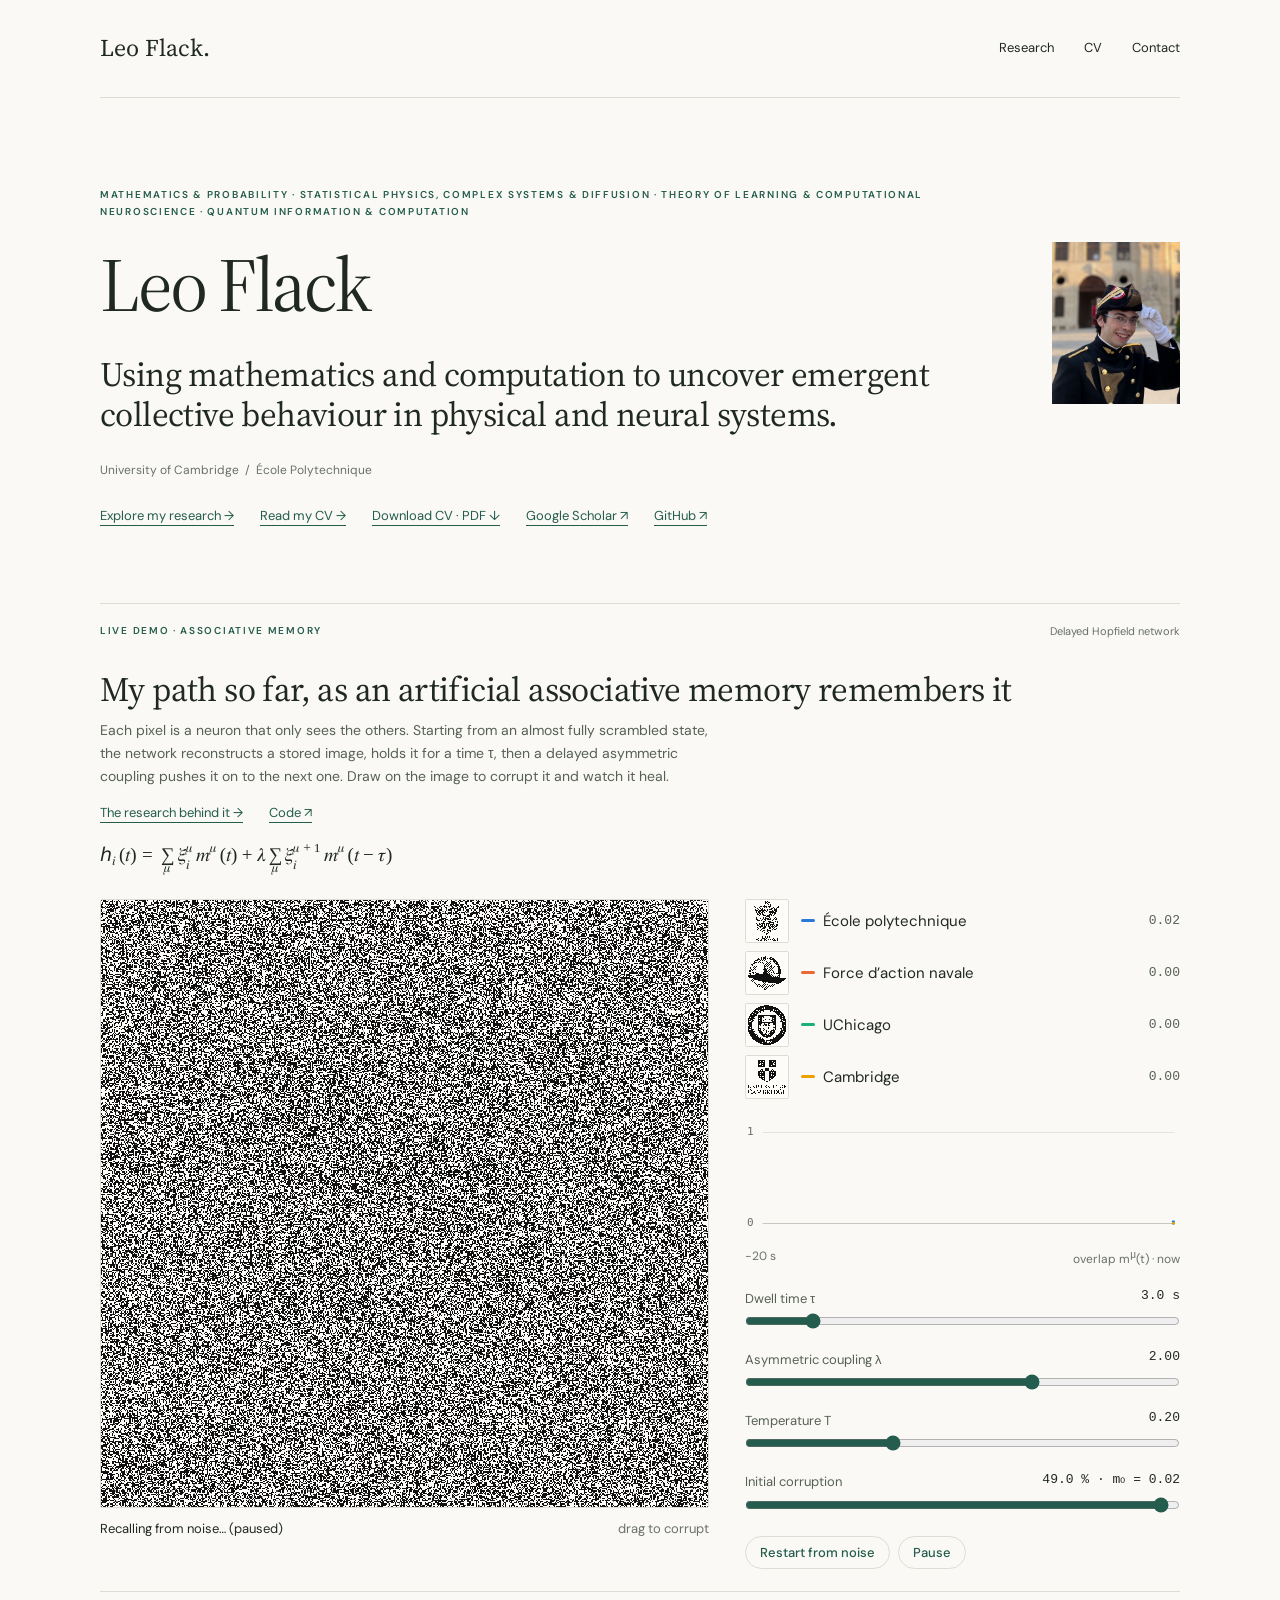
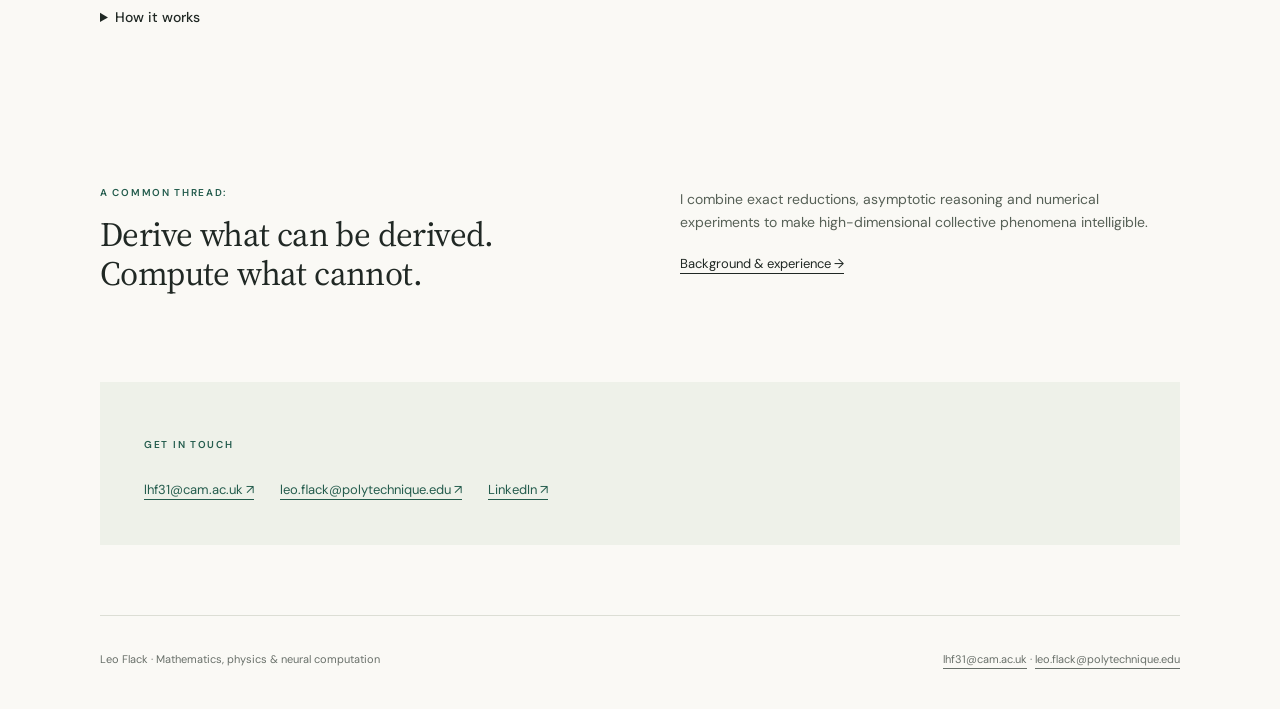
<file: index.html>
<!DOCTYPE html><html lang="en"><head><meta charSet="utf-8"/><meta name="viewport" content="width=device-width, initial-scale=1"/><link rel="preload" href="/leo-flack-portrait.jpg" as="image"/><link rel="stylesheet" href="/_next/static/css/index.B1SBXD-2.css" data-rsc-css-href="/_next/static/css/index.B1SBXD-2.css" data-precedence="vite-rsc/importer-resources"/><link rel="modulepreload" fetchPriority="low" href="/_next/static/chunks/index-D9K2POFD.js"/><script src="/_next/static/chunks/rolldown-runtime-C60lm6uB.js" type="module" async=""></script><script src="/_next/static/chunks/framework-BgSIrAUN.js" type="module" async=""></script><link rel="modulepreload" href="/_next/static/chunks/layout-segment-context-DqpqAu_x.js" crossorigin=""/><title>Leo Flack | Mathematics, Statistical Physics &amp; Neural Computation</title><meta name="description" content="Leo Flack is a mathematics student at the University of Cambridge and École Polytechnique working on probability, statistical physics, neural computation and quantum information."/><meta name="robots" content="index, follow"/><meta name="googlebot" content="index, follow, max-image-preview:large, max-snippet:-1, max-video-preview:-1"/><meta property="og:title" content="Leo Flack | Mathematics, Statistical Physics &amp; Neural Computation"/><meta property="og:description" content="Leo Flack is a mathematics student at the University of Cambridge and École Polytechnique working on probability, statistical physics, neural computation and quantum information."/><meta property="og:url" content="https://leof333.github.io"/><meta property="og:site_name" content="Leo Flack"/><meta property="og:type" content="website"/><meta name="twitter:card" content="summary"/><meta name="twitter:title" content="Leo Flack | Mathematics, Statistical Physics &amp; Neural Computation"/><meta name="twitter:description" content="Leo Flack is a mathematics student at the University of Cambridge and École Polytechnique working on probability, statistical physics, neural computation and quantum information."/><link rel="shortcut icon" href="/favicon.svg"/><link rel="icon" href="/favicon.svg"/><link rel="canonical" href="https://leof333.github.io"/><script>Object.assign(((self[Symbol.for("vinext.navigationRuntime")]??={bootstrap:{routeManifest:null},functions:{}}).bootstrap.rsc??={rsc:[]}),{params:{},nav:{"pathname":"/","searchParams":[]}})</script><link rel="modulepreload" href="/_next/static/chunks/index-D9K2POFD.js" />
</head><body><a class="skip" href="#main">Skip to content</a><header><a class="wordmark" href="/">Leo Flack.</a><nav aria-label="Main navigation"><a href="/research.html">Research</a><a href="/cv.html">CV</a><a href="/#contact">Contact</a></nav></header><script type="application/ld+json">{"@context":"https://schema.org","@type":"ProfilePage","@id":"https://leof333.github.io/#profile","url":"https://leof333.github.io/","name":"Leo Flack — Research Profile","mainEntity":{"@type":"Person","@id":"https://leof333.github.io/#leo-flack","name":"Leo Flack","url":"https://leof333.github.io/","image":"https://leof333.github.io/leo-flack-portrait.jpg","description":"Leo Flack is a mathematics student at the University of Cambridge and École Polytechnique working on probability, statistical physics, neural computation and quantum information.","affiliation":[{"@type":"CollegeOrUniversity","name":"University of Cambridge","url":"https://www.cam.ac.uk/"},{"@type":"CollegeOrUniversity","name":"École Polytechnique","url":"https://www.polytechnique.edu/"}],"sameAs":["https://github.com/leoF333","https://www.linkedin.com/in/leoflack/","https://scholar.google.com/citations?user=XdcAmPsAAAAJ&hl=fr&oi=ao"],"knowsAbout":["Probability","Statistical physics","Theory of learning","Computational neuroscience","Quantum information and computation"]}}</script><main id="main"><section class="intro"><div class="intro-copy"><p class="eyebrow">MATHEMATICS &amp; PROBABILITY · STATISTICAL PHYSICS, COMPLEX SYSTEMS &amp; DIFFUSION · THEORY OF LEARNING &amp; COMPUTATIONAL NEUROSCIENCE · QUANTUM INFORMATION &amp; COMPUTATION</p><h1>Leo Flack</h1><p class="lead">Using mathematics and computation to uncover emergent collective behaviour in physical and neural systems.</p><p class="affiliation">University of Cambridge  /  École Polytechnique</p><div class="links"><a href="/research.html">Explore my research →</a><a href="/cv.html">Read my CV →</a><a href="/documents/leo-flack-cv.pdf" download="Resume Leo Flack.pdf">Download CV · PDF ↓</a><a href="https://scholar.google.com/citations?user=XdcAmPsAAAAJ&amp;hl=fr&amp;oi=ao">Google Scholar ↗</a><a href="https://github.com/leoF333">GitHub ↗</a></div></div><figure class="portrait"><img src="/leo-flack-portrait.jpg" alt="Leo Flack" width="390" height="493"/></figure></section><div id="hopfield-demo-mount"></div><section class="about"><div><p class="eyebrow">A COMMON THREAD:</p><h2>Derive what can be derived.<br/>Compute what cannot.</h2></div><div><p>I combine exact reductions, asymptotic reasoning and numerical experiments to make high-dimensional collective phenomena intelligible.</p><a href="/cv.html">Background &amp; experience →</a></div></section><section id="contact" class="contact"><p class="eyebrow">GET IN TOUCH</p><div class="links"><a href="mailto:lhf31@cam.ac.uk">lhf31@cam.ac.uk ↗</a><a href="mailto:leo.flack@polytechnique.edu">leo.flack@polytechnique.edu ↗</a><a href="https://www.linkedin.com/in/leoflack/">LinkedIn ↗</a></div></section></main><footer><span>Leo Flack · Mathematics, physics &amp; neural computation</span><span><a href="mailto:lhf31@cam.ac.uk">lhf31@cam.ac.uk</a> · <a href="mailto:leo.flack@polytechnique.edu">leo.flack@polytechnique.edu</a></span></footer><script type="module" src="/_next/static/chunks/index-D9K2POFD.js" id="_R_" async=""></script><script>((self[Symbol.for("vinext.navigationRuntime")]??={bootstrap:{routeManifest:null},functions:{}}).bootstrap.rsc??={rsc:[]}).rsc.push("2:I[\"8c0f216c4604\",[],\"Children\",1]\n")</script><script>((self[Symbol.for("vinext.navigationRuntime")]??={bootstrap:{routeManifest:null},functions:{}}).bootstrap.rsc??={rsc:[]}).rsc.push("3:I[\"593f344dc510\",[],\"GlobalErrorBoundary\",1]\n")</script><script>((self[Symbol.for("vinext.navigationRuntime")]??={bootstrap:{routeManifest:null},functions:{}}).bootstrap.rsc??={rsc:[]}).rsc.push("4:I[\"0b874ad30386\",[],\"default\",1]\n")</script><script>((self[Symbol.for("vinext.navigationRuntime")]??={bootstrap:{routeManifest:null},functions:{}}).bootstrap.rsc??={rsc:[]}).rsc.push("5:I[\"593f344dc510\",[],\"ErrorBoundary\",1]\n")</script><script>((self[Symbol.for("vinext.navigationRuntime")]??={bootstrap:{routeManifest:null},functions:{}}).bootstrap.rsc??={rsc:[]}).rsc.push("6:I[\"15c18cfaeeff\",[],\"LayoutSegmentProvider\",1]\n")</script><script>((self[Symbol.for("vinext.navigationRuntime")]??={bootstrap:{routeManifest:null},functions:{}}).bootstrap.rsc??={rsc:[]}).rsc.push("7:I[\"8c0f216c4604\",[],\"Slot\",1]\n")</script><script>((self[Symbol.for("vinext.navigationRuntime")]??={bootstrap:{routeManifest:null},functions:{}}).bootstrap.rsc??={rsc:[]}).rsc.push("8:I[\"593f344dc510\",[],\"NotFoundBoundary\",1]\n")</script><script>((self[Symbol.for("vinext.navigationRuntime")]??={bootstrap:{routeManifest:null},functions:{}}).bootstrap.rsc??={rsc:[]}).rsc.push("9:I[\"9276801271d6\",[],\"AppRouterScrollTarget\",1]\n")</script><script>((self[Symbol.for("vinext.navigationRuntime")]??={bootstrap:{routeManifest:null},functions:{}}).bootstrap.rsc??={rsc:[]}).rsc.push("a:I[\"593f344dc510\",[],\"RedirectBoundary\",1]\n")</script><script>((self[Symbol.for("vinext.navigationRuntime")]??={bootstrap:{routeManifest:null},functions:{}}).bootstrap.rsc??={rsc:[]}).rsc.push(":HL[\"/_next/static/css/index.B1SBXD-2.css\",\"style\"     ]\n")</script><script>((self[Symbol.for("vinext.navigationRuntime")]??={bootstrap:{routeManifest:null},functions:{}}).bootstrap.rsc??={rsc:[]}).rsc.push("0:{\"__route\":\"route:/\",\"__interceptionContext\":null,\"__layoutIds\":[\"layout:/\"],\"__rootLayout\":\"/\",\"__sourcePage\":\"/page\",\"page:/\":\"$L1\",\"layout:/\":[[[[\"$\",\"link\",\"css:/_next/static/css/index.B1SBXD-2.css\",{\"rel\":\"stylesheet\",\"precedence\":\"vite-rsc/importer-resources\",\"href\":\"/_next/static/css/index.B1SBXD-2.css\",\"data-rsc-css-href\":\"/_next/static/css/index.B1SBXD-2.css\"}],\"$undefined\"],[\"$\",\"html\",null,{\"lang\":\"en\",\"children\":[\"$\",\"body\",null,{\"children\":[[\"$\",\"a\",null,{\"className\":\"skip\",\"href\":\"#main\",\"children\":\"Skip to content\"}],[\"$\",\"header\",null,{\"children\":[[\"$\",\"a\",null,{\"className\":\"wordmark\",\"href\":\"/\",\"children\":\"Leo Flack.\"}],[\"$\",\"nav\",null,{\"aria-label\":\"Main navigation\",\"children\":[[\"$\",\"a\",null,{\"href\":\"/research.html\",\"children\":\"Research\"}],[\"$\",\"a\",null,{\"href\":\"/cv.html\",\"children\":\"CV\"}],[\"$\",\"a\",null,{\"href\":\"/#contact\",\"children\":\"Contact\"}]]}]]}],[\"$\",\"$L2\",null,{}],[\"$\",\"footer\",null,{\"children\":[[\"$\",\"span\",null,{\"children\":\"Leo Flack · Mathematics, physics \u0026 neural computation\"}],[\"$\",\"span\",null,{\"children\":[[\"$\",\"a\",null,{\"href\":\"mailto:lhf31@cam.ac.uk\",\"children\":\"lhf31@cam.ac.uk\"}],\" · \",[\"$\",\"a\",null,{\"href\":\"mailto:leo.flack@polytechnique.edu\",\"children\":\"leo.flack@polytechnique.edu\"}]]}]]}]]}]}]],null],\"route:/\":[[[\"$\",\"meta\",null,{\"charSet\":\"utf-8\"}],[[\"$\",\"title\",\"0\",{\"children\":\"Leo Flack | Mathematics, Statistical Physics \u0026 Neural Computation\"}],[\"$\",\"meta\",\"1\",{\"name\":\"description\",\"content\":\"Leo Flack is a mathematics student at the University of Cambridge and École Polytechnique working on probability, statistical physics, neural computation and quantum information.\"}],[\"$\",\"meta\",\"2\",{\"name\":\"robots\",\"content\":\"index, follow\"}],[\"$\",\"meta\",\"3\",{\"name\":\"googlebot\",\"content\":\"index, follow, max-image-preview:large, max-snippet:-1, max-video-preview:-1\"}],[\"$\",\"meta\",\"4\",{\"property\":\"og:title\",\"content\":\"Leo Flack | Mathematics, Statistical Physics \u0026 Neural Computation\"}],[\"$\",\"meta\",\"5\",{\"property\":\"og:description\",\"content\":\"Leo Flack is a mathematics student at the University of Cambridge and École Polytechnique working on probability, statistical physics, neural computation and quantum information.\"}],[\"$\",\"meta\",\"6\",{\"property\":\"og:url\",\"content\":\"https://leof333.github.io\"}],[\"$\",\"meta\",\"7\",{\"property\":\"og:site_name\",\"content\":\"Leo Flack\"}],[\"$\",\"meta\",\"8\",{\"property\":\"og:type\",\"content\":\"website\"}],[\"$\",\"meta\",\"9\",{\"name\":\"twitter:card\",\"content\":\"summary\"}],[\"$\",\"meta\",\"10\",{\"name\":\"twitter:title\",\"content\":\"Leo Flack | Mathematics, Statistical Physics \u0026 Neural Computation\"}],[\"$\",\"meta\",\"11\",{\"name\":\"twitter:description\",\"content\":\"Leo Flack is a mathematics student at the University of Cambridge and École Polytechnique working on probability, statistical physics, neural computation and quantum information.\"}],[\"$\",\"link\",\"12\",{\"rel\":\"shortcut icon\",\"href\":\"/favicon.svg\"}],[\"$\",\"link\",\"13\",{\"rel\":\"icon\",\"href\":\"/favicon.svg\"}],[\"$\",\"link\",\"14\",{\"rel\":\"canonical\",\"href\":\"https://leof333.github.io\"}]],[[\"$\",\"meta\",\"0\",{\"name\":\"viewport\",\"content\":\"width=device-width, initial-scale=1\"}]]],[\"$\",\"$L3\",null,{\"fallback\":\"$4\",\"children\":[\"$\",\"$L5\",null,{\"fallback\":\"$4\",\"children\":[\"$\",\"$L6\",null,{\"providerId\":\"layout:/\",\"segmentMap\":{\"children\":[]},\"children\":[\"$\",\"$L7\",null,{\"id\":\"layout:/\",\"parallelSlots\":\"$undefined\",\"children\":[\"$\",\"$L8\",null,{\"resetKey\":\"\",\"fallback\":[\"$\",\"main\",null,{\"id\":\"main\",\"className\":\"detail\",\"children\":[[\"$\",\"p\",null,{\"className\":\"eyebrow\",\"children\":\"404\"}],[\"$\",\"h1\",null,{\"children\":\"Page not found.\"}],[\"$\",\"p\",null,{\"children\":[\"$\",\"a\",null,{\"href\":\"/\",\"children\":\"Return to the research homepage →\"}]}]]}],\"children\":[\"$\",\"$L8\",null,{\"resetKey\":\"\",\"fallback\":[\"$\",\"main\",null,{\"id\":\"main\",\"className\":\"detail\",\"children\":[[\"$\",\"p\",null,{\"className\":\"eyebrow\",\"children\":\"404\"}],[\"$\",\"h1\",null,{\"children\":\"Page not found.\"}],[\"$\",\"p\",null,{\"children\":[\"$\",\"a\",null,{\"href\":\"/\",\"children\":\"Return to the research homepage →\"}]}]]}],\"children\":[\"$\",\"$L9\",null,{\"children\":[\"$\",\"$La\",null,{\"children\":[[\"$\",\"$L6\",null,{\"providerId\":\"page:/\",\"segmentMap\":{\"children\":[\"__PAGE__\"]},\"children\":[\"$\",\"$L7\",null,{\"id\":\"page:/\"}]}],null]}]}]}]}]}]}]}]}],null,null],\"__layoutFlags\":{\"layout:/\":\"s\"},\"__artifactCompatibility\":{\"schemaVersion\":1,\"graphVersion\":\"app-route-graph:1177fd80f83fa7b0\",\"deploymentVersion\":\"716c0e6e-2c27-453c-b804-6c4b40044a8e\",\"appElementsSchemaVersion\":1,\"rscPayloadSchemaVersion\":1,\"rootBoundaryId\":\"/\",\"renderEpoch\":null},\"__renderObservation\":{\"schemaVersion\":1,\"output\":{\"kind\":\"app-rsc\",\"mountedSlotsFingerprint\":null,\"renderEpoch\":null,\"rootBoundaryId\":\"/\",\"routeId\":\"route:/\"},\"completeness\":\"partial\",\"boundaryOutcome\":{\"kind\":\"unknown\"},\"requestApis\":[{\"kind\":\"connection\",\"status\":\"unknown\"},{\"kind\":\"cookies\",\"status\":\"unknown\"},{\"kind\":\"draftMode\",\"status\":\"unknown\"},{\"kind\":\"headers\",\"status\":\"unknown\"},{\"kind\":\"params\",\"status\":\"unknown\"},{\"kind\":\"searchParams\",\"status\":\"unknown\"}],\"dynamicFetches\":[],\"cacheTags\":[\"/\",\"_N_T_/\",\"_N_T_/index\",\"_N_T_/layout\",\"_N_T_/page\"],\"pathTags\":[\"/\"],\"cacheability\":\"unknown\",\"downgrade\":{\"target\":\"freshRender\",\"reasons\":[{\"code\":\"CP_DOWNGRADE_CACHEABILITY_UNKNOWN\",\"target\":\"freshRender\"},{\"code\":\"CP_DOWNGRADE_INCOMPLETE_OBSERVATION\",\"completeness\":\"partial\",\"target\":\"freshRender\"},{\"code\":\"CP_DOWNGRADE_UNKNOWN_REQUEST_API\",\"requestApi\":\"connection\",\"target\":\"freshRender\"},{\"code\":\"CP_DOWNGRADE_UNKNOWN_REQUEST_API\",\"requestApi\":\"cookies\",\"target\":\"freshRender\"},{\"code\":\"CP_DOWNGRADE_UNKNOWN_REQUEST_API\",\"requestApi\":\"draftMode\",\"target\":\"freshRender\"},{\"code\":\"CP_DOWNGRADE_UNKNOWN_REQUEST_API\",\"requestApi\":\"headers\",\"target\":\"freshRender\"},{\"code\":\"CP_DOWNGRADE_UNKNOWN_REQUEST_API\",\"requestApi\":\"params\",\"target\":\"freshRender\"},{\"code\":\"CP_DOWNGRADE_UNKNOWN_REQUEST_API\",\"requestApi\":\"searchParams\",\"target\":\"freshRender\"}],\"fallback\":{\"kind\":\"breakerFallback\",\"code\":\"CP_PRIVATE_DYNAMIC_DOWNGRADE\",\"mode\":\"renderFresh\",\"scope\":\"affectedOutput\",\"fields\":{\"reasonCodes\":[\"CP_DOWNGRADE_CACHEABILITY_UNKNOWN\",\"CP_DOWNGRADE_INCOMPLETE_OBSERVATION\",\"CP_DOWNGRADE_UNKNOWN_REQUEST_API\",\"CP_DOWNGRADE_UNKNOWN_REQUEST_API\",\"CP_DOWNGRADE_UNKNOWN_REQUEST_API\",\"CP_DOWNGRADE_UNKNOWN_REQUEST_API\",\"CP_DOWNGRADE_UNKNOWN_REQUEST_API\",\"CP_DOWNGRADE_UNKNOWN_REQUEST_API\"],\"target\":\"freshRender\"}},\"isPublicCacheCandidate\":false}}}\n")</script><script>((self[Symbol.for("vinext.navigationRuntime")]??={bootstrap:{routeManifest:null},functions:{}}).bootstrap.rsc??={rsc:[]}).rsc.push(":HL[\"/leo-flack-portrait.jpg\",\"image\"]\n")</script><script>((self[Symbol.for("vinext.navigationRuntime")]??={bootstrap:{routeManifest:null},functions:{}}).bootstrap.rsc??={rsc:[]}).rsc.push("b:T424,")</script><script>((self[Symbol.for("vinext.navigationRuntime")]??={bootstrap:{routeManifest:null},functions:{}}).bootstrap.rsc??={rsc:[]}).rsc.push("{\"@context\":\"https://schema.org\",\"@type\":\"ProfilePage\",\"@id\":\"https://leof333.github.io/#profile\",\"url\":\"https://leof333.github.io/\",\"name\":\"Leo Flack — Research Profile\",\"mainEntity\":{\"@type\":\"Person\",\"@id\":\"https://leof333.github.io/#leo-flack\",\"name\":\"Leo Flack\",\"url\":\"https://leof333.github.io/\",\"image\":\"https://leof333.github.io/leo-flack-portrait.jpg\",\"description\":\"Leo Flack is a mathematics student at the University of Cambridge and École Polytechnique working on probability, statistical physics, neural computation and quantum information.\",\"affiliation\":[{\"@type\":\"CollegeOrUniversity\",\"name\":\"University of Cambridge\",\"url\":\"https://www.cam.ac.uk/\"},{\"@type\":\"CollegeOrUniversity\",\"name\":\"École Polytechnique\",\"url\":\"https://www.polytechnique.edu/\"}],\"sameAs\":[\"https://github.com/leoF333\",\"https://www.linkedin.com/in/leoflack/\",\"https://scholar.google.com/citations?user=XdcAmPsAAAAJ\u0026hl=fr\u0026oi=ao\"],\"knowsAbout\":[\"Probability\",\"Statistical physics\",\"Theory of learning\",\"Computational neuroscience\",\"Quantum information and computation\"]}}")</script><script>((self[Symbol.for("vinext.navigationRuntime")]??={bootstrap:{routeManifest:null},functions:{}}).bootstrap.rsc??={rsc:[]}).rsc.push("1:[[\"$\",\"script\",null,{\"type\":\"application/ld+json\",\"dangerouslySetInnerHTML\":{\"__html\":\"$b\"}}],[\"$\",\"main\",null,{\"id\":\"main\",\"children\":[[\"$\",\"section\",null,{\"className\":\"intro\",\"children\":[[\"$\",\"div\",null,{\"className\":\"intro-copy\",\"children\":[[\"$\",\"p\",null,{\"className\":\"eyebrow\",\"children\":\"MATHEMATICS & PROBABILITY · STATISTICAL PHYSICS, COMPLEX SYSTEMS & DIFFUSION · THEORY OF LEARNING & COMPUTATIONAL NEUROSCIENCE · QUANTUM INFORMATION & COMPUTATION\"}],[\"$\",\"h1\",null,{\"children\":\"Leo Flack\"}],[\"$\",\"p\",null,{\"className\":\"lead\",\"children\":\"Using mathematics and computation to uncover emergent collective behaviour in physical and neural systems.\"}],[\"$\",\"p\",null,{\"className\":\"affiliation\",\"children\":\"University of Cambridge  /  École Polytechnique\"}],[\"$\",\"div\",null,{\"className\":\"links\",\"children\":[[\"$\",\"a\",null,{\"href\":\"/research.html\",\"children\":\"Explore my research →\"}],[\"$\",\"a\",null,{\"href\":\"/cv.html\",\"children\":\"Read my CV →\"}],[\"$\",\"a\",null,{\"href\":\"/documents/leo-flack-cv.pdf\",\"download\":\"Resume Leo Flack.pdf\",\"children\":\"Download CV · PDF ↓\"}],[\"$\",\"a\",null,{\"href\":\"https://scholar.google.com/citations?user=XdcAmPsAAAAJ&hl=fr&oi=ao\",\"children\":\"Google Scholar ↗\"}],[\"$\",\"a\",null,{\"href\":\"https://github.com/leoF333\",\"children\":\"GitHub ↗\"}]]}]]}],[\"$\",\"figure\",null,{\"className\":\"portrait\",\"children\":[\"$\",\"img\",null,{\"src\":\"/leo-flack-portrait.jpg\",\"alt\":\"Leo Flack\",\"width\":\"390\",\"height\":\"493\"}]}]]}],[\"$\",\"div\",null,{\"id\":\"hopfield-demo-mount\",\"dangerouslySetInnerHTML\":{\"__html\":\"\"}}],\"$L11\",\"$L12\"]}]]\n")</script><script>((self[Symbol.for("vinext.navigationRuntime")]??={bootstrap:{routeManifest:null},functions:{}}).bootstrap.rsc??={rsc:[]}).rsc.push("11:[\"$\",\"section\",null,{\"className\":\"about\",\"children\":[[\"$\",\"div\",null,{\"children\":[[\"$\",\"p\",null,{\"className\":\"eyebrow\",\"children\":\"A COMMON THREAD:\"}],[\"$\",\"h2\",null,{\"children\":[\"Derive what can be derived.\",[\"$\",\"br\",null,{}],\"Compute what cannot.\"]}]]}],[\"$\",\"div\",null,{\"children\":[[\"$\",\"p\",null,{\"children\":\"I combine exact reductions, asymptotic reasoning and numerical experiments to make high-dimensional collective phenomena intelligible.\"}],[\"$\",\"a\",null,{\"href\":\"/cv.html\",\"children\":\"Background \u0026 experience →\"}]]}]]}]\n")</script><script>((self[Symbol.for("vinext.navigationRuntime")]??={bootstrap:{routeManifest:null},functions:{}}).bootstrap.rsc??={rsc:[]}).rsc.push("12:[\"$\",\"section\",null,{\"id\":\"contact\",\"className\":\"contact\",\"children\":[[\"$\",\"p\",null,{\"className\":\"eyebrow\",\"children\":\"GET IN TOUCH\"}],[\"$\",\"div\",null,{\"className\":\"links\",\"children\":[[\"$\",\"a\",null,{\"href\":\"mailto:lhf31@cam.ac.uk\",\"children\":\"lhf31@cam.ac.uk ↗\"}],[\"$\",\"a\",null,{\"href\":\"mailto:leo.flack@polytechnique.edu\",\"children\":\"leo.flack@polytechnique.edu ↗\"}],[\"$\",\"a\",null,{\"href\":\"https://www.linkedin.com/in/leoflack/\",\"children\":\"LinkedIn ↗\"}]]}]]}]\n")</script><script>Object.assign(((self[Symbol.for("vinext.navigationRuntime")]??={bootstrap:{routeManifest:null},functions:{}}).bootstrap.rsc??={rsc:[]}),{"initialCacheKind":"static"});((self[Symbol.for("vinext.navigationRuntime")]??={bootstrap:{routeManifest:null},functions:{}}).bootstrap.rsc??={rsc:[]}).done=true</script><script src="/hopfield-memory/demo.js" defer=""></script></body></html>
</file>
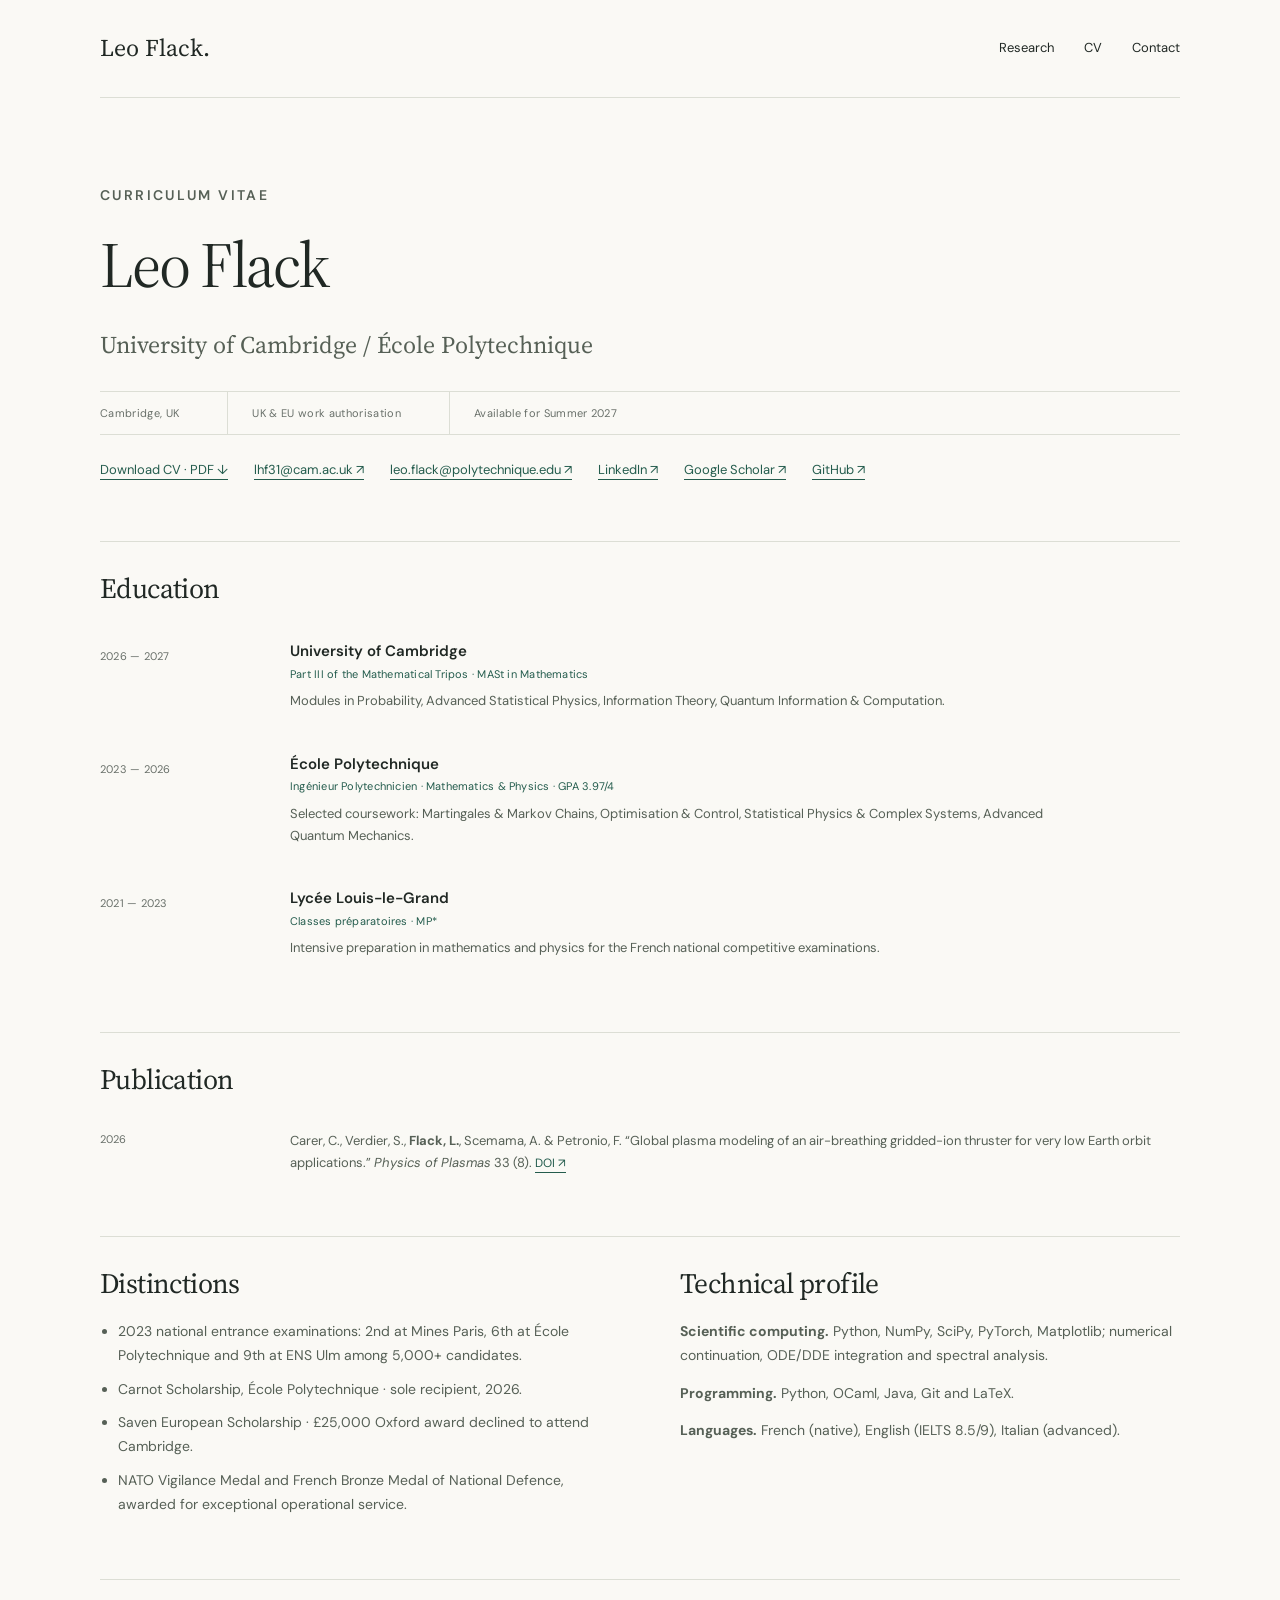
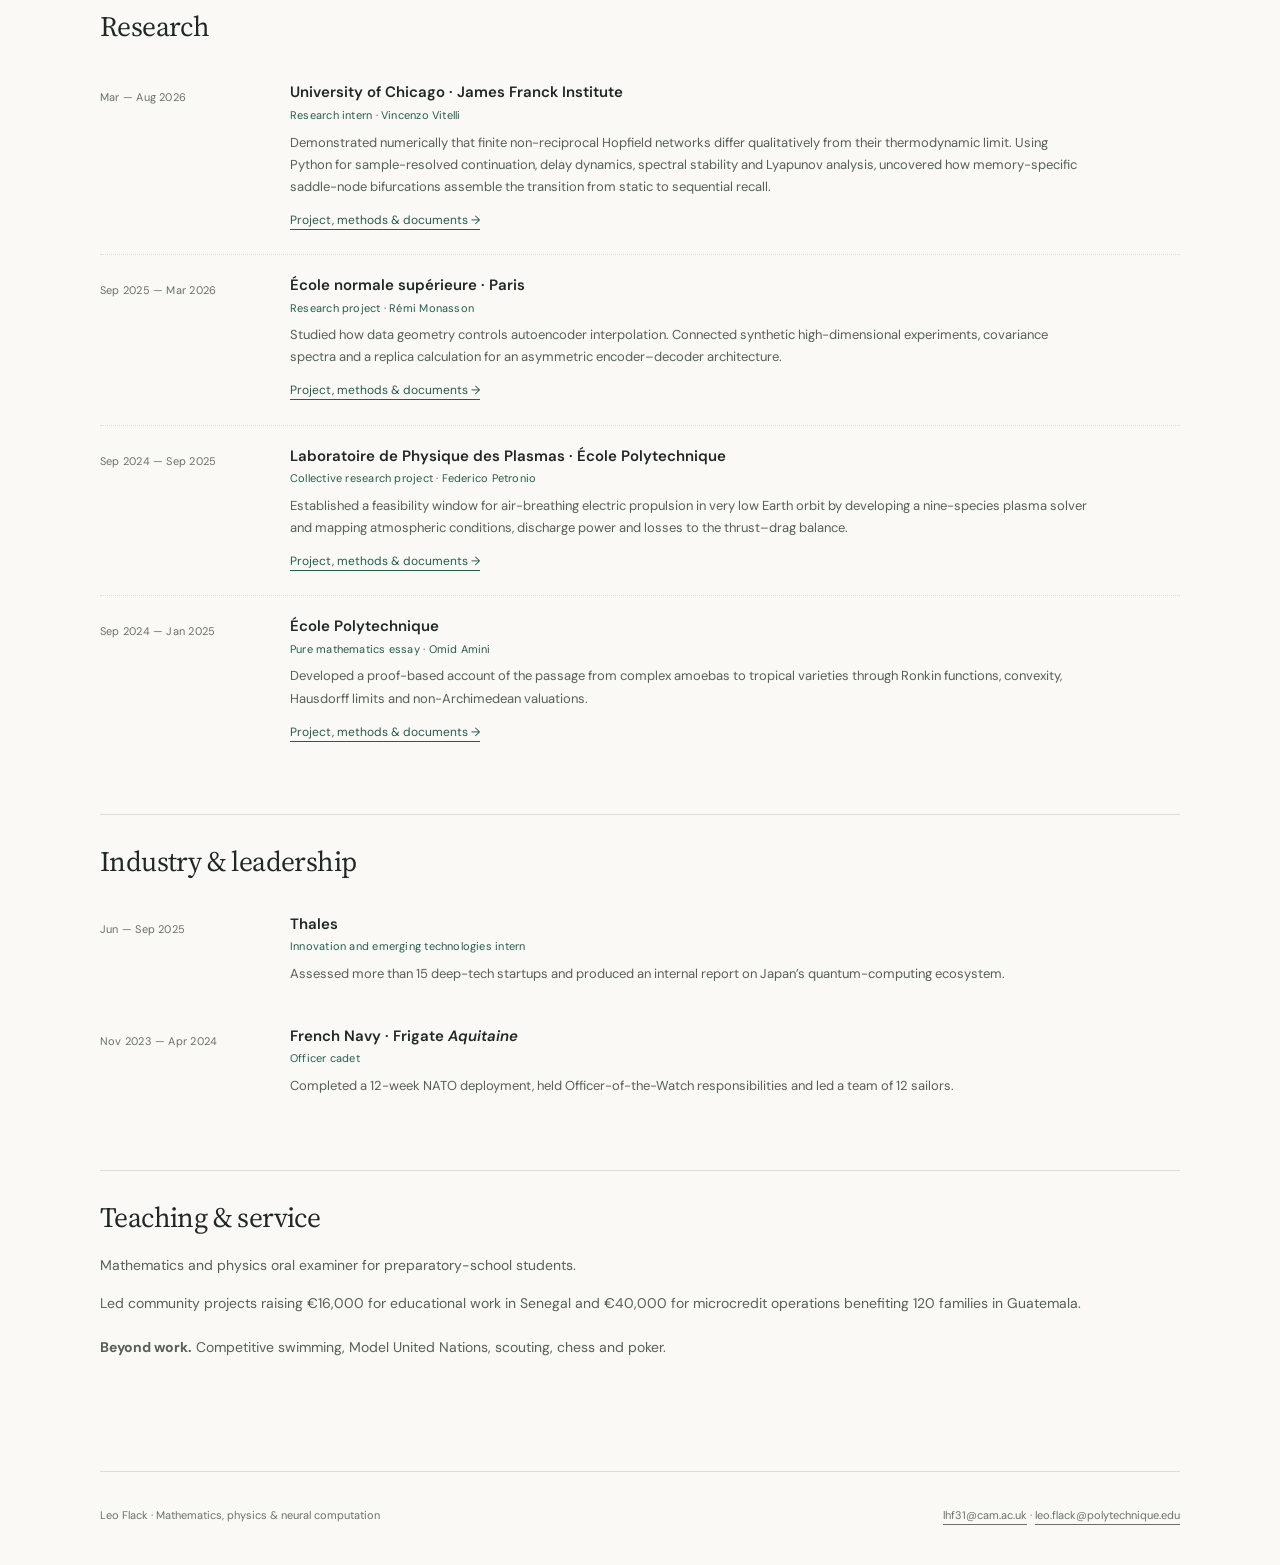
<file: cv.html>
<!DOCTYPE html><html lang="en"><head><meta charSet="utf-8"/><meta name="viewport" content="width=device-width, initial-scale=1"/><link rel="stylesheet" href="/_next/static/css/index.B1SBXD-2.css" data-rsc-css-href="/_next/static/css/index.B1SBXD-2.css" data-precedence="vite-rsc/importer-resources"/><link rel="modulepreload" fetchPriority="low" href="/_next/static/chunks/index-D9K2POFD.js"/><script src="/_next/static/chunks/rolldown-runtime-C60lm6uB.js" type="module" async=""></script><script src="/_next/static/chunks/framework-BgSIrAUN.js" type="module" async=""></script><link rel="modulepreload" href="/_next/static/chunks/layout-segment-context-DqpqAu_x.js" crossorigin=""/><title>CV | Leo Flack</title><meta name="description" content="Education, research, publications, distinctions and technical experience of Leo Flack."/><meta name="robots" content="index, follow"/><meta name="googlebot" content="index, follow, max-image-preview:large, max-snippet:-1, max-video-preview:-1"/><meta property="og:title" content="CV | Leo Flack"/><meta property="og:description" content="Education, research, publications, distinctions and technical experience of Leo Flack."/><meta property="og:url" content="https://leof333.github.io/cv.html"/><meta property="og:site_name" content="Leo Flack"/><meta property="og:type" content="website"/><meta name="twitter:card" content="summary"/><meta name="twitter:title" content="CV | Leo Flack"/><meta name="twitter:description" content="Education, research, publications, distinctions and technical experience of Leo Flack."/><link rel="shortcut icon" href="/favicon.svg"/><link rel="icon" href="/favicon.svg"/><link rel="canonical" href="https://leof333.github.io/cv.html"/><script>Object.assign(((self[Symbol.for("vinext.navigationRuntime")]??={bootstrap:{routeManifest:null},functions:{}}).bootstrap.rsc??={rsc:[]}),{params:{},nav:{"pathname":"/cv","searchParams":[]}})</script><link rel="modulepreload" href="/_next/static/chunks/index-D9K2POFD.js" />
</head><body><a class="skip" href="#main">Skip to content</a><header><a class="wordmark" href="/">Leo Flack.</a><nav aria-label="Main navigation"><a href="/research.html">Research</a><a href="/cv.html">CV</a><a href="/#contact">Contact</a></nav></header><main id="main" class="cv"><section class="cv-hero"><p class="eyebrow">CURRICULUM VITAE</p><h1>Leo Flack</h1><p class="cv-intro">University of Cambridge / École Polytechnique</p><div class="cv-facts" aria-label="Current profile"><span>Cambridge, UK</span><span>UK &amp; EU work authorisation</span><span>Available for Summer 2027</span></div><div class="links"><a href="/documents/leo-flack-cv.pdf" download="Resume Leo Flack.pdf">Download CV · PDF ↓</a><a href="mailto:lhf31@cam.ac.uk">lhf31@cam.ac.uk ↗</a><a href="mailto:leo.flack@polytechnique.edu">leo.flack@polytechnique.edu ↗</a><a href="https://www.linkedin.com/in/leoflack/">LinkedIn ↗</a><a href="https://scholar.google.com/citations?user=XdcAmPsAAAAJ&amp;hl=fr&amp;oi=ao">Google Scholar ↗</a><a href="https://github.com/leoF333">GitHub ↗</a></div></section><section><h2>Education</h2><div class="cv-row"><span>2026 — 2027</span><div><h3>University of Cambridge</h3><p class="cv-role">Part III of the Mathematical Tripos · MASt in Mathematics</p><p>Modules in Probability, Advanced Statistical Physics, Information Theory, Quantum Information &amp; Computation.</p></div></div><div class="cv-row"><span>2023 — 2026</span><div><h3>École Polytechnique</h3><p class="cv-role">Ingénieur Polytechnicien · Mathematics &amp; Physics · GPA 3.97/4</p><p>Selected coursework: Martingales &amp; Markov Chains, Optimisation &amp; Control, Statistical Physics &amp; Complex Systems, Advanced Quantum Mechanics.</p></div></div><div class="cv-row"><span>2021 — 2023</span><div><h3>Lycée Louis-le-Grand</h3><p class="cv-role">Classes préparatoires · MP*</p><p>Intensive preparation in mathematics and physics for the French national competitive examinations.</p></div></div></section><section><h2>Publication</h2><div class="cv-publication"><span>2026</span><p>Carer, C., Verdier, S., <strong>Flack, L.</strong>, Scemama, A. &amp; Petronio, F. “Global plasma modeling of an air-breathing gridded-ion thruster for very low Earth orbit applications.” <em>Physics of Plasmas</em> 33 (8). <a href="https://doi.org/10.1063/5.0327675">DOI ↗</a></p></div></section><section class="cv-columns"><div><h2>Distinctions</h2><ul class="plain-list"><li>2023 national entrance examinations: 2nd at Mines Paris, 6th at École Polytechnique and 9th at ENS Ulm among 5,000+ candidates.</li><li>Carnot Scholarship, École Polytechnique · sole recipient, 2026.</li><li>Saven European Scholarship · £25,000 Oxford award declined to attend Cambridge.</li><li>NATO Vigilance Medal and French Bronze Medal of National Defence, awarded for exceptional operational service.</li></ul></div><div><h2>Technical profile</h2><p><strong>Scientific computing.</strong> Python, NumPy, SciPy, PyTorch, Matplotlib; numerical continuation, ODE/DDE integration and spectral analysis.</p><p><strong>Programming.</strong> Python, OCaml, Java, Git and LaTeX.</p><p><strong>Languages.</strong> French (native), English (IELTS 8.5/9), Italian (advanced).</p></div></section><section><h2>Research</h2><div class="cv-row cv-research"><span>Mar — Aug 2026</span><div><h3>University of Chicago · James Franck Institute</h3><p class="cv-role">Research intern · Vincenzo Vitelli</p><p>Demonstrated numerically that finite non-reciprocal Hopfield networks differ qualitatively from their thermodynamic limit. Using Python for sample-resolved continuation, delay dynamics, spectral stability and Lyapunov analysis, uncovered how memory-specific saddle-node bifurcations assemble the transition from static to sequential recall.</p><a href="/research/hopfield.html">Project, methods &amp; documents →</a></div></div><div class="cv-row cv-research"><span>Sep 2025 — Mar 2026</span><div><h3>École normale supérieure · Paris</h3><p class="cv-role">Research project · Rémi Monasson</p><p>Studied how data geometry controls autoencoder interpolation. Connected synthetic high-dimensional experiments, covariance spectra and a replica calculation for an asymmetric encoder–decoder architecture.</p><a href="/research/learning.html">Project, methods &amp; documents →</a></div></div><div class="cv-row cv-research"><span>Sep 2024 — Sep 2025</span><div><h3>Laboratoire de Physique des Plasmas · École Polytechnique</h3><p class="cv-role">Collective research project · Federico Petronio</p><p>Established a feasibility window for air-breathing electric propulsion in very low Earth orbit by developing a nine-species plasma solver and mapping atmospheric conditions, discharge power and losses to the thrust–drag balance.</p><a href="/research/plasma.html">Project, methods &amp; documents →</a></div></div><div class="cv-row cv-research"><span>Sep 2024 — Jan 2025</span><div><h3>École Polytechnique</h3><p class="cv-role">Pure mathematics essay · Omid Amini</p><p>Developed a proof-based account of the passage from complex amoebas to tropical varieties through Ronkin functions, convexity, Hausdorff limits and non-Archimedean valuations.</p><a href="/research/tropical.html">Project, methods &amp; documents →</a></div></div></section><section><h2>Industry &amp; leadership</h2><div class="cv-row"><span>Jun — Sep 2025</span><div><h3>Thales</h3><p class="cv-role">Innovation and emerging technologies intern</p><p>Assessed more than 15 deep-tech startups and produced an internal report on Japan’s quantum-computing ecosystem.</p></div></div><div class="cv-row"><span>Nov 2023 — Apr 2024</span><div><h3>French Navy · Frigate <em>Aquitaine</em></h3><p class="cv-role">Officer cadet</p><p>Completed a 12-week NATO deployment, held Officer-of-the-Watch responsibilities and led a team of 12 sailors.</p></div></div></section><section><h2>Teaching &amp; service</h2><p>Mathematics and physics oral examiner for preparatory-school students.</p><p>Led community projects raising €16,000 for educational work in Senegal and €40,000 for microcredit operations benefiting 120 families in Guatemala.</p><p class="cv-interests"><strong>Beyond work.</strong> Competitive swimming, Model United Nations, scouting, chess and poker.</p></section></main><footer><span>Leo Flack · Mathematics, physics &amp; neural computation</span><span><a href="mailto:lhf31@cam.ac.uk">lhf31@cam.ac.uk</a> · <a href="mailto:leo.flack@polytechnique.edu">leo.flack@polytechnique.edu</a></span></footer><script type="module" src="/_next/static/chunks/index-D9K2POFD.js" id="_R_" async=""></script><script>((self[Symbol.for("vinext.navigationRuntime")]??={bootstrap:{routeManifest:null},functions:{}}).bootstrap.rsc??={rsc:[]}).rsc.push("2:I[\"8c0f216c4604\",[],\"Children\",1]\n")</script><script>((self[Symbol.for("vinext.navigationRuntime")]??={bootstrap:{routeManifest:null},functions:{}}).bootstrap.rsc??={rsc:[]}).rsc.push("3:I[\"593f344dc510\",[],\"GlobalErrorBoundary\",1]\n")</script><script>((self[Symbol.for("vinext.navigationRuntime")]??={bootstrap:{routeManifest:null},functions:{}}).bootstrap.rsc??={rsc:[]}).rsc.push("4:I[\"0b874ad30386\",[],\"default\",1]\n")</script><script>((self[Symbol.for("vinext.navigationRuntime")]??={bootstrap:{routeManifest:null},functions:{}}).bootstrap.rsc??={rsc:[]}).rsc.push("5:I[\"593f344dc510\",[],\"ErrorBoundary\",1]\n")</script><script>((self[Symbol.for("vinext.navigationRuntime")]??={bootstrap:{routeManifest:null},functions:{}}).bootstrap.rsc??={rsc:[]}).rsc.push("6:I[\"15c18cfaeeff\",[],\"LayoutSegmentProvider\",1]\n")</script><script>((self[Symbol.for("vinext.navigationRuntime")]??={bootstrap:{routeManifest:null},functions:{}}).bootstrap.rsc??={rsc:[]}).rsc.push("7:I[\"8c0f216c4604\",[],\"Slot\",1]\n")</script><script>((self[Symbol.for("vinext.navigationRuntime")]??={bootstrap:{routeManifest:null},functions:{}}).bootstrap.rsc??={rsc:[]}).rsc.push("8:I[\"593f344dc510\",[],\"NotFoundBoundary\",1]\n")</script><script>((self[Symbol.for("vinext.navigationRuntime")]??={bootstrap:{routeManifest:null},functions:{}}).bootstrap.rsc??={rsc:[]}).rsc.push("9:I[\"9276801271d6\",[],\"AppRouterScrollTarget\",1]\n")</script><script>((self[Symbol.for("vinext.navigationRuntime")]??={bootstrap:{routeManifest:null},functions:{}}).bootstrap.rsc??={rsc:[]}).rsc.push("a:I[\"593f344dc510\",[],\"RedirectBoundary\",1]\n")</script><script>((self[Symbol.for("vinext.navigationRuntime")]??={bootstrap:{routeManifest:null},functions:{}}).bootstrap.rsc??={rsc:[]}).rsc.push(":HL[\"/_next/static/css/index.B1SBXD-2.css\",\"style\"     ]\n")</script><script>((self[Symbol.for("vinext.navigationRuntime")]??={bootstrap:{routeManifest:null},functions:{}}).bootstrap.rsc??={rsc:[]}).rsc.push("0:{\"__route\":\"route:/cv\",\"__interceptionContext\":null,\"__layoutIds\":[\"layout:/\"],\"__rootLayout\":\"/\",\"__sourcePage\":\"/cv/page\",\"page:/cv\":\"$L1\",\"layout:/\":[[[[\"$\",\"link\",\"css:/_next/static/css/index.B1SBXD-2.css\",{\"rel\":\"stylesheet\",\"precedence\":\"vite-rsc/importer-resources\",\"href\":\"/_next/static/css/index.B1SBXD-2.css\",\"data-rsc-css-href\":\"/_next/static/css/index.B1SBXD-2.css\"}],\"$undefined\"],[\"$\",\"html\",null,{\"lang\":\"en\",\"children\":[\"$\",\"body\",null,{\"children\":[[\"$\",\"a\",null,{\"className\":\"skip\",\"href\":\"#main\",\"children\":\"Skip to content\"}],[\"$\",\"header\",null,{\"children\":[[\"$\",\"a\",null,{\"className\":\"wordmark\",\"href\":\"/\",\"children\":\"Leo Flack.\"}],[\"$\",\"nav\",null,{\"aria-label\":\"Main navigation\",\"children\":[[\"$\",\"a\",null,{\"href\":\"/research.html\",\"children\":\"Research\"}],[\"$\",\"a\",null,{\"href\":\"/cv.html\",\"children\":\"CV\"}],[\"$\",\"a\",null,{\"href\":\"/#contact\",\"children\":\"Contact\"}]]}]]}],[\"$\",\"$L2\",null,{}],[\"$\",\"footer\",null,{\"children\":[[\"$\",\"span\",null,{\"children\":\"Leo Flack · Mathematics, physics \u0026 neural computation\"}],[\"$\",\"span\",null,{\"children\":[[\"$\",\"a\",null,{\"href\":\"mailto:lhf31@cam.ac.uk\",\"children\":\"lhf31@cam.ac.uk\"}],\" · \",[\"$\",\"a\",null,{\"href\":\"mailto:leo.flack@polytechnique.edu\",\"children\":\"leo.flack@polytechnique.edu\"}]]}]]}]]}]}]],null],\"route:/cv\":[[[\"$\",\"meta\",null,{\"charSet\":\"utf-8\"}],[[\"$\",\"title\",\"0\",{\"children\":\"CV | Leo Flack\"}],[\"$\",\"meta\",\"1\",{\"name\":\"description\",\"content\":\"Education, research, publications, distinctions and technical experience of Leo Flack.\"}],[\"$\",\"meta\",\"2\",{\"name\":\"robots\",\"content\":\"index, follow\"}],[\"$\",\"meta\",\"3\",{\"name\":\"googlebot\",\"content\":\"index, follow, max-image-preview:large, max-snippet:-1, max-video-preview:-1\"}],[\"$\",\"meta\",\"4\",{\"property\":\"og:title\",\"content\":\"CV | Leo Flack\"}],[\"$\",\"meta\",\"5\",{\"property\":\"og:description\",\"content\":\"Education, research, publications, distinctions and technical experience of Leo Flack.\"}],[\"$\",\"meta\",\"6\",{\"property\":\"og:url\",\"content\":\"https://leof333.github.io/cv.html\"}],[\"$\",\"meta\",\"7\",{\"property\":\"og:site_name\",\"content\":\"Leo Flack\"}],[\"$\",\"meta\",\"8\",{\"property\":\"og:type\",\"content\":\"website\"}],[\"$\",\"meta\",\"9\",{\"name\":\"twitter:card\",\"content\":\"summary\"}],[\"$\",\"meta\",\"10\",{\"name\":\"twitter:title\",\"content\":\"CV | Leo Flack\"}],[\"$\",\"meta\",\"11\",{\"name\":\"twitter:description\",\"content\":\"Education, research, publications, distinctions and technical experience of Leo Flack.\"}],[\"$\",\"link\",\"12\",{\"rel\":\"shortcut icon\",\"href\":\"/favicon.svg\"}],[\"$\",\"link\",\"13\",{\"rel\":\"icon\",\"href\":\"/favicon.svg\"}],[\"$\",\"link\",\"14\",{\"rel\":\"canonical\",\"href\":\"https://leof333.github.io/cv.html\"}]],[[\"$\",\"meta\",\"0\",{\"name\":\"viewport\",\"content\":\"width=device-width, initial-scale=1\"}]]],[\"$\",\"$L3\",null,{\"fallback\":\"$4\",\"children\":[\"$\",\"$L5\",null,{\"fallback\":\"$4\",\"children\":[\"$\",\"$L6\",null,{\"providerId\":\"layout:/\",\"segmentMap\":{\"children\":[\"cv\"]},\"children\":[\"$\",\"$L7\",null,{\"id\":\"layout:/\",\"parallelSlots\":\"$undefined\",\"children\":[\"$\",\"$L8\",null,{\"resetKey\":\"cv\",\"fallback\":[\"$\",\"main\",null,{\"id\":\"main\",\"className\":\"detail\",\"children\":[[\"$\",\"p\",null,{\"className\":\"eyebrow\",\"children\":\"404\"}],[\"$\",\"h1\",null,{\"children\":\"Page not found.\"}],[\"$\",\"p\",null,{\"children\":[\"$\",\"a\",null,{\"href\":\"/\",\"children\":\"Return to the research homepage →\"}]}]]}],\"children\":[\"$\",\"$L8\",null,{\"resetKey\":\"[\\\"cv\\\"]\",\"fallback\":[\"$\",\"main\",null,{\"id\":\"main\",\"className\":\"detail\",\"children\":[[\"$\",\"p\",null,{\"className\":\"eyebrow\",\"children\":\"404\"}],[\"$\",\"h1\",null,{\"children\":\"Page not found.\"}],[\"$\",\"p\",null,{\"children\":[\"$\",\"a\",null,{\"href\":\"/\",\"children\":\"Return to the research homepage →\"}]}]]}],\"children\":[\"$\",\"$L9\",null,{\"children\":[\"$\",\"$La\",null,{\"children\":[[\"$\",\"$L6\",null,{\"providerId\":\"page:/cv\",\"segmentMap\":{\"children\":[\"__PAGE__\"]},\"children\":[\"$\",\"$L7\",null,{\"id\":\"page:/cv\"}]}],null]}]}]}]}]}]}]}]}],null,null],\"__layoutFlags\":{\"layout:/\":\"s\"},\"__artifactCompatibility\":{\"schemaVersion\":1,\"graphVersion\":\"app-route-graph:6347e6c7f06a2ab4\",\"deploymentVersion\":\"716c0e6e-2c27-453c-b804-6c4b40044a8e\",\"appElementsSchemaVersion\":1,\"rscPayloadSchemaVersion\":1,\"rootBoundaryId\":\"/\",\"renderEpoch\":null},\"__renderObservation\":{\"schemaVersion\":1,\"output\":{\"kind\":\"app-rsc\",\"mountedSlotsFingerprint\":null,\"renderEpoch\":null,\"rootBoundaryId\":\"/\",\"routeId\":\"route:/cv\"},\"completeness\":\"partial\",\"boundaryOutcome\":{\"kind\":\"unknown\"},\"requestApis\":[{\"kind\":\"connection\",\"status\":\"unknown\"},{\"kind\":\"cookies\",\"status\":\"unknown\"},{\"kind\":\"draftMode\",\"status\":\"unknown\"},{\"kind\":\"headers\",\"status\":\"unknown\"},{\"kind\":\"params\",\"status\":\"unknown\"},{\"kind\":\"searchParams\",\"status\":\"unknown\"}],\"dynamicFetches\":[],\"cacheTags\":[\"/cv\",\"_N_T_/cv\",\"_N_T_/cv/layout\",\"_N_T_/cv/page\",\"_N_T_/layout\"],\"pathTags\":[\"/cv\"],\"cacheability\":\"unknown\",\"downgrade\":{\"target\":\"freshRender\",\"reasons\":[{\"code\":\"CP_DOWNGRADE_CACHEABILITY_UNKNOWN\",\"target\":\"freshRender\"},{\"code\":\"CP_DOWNGRADE_INCOMPLETE_OBSERVATION\",\"completeness\":\"partial\",\"target\":\"freshRender\"},{\"code\":\"CP_DOWNGRADE_UNKNOWN_REQUEST_API\",\"requestApi\":\"connection\",\"target\":\"freshRender\"},{\"code\":\"CP_DOWNGRADE_UNKNOWN_REQUEST_API\",\"requestApi\":\"cookies\",\"target\":\"freshRender\"},{\"code\":\"CP_DOWNGRADE_UNKNOWN_REQUEST_API\",\"requestApi\":\"draftMode\",\"target\":\"freshRender\"},{\"code\":\"CP_DOWNGRADE_UNKNOWN_REQUEST_API\",\"requestApi\":\"headers\",\"target\":\"freshRender\"},{\"code\":\"CP_DOWNGRADE_UNKNOWN_REQUEST_API\",\"requestApi\":\"params\",\"target\":\"freshRender\"},{\"code\":\"CP_DOWNGRADE_UNKNOWN_REQUEST_API\",\"requestApi\":\"searchParams\",\"target\":\"freshRender\"}],\"fallback\":{\"kind\":\"breakerFallback\",\"code\":\"CP_PRIVATE_DYNAMIC_DOWNGRADE\",\"mode\":\"renderFresh\",\"scope\":\"affectedOutput\",\"fields\":{\"reasonCodes\":[\"CP_DOWNGRADE_CACHEABILITY_UNKNOWN\",\"CP_DOWNGRADE_INCOMPLETE_OBSERVATION\",\"CP_DOWNGRADE_UNKNOWN_REQUEST_API\",\"CP_DOWNGRADE_UNKNOWN_REQUEST_API\",\"CP_DOWNGRADE_UNKNOWN_REQUEST_API\",\"CP_DOWNGRADE_UNKNOWN_REQUEST_API\",\"CP_DOWNGRADE_UNKNOWN_REQUEST_API\",\"CP_DOWNGRADE_UNKNOWN_REQUEST_API\"],\"target\":\"freshRender\"}},\"isPublicCacheCandidate\":false}}}\n")</script><script>((self[Symbol.for("vinext.navigationRuntime")]??={bootstrap:{routeManifest:null},functions:{}}).bootstrap.rsc??={rsc:[]}).rsc.push("1:[\"$\",\"main\",null,{\"id\":\"main\",\"className\":\"cv\",\"children\":[[\"$\",\"section\",null,{\"className\":\"cv-hero\",\"children\":[[\"$\",\"p\",null,{\"className\":\"eyebrow\",\"children\":\"CURRICULUM VITAE\"}],[\"$\",\"h1\",null,{\"children\":\"Leo Flack\"}],[\"$\",\"p\",null,{\"className\":\"cv-intro\",\"children\":\"University of Cambridge / École Polytechnique\"}],[\"$\",\"div\",null,{\"className\":\"cv-facts\",\"aria-label\":\"Current profile\",\"children\":[[\"$\",\"span\",null,{\"children\":\"Cambridge, UK\"}],[\"$\",\"span\",null,{\"children\":\"UK \u0026 EU work authorisation\"}],[\"$\",\"span\",null,{\"children\":\"Available for Summer 2027\"}]]}],[\"$\",\"div\",null,{\"className\":\"links\",\"children\":[[\"$\",\"a\",null,{\"href\":\"/documents/leo-flack-cv.pdf\",\"download\":\"Resume Leo Flack.pdf\",\"children\":\"Download CV · PDF ↓\"}],[\"$\",\"a\",null,{\"href\":\"mailto:lhf31@cam.ac.uk\",\"children\":\"lhf31@cam.ac.uk ↗\"}],[\"$\",\"a\",null,{\"href\":\"mailto:leo.flack@polytechnique.edu\",\"children\":\"leo.flack@polytechnique.edu ↗\"}],[\"$\",\"a\",null,{\"href\":\"https://www.linkedin.com/in/leoflack/\",\"children\":\"LinkedIn ↗\"}],[\"$\",\"a\",null,{\"href\":\"https://scholar.google.com/citations?user=XdcAmPsAAAAJ\u0026hl=fr\u0026oi=ao\",\"children\":\"Google Scholar ↗\"}],[\"$\",\"a\",null,{\"href\":\"https://github.com/leoF333\",\"children\":\"GitHub ↗\"}]]}]]}],[\"$\",\"section\",null,{\"children\":[[\"$\",\"h2\",null,{\"children\":\"Education\"}],[\"$\",\"div\",null,{\"className\":\"cv-row\",\"children\":[[\"$\",\"span\",null,{\"children\":\"2026 — 2027\"}],[\"$\",\"div\",null,{\"children\":[[\"$\",\"h3\",null,{\"children\":\"University of Cambridge\"}],[\"$\",\"p\",null,{\"className\":\"cv-role\",\"children\":\"Part III of the Mathematical Tripos · MASt in Mathematics\"}],[\"$\",\"p\",null,{\"children\":\"Modules in Probability, Advanced Statistical Physics, Information Theory, Quantum Information \u0026 Computation.\"}]]}]]}],[\"$\",\"div\",null,{\"className\":\"cv-row\",\"children\":[[\"$\",\"span\",null,{\"children\":\"2023 — 2026\"}],[\"$\",\"div\",null,{\"children\":[[\"$\",\"h3\",null,{\"children\":\"École Polytechnique\"}],[\"$\",\"p\",null,{\"className\":\"cv-role\",\"children\":\"Ingénieur Polytechnicien · Mathematics \u0026 Physics · GPA 3.97/4\"}],[\"$\",\"p\",null,{\"children\":\"Selected coursework: Martingales \u0026 Markov Chains, Optimisation \u0026 Control, Statistical Physics \u0026 Complex Systems, Advanced Quantum Mechanics.\"}]]}]]}],[\"$\",\"div\",null,{\"className\":\"cv-row\",\"children\":[[\"$\",\"span\",null,{\"children\":\"2021 — 2023\"}],[\"$\",\"div\",null,{\"children\":[[\"$\",\"h3\",null,{\"children\":\"Lycée Louis-le-Grand\"}],[\"$\",\"p\",null,{\"className\":\"cv-role\",\"children\":\"Classes préparatoires · MP*\"}],[\"$\",\"p\",null,{\"children\":\"Intensive preparation in mathematics and physics for the French national competitive examinations.\"}]]}]]}]]}],[\"$\",\"section\",null,{\"children\":[[\"$\",\"h2\",null,{\"children\":\"Publication\"}],[\"$\",\"div\",null,{\"className\":\"cv-publication\",\"children\":[[\"$\",\"span\",null,{\"children\":\"2026\"}],[\"$\",\"p\",null,{\"children\":[\"Carer, C., Verdier, S., \",[\"$\",\"strong\",null,{\"children\":\"Flack, L.\"}],\", Scemama, A. \u0026 Petronio, F. “Global plasma modeling of an air-breathing gridded-ion thruster for very low Earth orbit applications.” \",[\"$\",\"em\",null,{\"children\":\"Physics of Plasmas\"}],\" 33 (8). \",[\"$\",\"a\",null,{\"href\":\"https://doi.org/10.1063/5.0327675\",\"children\":\"DOI ↗\"}]]}]]}]]}],[\"$\",\"section\",null,{\"className\":\"cv-columns\",\"children\":[[\"$\",\"div\",null,{\"children\":[[\"$\",\"h2\",null,{\"children\":\"Distinctions\"}],[\"$\",\"ul\",null,{\"className\":\"plain-list\",\"children\":[[\"$\",\"li\",null,{\"children\":\"2023 national entrance examinations: 2nd at Mines Paris, 6th at École Polytechnique and 9th at ENS Ulm among 5,000+ candidates.\"}],[\"$\",\"li\",null,{\"children\":\"Carnot Scholarship, École Polytechnique · sole recipient, 2026.\"}],[\"$\",\"li\",null,{\"children\":\"Saven European Scholarship · £25,000 Oxford award declined to attend Cambridge.\"}],[\"$\",\"li\",null,{\"children\":\"NATO Vigilance Medal and French Bronze Medal of National Defence, awarded for exceptional operational service.\"}]]}]]}],[\"$\",\"div\",null,{\"children\":[[\"$\",\"h2\",null,{\"children\":\"Technical profile\"}],[\"$\",\"p\",null,{\"children\":[[\"$\",\"strong\",null,{\"children\":\"Scientific computing.\"}],\" Python, NumPy, SciPy, PyTorch, Matplotlib; numerical continuation, ODE/DDE integration and spectral analysis.\"]}],[\"$\",\"p\",null,{\"children\":[[\"$\",\"strong\",null,{\"children\":\"Programming.\"}],\" Python, OCaml, Java, Git and LaTeX.\"]}],[\"$\",\"p\",null,{\"children\":[[\"$\",\"strong\",null,{\"children\":\"Languages.\"}],\" French (native), English (IELTS 8.5/9), Italian (advanced).\"]}]]}]]}],\"$Lb\",\"$Lc\",\"$Ld\"]}]\n")</script><script>((self[Symbol.for("vinext.navigationRuntime")]??={bootstrap:{routeManifest:null},functions:{}}).bootstrap.rsc??={rsc:[]}).rsc.push("b:[\"$\",\"section\",null,{\"children\":[[\"$\",\"h2\",null,{\"children\":\"Research\"}],[[\"$\",\"div\",\"hopfield\",{\"className\":\"cv-row cv-research\",\"children\":[[\"$\",\"span\",null,{\"children\":\"Mar — Aug 2026\"}],[\"$\",\"div\",null,{\"children\":[[\"$\",\"h3\",null,{\"children\":\"University of Chicago · James Franck Institute\"}],[\"$\",\"p\",null,{\"className\":\"cv-role\",\"children\":\"Research intern · Vincenzo Vitelli\"}],[\"$\",\"p\",null,{\"children\":\"Demonstrated numerically that finite non-reciprocal Hopfield networks differ qualitatively from their thermodynamic limit. Using Python for sample-resolved continuation, delay dynamics, spectral stability and Lyapunov analysis, uncovered how memory-specific saddle-node bifurcations assemble the transition from static to sequential recall.\"}],[\"$\",\"a\",null,{\"href\":\"/research/hopfield.html\",\"children\":\"Project, methods \u0026 documents →\"}]]}]]}],[\"$\",\"div\",\"learning\",{\"className\":\"cv-row cv-research\",\"children\":[[\"$\",\"span\",null,{\"children\":\"Sep 2025 — Mar 2026\"}],[\"$\",\"div\",null,{\"children\":[[\"$\",\"h3\",null,{\"children\":\"École normale supérieure · Paris\"}],[\"$\",\"p\",null,{\"className\":\"cv-role\",\"children\":\"Research project · Rémi Monasson\"}],[\"$\",\"p\",null,{\"children\":\"Studied how data geometry controls autoencoder interpolation. Connected synthetic high-dimensional experiments, covariance spectra and a replica calculation for an asymmetric encoder–decoder architecture.\"}],[\"$\",\"a\",null,{\"href\":\"/research/learning.html\",\"children\":\"Project, methods \u0026 documents →\"}]]}]]}],[\"$\",\"div\",\"plasma\",{\"className\":\"cv-row cv-research\",\"children\":[[\"$\",\"span\",null,{\"children\":\"Sep 2024 — Sep 2025\"}],[\"$\",\"div\",null,{\"children\":[[\"$\",\"h3\",null,{\"children\":\"Laboratoire de Physique des Plasmas · École Polytechnique\"}],[\"$\",\"p\",null,{\"className\":\"cv-role\",\"children\":\"Collective research project · Federico Petronio\"}],[\"$\",\"p\",null,{\"children\":\"Established a feasibility window for air-breathing electric propulsion in very low Earth orbit by developing a nine-species plasma solver and mapping atmospheric conditions, discharge power and losses to the thrust–drag balance.\"}],[\"$\",\"a\",null,{\"href\":\"/research/plasma.html\",\"children\":\"Project, methods \u0026 documents →\"}]]}]]}],[\"$\",\"div\",\"tropical\",{\"className\":\"cv-row cv-research\",\"children\":[[\"$\",\"span\",null,{\"children\":\"Sep 2024 — Jan 2025\"}],[\"$\",\"div\",null,{\"children\":[[\"$\",\"h3\",null,{\"children\":\"École Polytechnique\"}],[\"$\",\"p\",null,{\"className\":\"cv-role\",\"children\":\"Pure mathematics essay · Omid Amini\"}],[\"$\",\"p\",null,{\"children\":\"Developed a proof-based account of the passage from complex amoebas to tropical varieties through Ronkin functions, convexity, Hausdorff limits and non-Archimedean valuations.\"}],[\"$\",\"a\",null,{\"href\":\"/research/tropical.html\",\"children\":\"Project, methods \u0026 documents →\"}]]}]]}]]]}]\n")</script><script>((self[Symbol.for("vinext.navigationRuntime")]??={bootstrap:{routeManifest:null},functions:{}}).bootstrap.rsc??={rsc:[]}).rsc.push("c:[\"$\",\"section\",null,{\"children\":[[\"$\",\"h2\",null,{\"children\":\"Industry \u0026 leadership\"}],[\"$\",\"div\",null,{\"className\":\"cv-row\",\"children\":[[\"$\",\"span\",null,{\"children\":\"Jun — Sep 2025\"}],[\"$\",\"div\",null,{\"children\":[[\"$\",\"h3\",null,{\"children\":\"Thales\"}],[\"$\",\"p\",null,{\"className\":\"cv-role\",\"children\":\"Innovation and emerging technologies intern\"}],[\"$\",\"p\",null,{\"children\":\"Assessed more than 15 deep-tech startups and produced an internal report on Japan’s quantum-computing ecosystem.\"}]]}]]}],[\"$\",\"div\",null,{\"className\":\"cv-row\",\"children\":[[\"$\",\"span\",null,{\"children\":\"Nov 2023 — Apr 2024\"}],[\"$\",\"div\",null,{\"children\":[[\"$\",\"h3\",null,{\"children\":[\"French Navy · Frigate \",[\"$\",\"em\",null,{\"children\":\"Aquitaine\"}]]}],[\"$\",\"p\",null,{\"className\":\"cv-role\",\"children\":\"Officer cadet\"}],[\"$\",\"p\",null,{\"children\":\"Completed a 12-week NATO deployment, held Officer-of-the-Watch responsibilities and led a team of 12 sailors.\"}]]}]]}]]}]\n")</script><script>((self[Symbol.for("vinext.navigationRuntime")]??={bootstrap:{routeManifest:null},functions:{}}).bootstrap.rsc??={rsc:[]}).rsc.push("d:[\"$\",\"section\",null,{\"children\":[[\"$\",\"h2\",null,{\"children\":\"Teaching \u0026 service\"}],[\"$\",\"p\",null,{\"children\":\"Mathematics and physics oral examiner for preparatory-school students.\"}],[\"$\",\"p\",null,{\"children\":\"Led community projects raising €16,000 for educational work in Senegal and €40,000 for microcredit operations benefiting 120 families in Guatemala.\"}],[\"$\",\"p\",null,{\"className\":\"cv-interests\",\"children\":[[\"$\",\"strong\",null,{\"children\":\"Beyond work.\"}],\" Competitive swimming, Model United Nations, scouting, chess and poker.\"]}]]}]\n")</script><script>Object.assign(((self[Symbol.for("vinext.navigationRuntime")]??={bootstrap:{routeManifest:null},functions:{}}).bootstrap.rsc??={rsc:[]}),{"initialCacheKind":"static"});((self[Symbol.for("vinext.navigationRuntime")]??={bootstrap:{routeManifest:null},functions:{}}).bootstrap.rsc??={rsc:[]}).done=true</script></body></html>
</file>
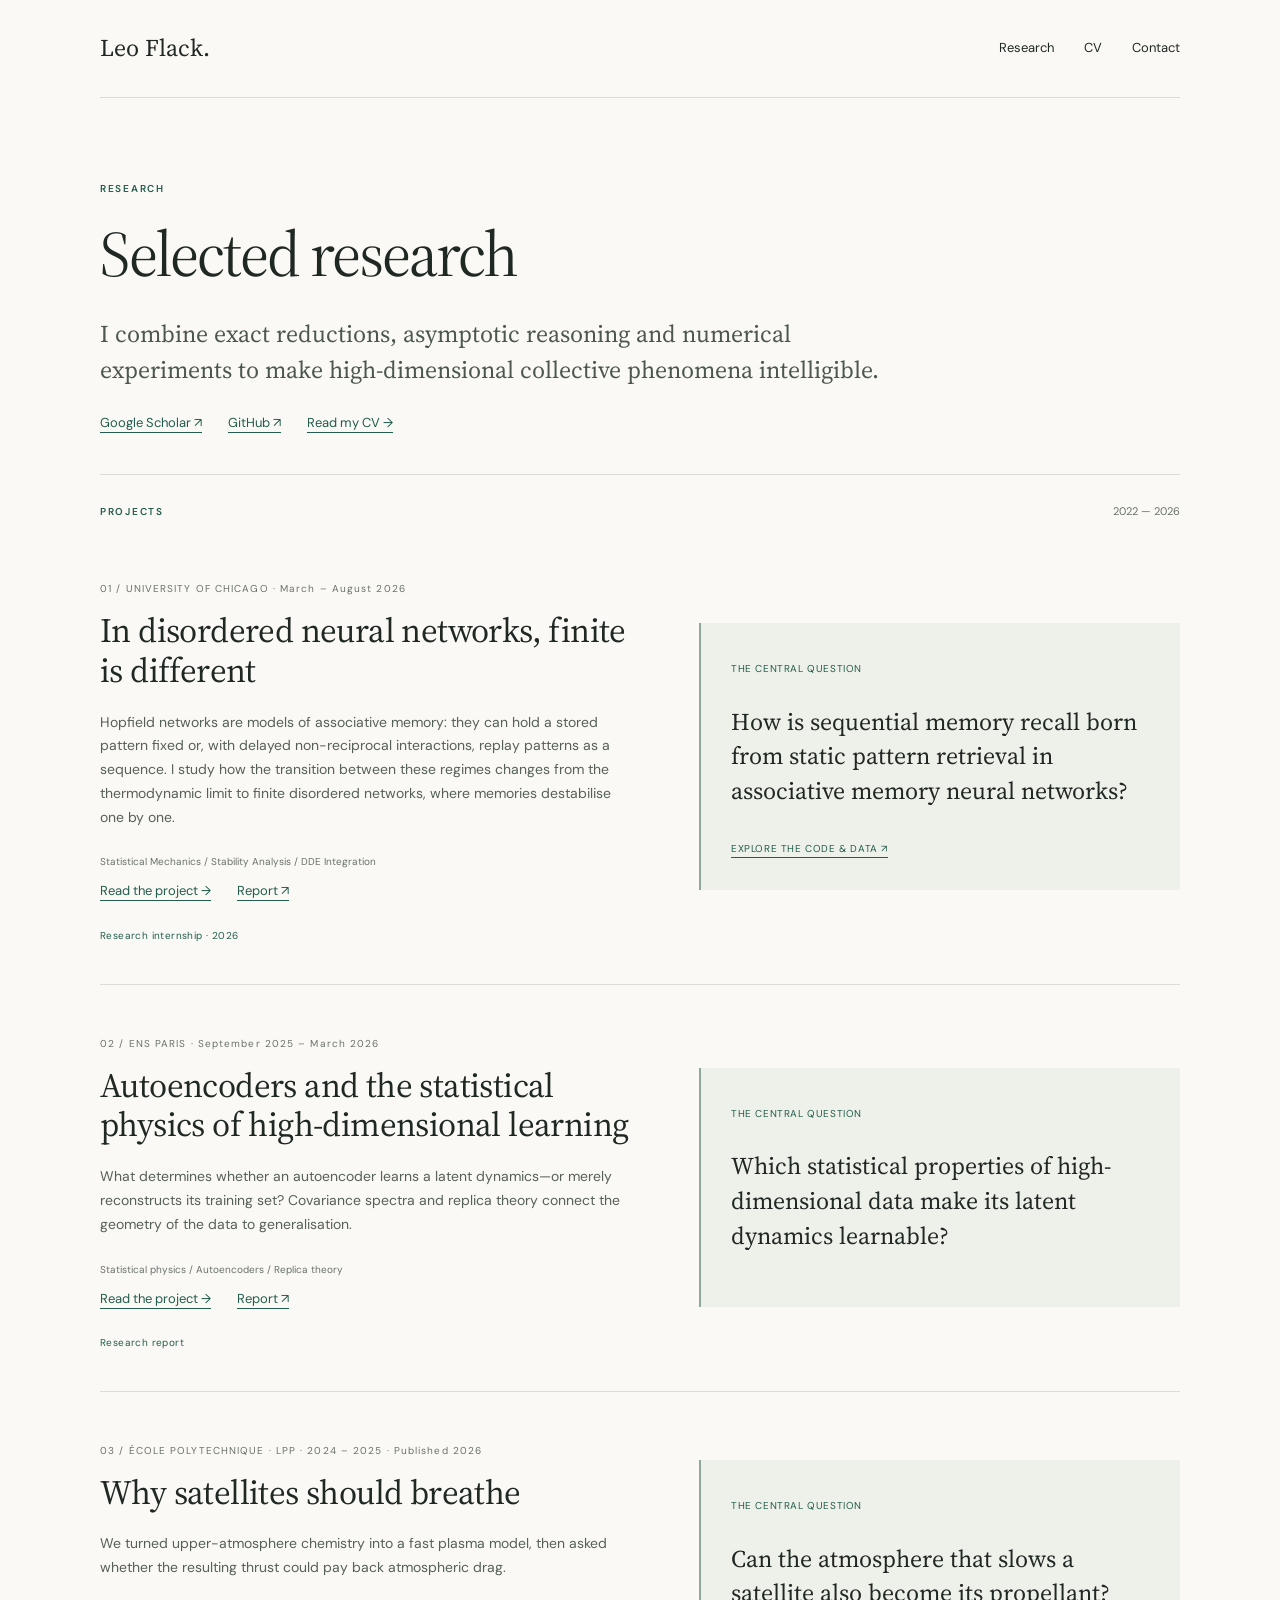
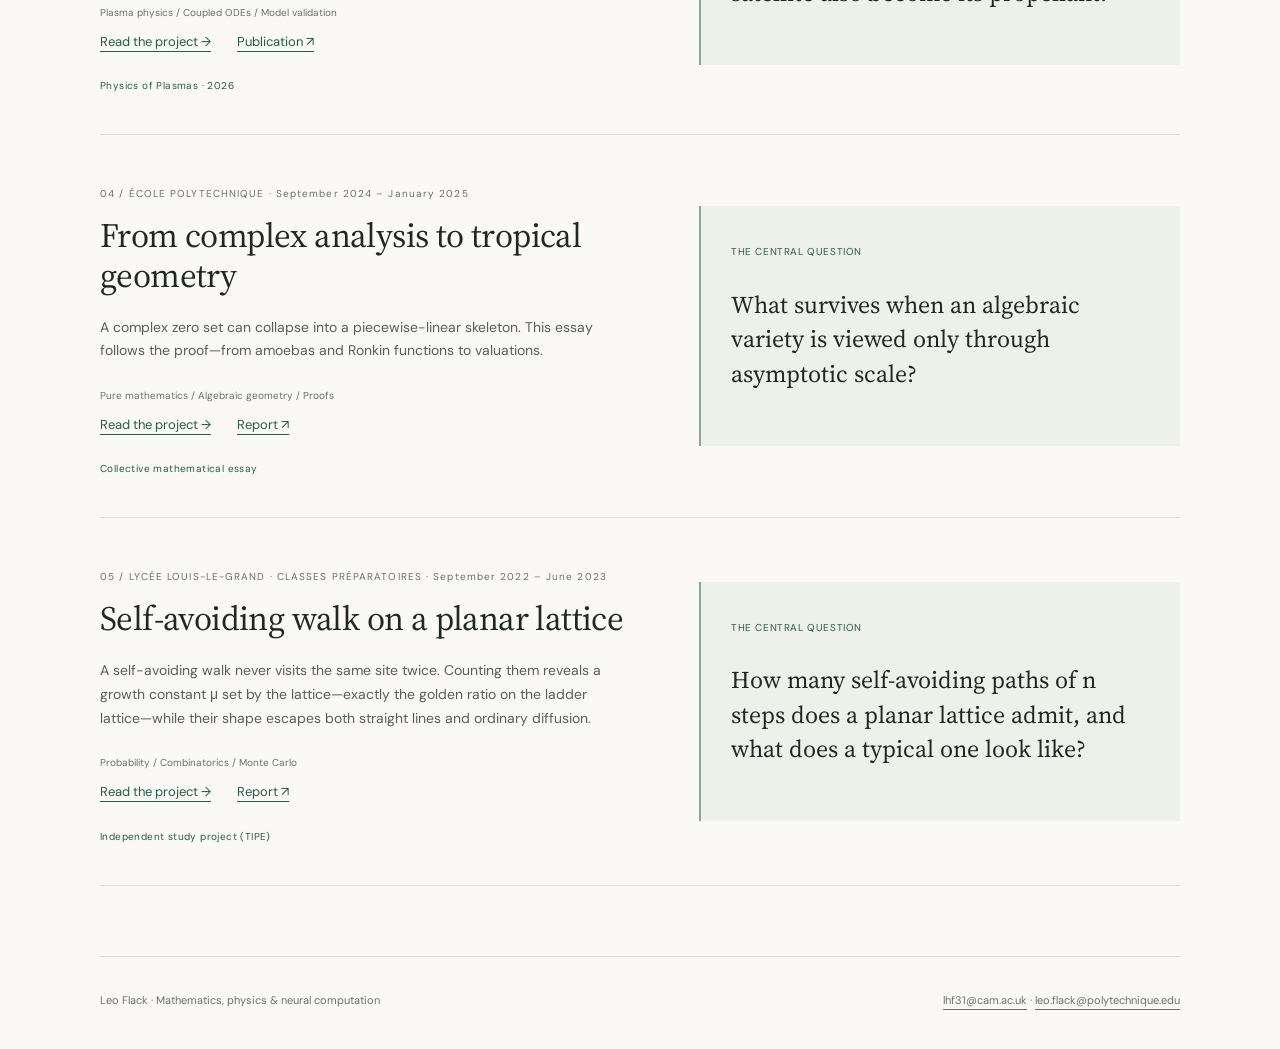
<file: research.html>
<!DOCTYPE html><html lang="en"><head><meta charSet="utf-8"/><meta name="viewport" content="width=device-width, initial-scale=1"/><link rel="stylesheet" href="/_next/static/css/index.B1SBXD-2.css" data-rsc-css-href="/_next/static/css/index.B1SBXD-2.css" data-precedence="vite-rsc/importer-resources"/><title>Research | Leo Flack</title><meta name="description" content="Selected research of Leo Flack: sequential memory in finite Hopfield networks, statistical physics of autoencoders, atmosphere-breathing plasma propulsion and tropical geometry."/><meta name="robots" content="index, follow"/><meta name="googlebot" content="index, follow, max-image-preview:large, max-snippet:-1, max-video-preview:-1"/><meta property="og:title" content="Research | Leo Flack"/><meta property="og:description" content="Selected research of Leo Flack: sequential memory in finite Hopfield networks, statistical physics of autoencoders, atmosphere-breathing plasma propulsion and tropical geometry."/><meta property="og:url" content="https://leof333.github.io/research.html"/><meta property="og:site_name" content="Leo Flack"/><meta property="og:type" content="website"/><meta name="twitter:card" content="summary"/><meta name="twitter:title" content="Research | Leo Flack"/><meta name="twitter:description" content="Selected research of Leo Flack: sequential memory in finite Hopfield networks, statistical physics of autoencoders, atmosphere-breathing plasma propulsion and tropical geometry."/><link rel="shortcut icon" href="/favicon.svg"/><link rel="icon" href="/favicon.svg"/><link rel="canonical" href="https://leof333.github.io/research.html"/>
<style>.research-page{padding-top:42px}.research-page h1{letter-spacing:-2px;margin-bottom:22px;font-size:64px}@media (max-width:700px){.research-page h1{font-size:48px}}</style></head><body><a class="skip" href="#main">Skip to content</a><header><a class="wordmark" href="/">Leo Flack.</a><nav aria-label="Main navigation"><a href="/research.html">Research</a><a href="/cv.html">CV</a><a href="/#contact">Contact</a></nav></header><main id="main" class="research-page"><section class="cv-hero"><p class="eyebrow">RESEARCH</p><h1>Selected research</h1><p class="cv-intro">I combine exact reductions, asymptotic reasoning and numerical experiments to make high-dimensional collective phenomena intelligible.</p><div class="links"><a href="https://scholar.google.com/citations?user=XdcAmPsAAAAJ&amp;hl=fr&amp;oi=ao">Google Scholar ↗</a><a href="https://github.com/leoF333">GitHub ↗</a><a href="/cv.html">Read my CV →</a></div></section><section id="research" aria-labelledby="research-title"><div class="section-heading"><h2 id="research-title" class="eyebrow">PROJECTS</h2><span>2022 — 2026</span></div><article class="project"><div><p class="project-meta">01<!-- --> / <!-- -->UNIVERSITY OF CHICAGO<!-- --> · <!-- -->March – August 2026</p><h2><a class="project-title" href="/research/hopfield.html">In disordered neural networks, finite is different</a></h2><p>Hopfield networks are models of associative memory: they can hold a stored pattern fixed or, with delayed non-reciprocal interactions, replay patterns as a sequence. I study how the transition between these regimes changes from the thermodynamic limit to finite disordered networks, where memories destabilise one by one.</p><p class="tags">Statistical Mechanics / Stability Analysis / DDE Integration</p><div class="links"><a href="/research/hopfield.html">Read the project →</a><a href="/documents/hopfield-report.pdf">Report<!-- --> ↗</a></div><p class="status-label">Research internship · 2026</p></div><div class="research-note"><span class="note-label">THE CENTRAL QUESTION</span><p>How is sequential memory recall born from static pattern retrieval in associative memory neural networks?</p><a class="note-foot" href="https://github.com/leoF333/hopfield-dynamics">EXPLORE THE CODE &amp; DATA ↗</a></div></article><article class="project"><div><p class="project-meta">02<!-- --> / <!-- -->ENS PARIS<!-- --> · <!-- -->September 2025 – March 2026</p><h2><a class="project-title" href="/research/learning.html">Autoencoders and the statistical physics of high-dimensional learning</a></h2><p>What determines whether an autoencoder learns a latent dynamics—or merely reconstructs its training set? Covariance spectra and replica theory connect the geometry of the data to generalisation.</p><p class="tags">Statistical physics / Autoencoders / Replica theory</p><div class="links"><a href="/research/learning.html">Read the project →</a><a href="/documents/autoencoder-report.pdf">Report<!-- --> ↗</a></div><p class="status-label">Research report</p></div><div class="research-note"><span class="note-label">THE CENTRAL QUESTION</span><p>Which statistical properties of high-dimensional data make its latent dynamics learnable?</p></div></article><article class="project"><div><p class="project-meta">03<!-- --> / <!-- -->ÉCOLE POLYTECHNIQUE · LPP<!-- --> · <!-- -->2024 – 2025 · Published 2026</p><h2><a class="project-title" href="/research/plasma.html">Why satellites should breathe</a></h2><p>We turned upper-atmosphere chemistry into a fast plasma model, then asked whether the resulting thrust could pay back atmospheric drag.</p><p class="tags">Plasma physics / Coupled ODEs / Model validation</p><div class="links"><a href="/research/plasma.html">Read the project →</a><a href="https://doi.org/10.1063/5.0327675">Publication<!-- --> ↗</a></div><p class="status-label">Physics of Plasmas · 2026</p></div><div class="research-note"><span class="note-label">THE CENTRAL QUESTION</span><p>Can the atmosphere that slows a satellite also become its propellant?</p></div></article><article class="project"><div><p class="project-meta">04<!-- --> / <!-- -->ÉCOLE POLYTECHNIQUE<!-- --> · <!-- -->September 2024 – January 2025</p><h2><a class="project-title" href="/research/tropical.html">From complex analysis to tropical geometry</a></h2><p>A complex zero set can collapse into a piecewise-linear skeleton. This essay follows the proof—from amoebas and Ronkin functions to valuations.</p><p class="tags">Pure mathematics / Algebraic geometry / Proofs</p><div class="links"><a href="/research/tropical.html">Read the project →</a><a href="/documents/tropical-geometry.pdf">Report<!-- --> ↗</a></div><p class="status-label">Collective mathematical essay</p></div><div class="research-note"><span class="note-label">THE CENTRAL QUESTION</span><p>What survives when an algebraic variety is viewed only through asymptotic scale?</p></div></article><article class="project"><div><p class="project-meta">05 / LYCÉE LOUIS-LE-GRAND · CLASSES PRÉPARATOIRES · September 2022 – June 2023</p><h2><a class="project-title" href="/research/self-avoiding-walks.html">Self-avoiding walk on a planar lattice</a></h2><p>A self-avoiding walk never visits the same site twice. Counting them reveals a growth constant μ set by the lattice—exactly the golden ratio on the ladder lattice—while their shape escapes both straight lines and ordinary diffusion.</p><p class="tags">Probability / Combinatorics / Monte Carlo</p><div class="links"><a href="/research/self-avoiding-walks.html">Read the project →</a><a href="/documents/self-avoiding-walks.pdf">Report ↗</a></div><p class="status-label">Independent study project (TIPE)</p></div><div class="research-note"><span class="note-label">THE CENTRAL QUESTION</span><p>How many self-avoiding paths of n steps does a planar lattice admit, and what does a typical one look like?</p></div></article></section></main><footer><span>Leo Flack · Mathematics, physics &amp; neural computation</span><span><a href="mailto:lhf31@cam.ac.uk">lhf31@cam.ac.uk</a> · <a href="mailto:leo.flack@polytechnique.edu">leo.flack@polytechnique.edu</a></span></footer></body></html>
</file>
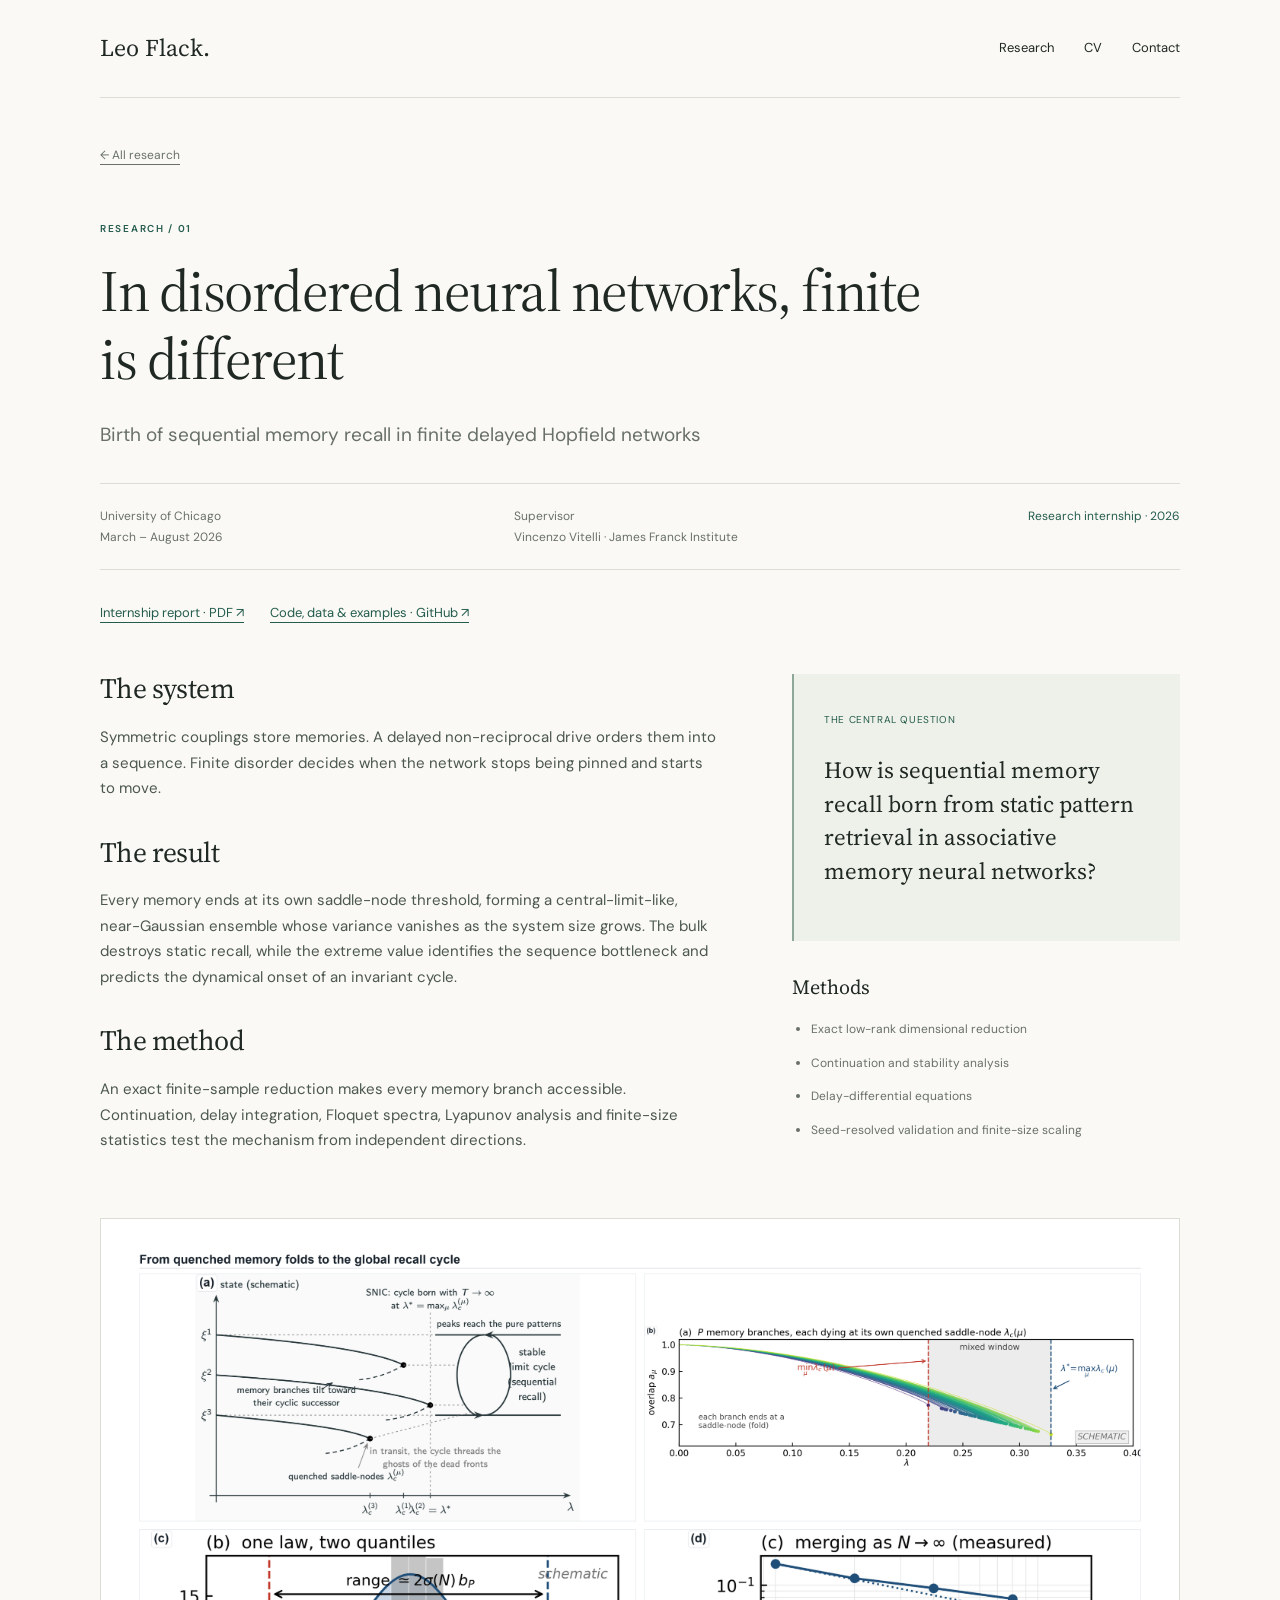
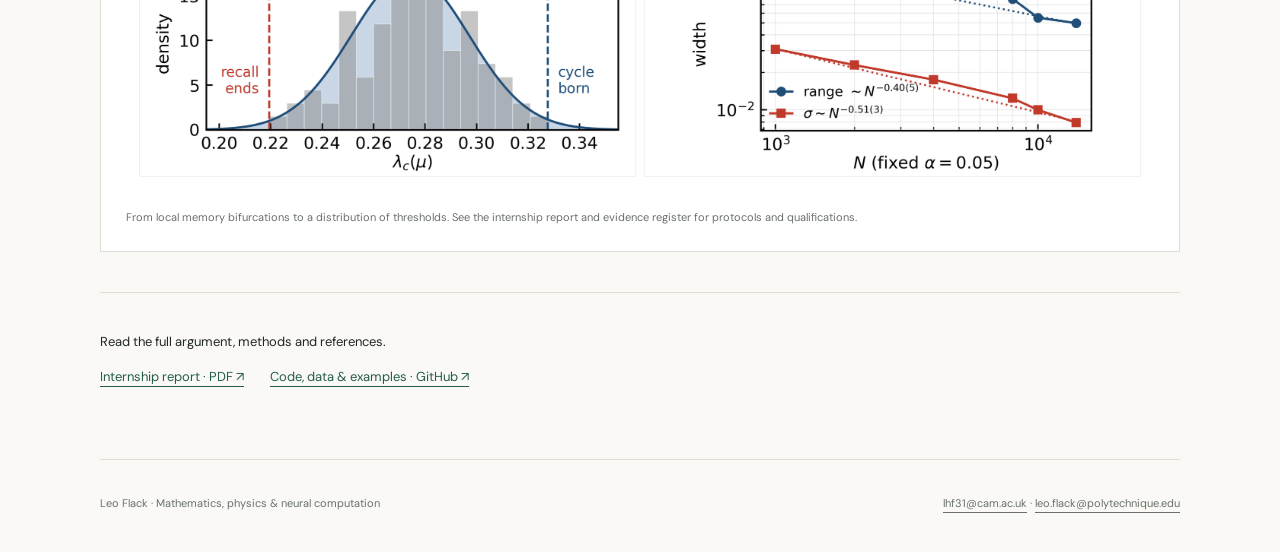
<file: research/hopfield.html>
<!DOCTYPE html><html lang="en"><head><meta charSet="utf-8"/><meta name="viewport" content="width=device-width, initial-scale=1"/><link rel="preload" href="/figures/hopfield-bifurcations.png" as="image"/><link rel="stylesheet" href="/_next/static/css/index.B1SBXD-2.css" data-rsc-css-href="/_next/static/css/index.B1SBXD-2.css" data-precedence="vite-rsc/importer-resources"/><link rel="modulepreload" fetchPriority="low" href="/_next/static/chunks/index-D9K2POFD.js"/><script src="/_next/static/chunks/rolldown-runtime-C60lm6uB.js" type="module" async=""></script><script src="/_next/static/chunks/framework-BgSIrAUN.js" type="module" async=""></script><link rel="modulepreload" href="/_next/static/chunks/layout-segment-context-DqpqAu_x.js" crossorigin=""/><title>In disordered neural networks, finite is different | Leo Flack</title><meta name="description" content="Hopfield networks are models of associative memory: they can hold a stored pattern fixed or, with delayed non-reciprocal interactions, replay patterns as a sequence. I study how the transition between these regimes changes from the thermodynamic limit to finite disordered networks, where memories destabilise one by one."/><meta name="robots" content="index, follow"/><meta name="googlebot" content="index, follow, max-image-preview:large, max-snippet:-1, max-video-preview:-1"/><meta property="og:title" content="In disordered neural networks, finite is different | Leo Flack"/><meta property="og:description" content="Hopfield networks are models of associative memory: they can hold a stored pattern fixed or, with delayed non-reciprocal interactions, replay patterns as a sequence. I study how the transition between these regimes changes from the thermodynamic limit to finite disordered networks, where memories destabilise one by one."/><meta property="og:url" content="https://leof333.github.io/research/hopfield.html"/><meta property="og:site_name" content="Leo Flack"/><meta property="og:type" content="article"/><meta name="twitter:card" content="summary"/><meta name="twitter:title" content="In disordered neural networks, finite is different | Leo Flack"/><meta name="twitter:description" content="Hopfield networks are models of associative memory: they can hold a stored pattern fixed or, with delayed non-reciprocal interactions, replay patterns as a sequence. I study how the transition between these regimes changes from the thermodynamic limit to finite disordered networks, where memories destabilise one by one."/><link rel="shortcut icon" href="/favicon.svg"/><link rel="icon" href="/favicon.svg"/><link rel="canonical" href="https://leof333.github.io/research/hopfield.html"/><script>Object.assign(((self[Symbol.for("vinext.navigationRuntime")]??={bootstrap:{routeManifest:null},functions:{}}).bootstrap.rsc??={rsc:[]}),{params:{"slug":"hopfield"},nav:{"pathname":"/research/hopfield","searchParams":[]}})</script><link rel="modulepreload" href="/_next/static/chunks/index-D9K2POFD.js" />
</head><body><a class="skip" href="#main">Skip to content</a><header><a class="wordmark" href="/">Leo Flack.</a><nav aria-label="Main navigation"><a href="/research.html">Research</a><a href="/cv.html">CV</a><a href="/#contact">Contact</a></nav></header><main id="main" class="detail"><a class="back" href="/research.html">← All research</a><p class="eyebrow">RESEARCH / <!-- -->01</p><h1>In disordered neural networks, finite is different</h1><p class="detail-subtitle">Birth of sequential memory recall in finite delayed Hopfield networks</p><div class="detail-meta"><span>University of Chicago<br/>March – August 2026</span><span>Supervisor<br/>Vincenzo Vitelli · James Franck Institute</span><span class="status">Research internship · 2026</span></div><div class="links documents"><a href="/documents/hopfield-report.pdf">Internship report · PDF<!-- --> ↗</a><a href="https://github.com/leoF333/hopfield-dynamics">Code, data &amp; examples · GitHub<!-- --> ↗</a></div><div class="detail-grid"><article><section><h2>The system</h2><p>Symmetric couplings store memories. A delayed non-reciprocal drive orders them into a sequence. Finite disorder decides when the network stops being pinned and starts to move.</p></section><section><h2>The result</h2><p>Every memory ends at its own saddle-node threshold, forming a central-limit-like, near-Gaussian ensemble whose variance vanishes as the system size grows. The bulk destroys static recall, while the extreme value identifies the sequence bottleneck and predicts the dynamical onset of an invariant cycle.</p></section><section><h2>The method</h2><p>An exact finite-sample reduction makes every memory branch accessible. Continuation, delay integration, Floquet spectra, Lyapunov analysis and finite-size statistics test the mechanism from independent directions.</p></section></article><aside><div class="research-note"><span class="note-label">THE CENTRAL QUESTION</span><p>How is sequential memory recall born from static pattern retrieval in associative memory neural networks?</p></div><h3 class="small-heading">Methods</h3><ul class="method-list"><li>Exact low-rank dimensional reduction</li><li>Continuation and stability analysis</li><li>Delay-differential equations</li><li>Seed-resolved validation and finite-size scaling</li></ul></aside></div><figure class="project-figure "><img src="/figures/hopfield-bifurcations.png" alt="Memory branches ending at different thresholds, their distribution, and finite-size scaling in a delayed Hopfield network."/><figcaption>From local memory bifurcations to a distribution of thresholds. See the internship report and evidence register for protocols and qualifications.</figcaption></figure><div class="detail-end"><p>Read the full argument, methods and references.</p><div class="links"><a href="/documents/hopfield-report.pdf">Internship report · PDF<!-- --> ↗</a><a href="https://github.com/leoF333/hopfield-dynamics">Code, data &amp; examples · GitHub<!-- --> ↗</a></div></div></main><footer><span>Leo Flack · Mathematics, physics &amp; neural computation</span><span><a href="mailto:lhf31@cam.ac.uk">lhf31@cam.ac.uk</a> · <a href="mailto:leo.flack@polytechnique.edu">leo.flack@polytechnique.edu</a></span></footer><script type="module" src="/_next/static/chunks/index-D9K2POFD.js" id="_R_" async=""></script><script>((self[Symbol.for("vinext.navigationRuntime")]??={bootstrap:{routeManifest:null},functions:{}}).bootstrap.rsc??={rsc:[]}).rsc.push("2:I[\"8c0f216c4604\",[],\"Children\",1]\n")</script><script>((self[Symbol.for("vinext.navigationRuntime")]??={bootstrap:{routeManifest:null},functions:{}}).bootstrap.rsc??={rsc:[]}).rsc.push("3:I[\"593f344dc510\",[],\"GlobalErrorBoundary\",1]\n")</script><script>((self[Symbol.for("vinext.navigationRuntime")]??={bootstrap:{routeManifest:null},functions:{}}).bootstrap.rsc??={rsc:[]}).rsc.push("4:I[\"0b874ad30386\",[],\"default\",1]\n")</script><script>((self[Symbol.for("vinext.navigationRuntime")]??={bootstrap:{routeManifest:null},functions:{}}).bootstrap.rsc??={rsc:[]}).rsc.push("5:I[\"593f344dc510\",[],\"ErrorBoundary\",1]\n")</script><script>((self[Symbol.for("vinext.navigationRuntime")]??={bootstrap:{routeManifest:null},functions:{}}).bootstrap.rsc??={rsc:[]}).rsc.push("6:I[\"15c18cfaeeff\",[],\"LayoutSegmentProvider\",1]\n")</script><script>((self[Symbol.for("vinext.navigationRuntime")]??={bootstrap:{routeManifest:null},functions:{}}).bootstrap.rsc??={rsc:[]}).rsc.push("7:I[\"8c0f216c4604\",[],\"Slot\",1]\n")</script><script>((self[Symbol.for("vinext.navigationRuntime")]??={bootstrap:{routeManifest:null},functions:{}}).bootstrap.rsc??={rsc:[]}).rsc.push("8:I[\"593f344dc510\",[],\"NotFoundBoundary\",1]\n")</script><script>((self[Symbol.for("vinext.navigationRuntime")]??={bootstrap:{routeManifest:null},functions:{}}).bootstrap.rsc??={rsc:[]}).rsc.push(":HL[\"/_next/static/css/index.B1SBXD-2.css\",\"style\"     ]\n")</script><script>((self[Symbol.for("vinext.navigationRuntime")]??={bootstrap:{routeManifest:null},functions:{}}).bootstrap.rsc??={rsc:[]}).rsc.push("0:{\"__route\":\"route:/research/hopfield\",\"__interceptionContext\":null,\"__layoutIds\":[\"layout:/\"],\"__rootLayout\":\"/\",\"__sourcePage\":\"/research/[slug]/page\",\"page:/research/hopfield\":\"$L1\",\"layout:/\":[[[[\"$\",\"link\",\"css:/_next/static/css/index.B1SBXD-2.css\",{\"rel\":\"stylesheet\",\"precedence\":\"vite-rsc/importer-resources\",\"href\":\"/_next/static/css/index.B1SBXD-2.css\",\"data-rsc-css-href\":\"/_next/static/css/index.B1SBXD-2.css\"}],\"$undefined\"],[\"$\",\"html\",null,{\"lang\":\"en\",\"children\":[\"$\",\"body\",null,{\"children\":[[\"$\",\"a\",null,{\"className\":\"skip\",\"href\":\"#main\",\"children\":\"Skip to content\"}],[\"$\",\"header\",null,{\"children\":[[\"$\",\"a\",null,{\"className\":\"wordmark\",\"href\":\"/\",\"children\":\"Leo Flack.\"}],[\"$\",\"nav\",null,{\"aria-label\":\"Main navigation\",\"children\":[[\"$\",\"a\",null,{\"href\":\"/research.html\",\"children\":\"Research\"}],[\"$\",\"a\",null,{\"href\":\"/cv.html\",\"children\":\"CV\"}],[\"$\",\"a\",null,{\"href\":\"/#contact\",\"children\":\"Contact\"}]]}]]}],[\"$\",\"$L2\",null,{}],[\"$\",\"footer\",null,{\"children\":[[\"$\",\"span\",null,{\"children\":\"Leo Flack · Mathematics, physics \u0026 neural computation\"}],[\"$\",\"span\",null,{\"children\":[[\"$\",\"a\",null,{\"href\":\"mailto:lhf31@cam.ac.uk\",\"children\":\"lhf31@cam.ac.uk\"}],\" · \",[\"$\",\"a\",null,{\"href\":\"mailto:leo.flack@polytechnique.edu\",\"children\":\"leo.flack@polytechnique.edu\"}]]}]]}]]}]}]],null],\"route:/research/hopfield\":[[[\"$\",\"meta\",null,{\"charSet\":\"utf-8\"}],[[\"$\",\"title\",\"0\",{\"children\":\"In disordered neural networks, finite is different | Leo Flack\"}],[\"$\",\"meta\",\"1\",{\"name\":\"description\",\"content\":\"Hopfield networks are models of associative memory: they can hold a stored pattern fixed or, with delayed non-reciprocal interactions, replay patterns as a sequence. I study how the transition between these regimes changes from the thermodynamic limit to finite disordered networks, where memories destabilise one by one.\"}],[\"$\",\"meta\",\"2\",{\"name\":\"robots\",\"content\":\"index, follow\"}],[\"$\",\"meta\",\"3\",{\"name\":\"googlebot\",\"content\":\"index, follow, max-image-preview:large, max-snippet:-1, max-video-preview:-1\"}],[\"$\",\"meta\",\"4\",{\"property\":\"og:title\",\"content\":\"In disordered neural networks, finite is different | Leo Flack\"}],[\"$\",\"meta\",\"5\",{\"property\":\"og:description\",\"content\":\"Hopfield networks are models of associative memory: they can hold a stored pattern fixed or, with delayed non-reciprocal interactions, replay patterns as a sequence. I study how the transition between these regimes changes from the thermodynamic limit to finite disordered networks, where memories destabilise one by one.\"}],[\"$\",\"meta\",\"6\",{\"property\":\"og:url\",\"content\":\"https://leof333.github.io/research/hopfield.html\"}],[\"$\",\"meta\",\"7\",{\"property\":\"og:site_name\",\"content\":\"Leo Flack\"}],[\"$\",\"meta\",\"8\",{\"property\":\"og:type\",\"content\":\"article\"}],[\"$\",\"meta\",\"9\",{\"name\":\"twitter:card\",\"content\":\"summary\"}],[\"$\",\"meta\",\"10\",{\"name\":\"twitter:title\",\"content\":\"In disordered neural networks, finite is different | Leo Flack\"}],[\"$\",\"meta\",\"11\",{\"name\":\"twitter:description\",\"content\":\"Hopfield networks are models of associative memory: they can hold a stored pattern fixed or, with delayed non-reciprocal interactions, replay patterns as a sequence. I study how the transition between these regimes changes from the thermodynamic limit to finite disordered networks, where memories destabilise one by one.\"}],[\"$\",\"link\",\"12\",{\"rel\":\"shortcut icon\",\"href\":\"/favicon.svg\"}],[\"$\",\"link\",\"13\",{\"rel\":\"icon\",\"href\":\"/favicon.svg\"}],[\"$\",\"link\",\"14\",{\"rel\":\"canonical\",\"href\":\"https://leof333.github.io/research/hopfield.html\"}]],[[\"$\",\"meta\",\"0\",{\"name\":\"viewport\",\"content\":\"width=device-width, initial-scale=1\"}]]],[\"$\",\"$L3\",null,{\"fallback\":\"$4\",\"children\":[\"$\",\"$L5\",null,{\"fallback\":\"$4\",\"children\":[\"$\",\"$L6\",null,{\"providerId\":\"layout:/\",\"segmentMap\":{\"children\":[\"research\",\"hopfield\"]},\"children\":[\"$\",\"$L7\",null,{\"id\":\"layout:/\",\"parallelSlots\":\"$undefined\",\"children\":[\"$\",\"$L8\",null,{\"resetKey\":\"research\",\"fallback\":[\"$\",\"main\",null,{\"id\":\"main\",\"className\":\"detail\",\"children\":[[\"$\",\"p\",null,{\"className\":\"eyebrow\",\"children\":\"404\"}],[\"$\",\"h1\",null,{\"children\":\"Page not found.\"}],[\"$\",\"p\",null,{\"children\":[\"$\",\"a\",null,{\"href\":\"/\",\"children\":\"Return to the research homepage →\"}]}]]}],\"children\":[\"$\",\"$L8\",null,{\"resetKey\":\"[\\\"research\\\",\\\"slug|hopfield|d\\\"]\",\"fallback\":\"$L9\",\"children\":\"$La\"}]}]}]}]}]}],null,null],\"__layoutFlags\":{\"layout:/\":\"s\"},\"__artifactCompatibility\":{\"schemaVersion\":1,\"graphVersion\":\"app-route-graph:0181d8a83641d240\",\"deploymentVersion\":\"716c0e6e-2c27-453c-b804-6c4b40044a8e\",\"appElementsSchemaVersion\":1,\"rscPayloadSchemaVersion\":1,\"rootBoundaryId\":\"/\",\"renderEpoch\":null},\"__renderObservation\":{\"schemaVersion\":1,\"output\":{\"kind\":\"app-rsc\",\"mountedSlotsFingerprint\":null,\"renderEpoch\":null,\"rootBoundaryId\":\"/\",\"routeId\":\"route:/research/hopfield\"},\"completeness\":\"partial\",\"boundaryOutcome\":{\"kind\":\"unknown\"},\"requestApis\":[{\"kind\":\"connection\",\"status\":\"unknown\"},{\"kind\":\"cookies\",\"status\":\"unknown\"},{\"kind\":\"draftMode\",\"status\":\"unknown\"},{\"kind\":\"headers\",\"status\":\"unknown\"},{\"kind\":\"params\",\"status\":\"observed\"},{\"kind\":\"searchParams\",\"status\":\"unknown\"}],\"dynamicFetches\":[],\"cacheTags\":[\"/research/hopfield\",\"_N_T_/layout\",\"_N_T_/research/[slug]/layout\",\"_N_T_/research/[slug]/page\",\"_N_T_/research/hopfield\",\"_N_T_/research/layout\"],\"pathTags\":[\"/research/hopfield\"],\"cacheability\":\"unknown\",\"downgrade\":{\"target\":\"freshRender\",\"reasons\":[{\"code\":\"CP_DOWNGRADE_CACHEABILITY_UNKNOWN\",\"target\":\"freshRender\"},{\"code\":\"CP_DOWNGRADE_INCOMPLETE_OBSERVATION\",\"completeness\":\"partial\",\"target\":\"freshRender\"},{\"code\":\"CP_DOWNGRADE_UNKNOWN_REQUEST_API\",\"requestApi\":\"connection\",\"target\":\"freshRender\"},{\"code\":\"CP_DOWNGRADE_UNKNOWN_REQUEST_API\",\"requestApi\":\"cookies\",\"target\":\"freshRender\"},{\"code\":\"CP_DOWNGRADE_UNKNOWN_REQUEST_API\",\"requestApi\":\"draftMode\",\"target\":\"freshRender\"},{\"code\":\"CP_DOWNGRADE_UNKNOWN_REQUEST_API\",\"requestApi\":\"headers\",\"target\":\"freshRender\"},{\"code\":\"CP_DOWNGRADE_PUBLIC_REQUEST_API\",\"requestApi\":\"params\",\"target\":\"publicVariant\"},{\"code\":\"CP_DOWNGRADE_UNKNOWN_REQUEST_API\",\"requestApi\":\"searchParams\",\"target\":\"freshRender\"}],\"fallback\":{\"kind\":\"breakerFallback\",\"code\":\"CP_PRIVATE_DYNAMIC_DOWNGRADE\",\"mode\":\"renderFresh\",\"scope\":\"affectedOutput\",\"fields\":{\"reasonCodes\":[\"CP_DOWNGRADE_CACHEABILITY_UNKNOWN\",\"CP_DOWNGRADE_INCOMPLETE_OBSERVATION\",\"CP_DOWNGRADE_UNKNOWN_REQUEST_API\",\"CP_DOWNGRADE_UNKNOWN_REQUEST_API\",\"CP_DOWNGRADE_UNKNOWN_REQUEST_API\",\"CP_DOWNGRADE_UNKNOWN_REQUEST_API\",\"CP_DOWNGRADE_PUBLIC_REQUEST_API\",\"CP_DOWNGRADE_UNKNOWN_REQUEST_API\"],\"target\":\"freshRender\"}},\"isPublicCacheCandidate\":false}}}\n")</script><script>((self[Symbol.for("vinext.navigationRuntime")]??={bootstrap:{routeManifest:null},functions:{}}).bootstrap.rsc??={rsc:[]}).rsc.push("b:I[\"9276801271d6\",[],\"AppRouterScrollTarget\",1]\n")</script><script>((self[Symbol.for("vinext.navigationRuntime")]??={bootstrap:{routeManifest:null},functions:{}}).bootstrap.rsc??={rsc:[]}).rsc.push("c:I[\"593f344dc510\",[],\"RedirectBoundary\",1]\n")</script><script>((self[Symbol.for("vinext.navigationRuntime")]??={bootstrap:{routeManifest:null},functions:{}}).bootstrap.rsc??={rsc:[]}).rsc.push("9:[\"$\",\"main\",null,{\"id\":\"main\",\"className\":\"detail\",\"children\":[[\"$\",\"p\",null,{\"className\":\"eyebrow\",\"children\":\"404\"}],[\"$\",\"h1\",null,{\"children\":\"Page not found.\"}],[\"$\",\"p\",null,{\"children\":[\"$\",\"a\",null,{\"href\":\"/\",\"children\":\"Return to the research homepage →\"}]}]]}]\n")</script><script>((self[Symbol.for("vinext.navigationRuntime")]??={bootstrap:{routeManifest:null},functions:{}}).bootstrap.rsc??={rsc:[]}).rsc.push("a:[\"$\",\"$Lb\",null,{\"children\":[\"$\",\"$Lc\",null,{\"children\":[[\"$\",\"$L6\",null,{\"providerId\":\"page:/research/hopfield\",\"segmentMap\":{\"children\":[\"__PAGE__\"]},\"children\":[\"$\",\"$L7\",null,{\"id\":\"page:/research/hopfield\"}]}],null]}]}]\n")</script><script>((self[Symbol.for("vinext.navigationRuntime")]??={bootstrap:{routeManifest:null},functions:{}}).bootstrap.rsc??={rsc:[]}).rsc.push(":HL[\"/figures/hopfield-bifurcations.png\",\"image\"]\n")</script><script>((self[Symbol.for("vinext.navigationRuntime")]??={bootstrap:{routeManifest:null},functions:{}}).bootstrap.rsc??={rsc:[]}).rsc.push("1:[\"$\",\"main\",null,{\"id\":\"main\",\"className\":\"detail\",\"children\":[[\"$\",\"a\",null,{\"className\":\"back\",\"href\":\"/research.html\",\"children\":\"← All research\"}],[\"$\",\"p\",null,{\"className\":\"eyebrow\",\"children\":[\"RESEARCH / \",\"01\"]}],[\"$\",\"h1\",null,{\"children\":\"In disordered neural networks, finite is different\"}],[\"$\",\"p\",null,{\"className\":\"detail-subtitle\",\"children\":\"Birth of sequential memory recall in finite delayed Hopfield networks\"}],[\"$\",\"div\",null,{\"className\":\"detail-meta\",\"children\":[[\"$\",\"span\",null,{\"children\":[\"University of Chicago\",[\"$\",\"br\",null,{}],\"March – August 2026\"]}],[\"$\",\"span\",null,{\"children\":[\"Supervisor\",[\"$\",\"br\",null,{}],\"Vincenzo Vitelli · James Franck Institute\"]}],[\"$\",\"span\",null,{\"className\":\"status\",\"children\":\"Research internship · 2026\"}]]}],[\"$\",\"div\",null,{\"className\":\"links documents\",\"children\":[[\"$\",\"a\",\"/documents/hopfield-report.pdf\",{\"href\":\"/documents/hopfield-report.pdf\",\"children\":[\"Internship report · PDF\",\" ↗\"]}],[\"$\",\"a\",\"https://github.com/leoF333/hopfield-dynamics\",{\"href\":\"https://github.com/leoF333/hopfield-dynamics\",\"children\":[\"Code, data \u0026 examples · GitHub\",\" ↗\"]}]]}],[\"$\",\"div\",null,{\"className\":\"detail-grid\",\"children\":[[\"$\",\"article\",null,{\"children\":[[\"$\",\"section\",\"The system\",{\"children\":[[\"$\",\"h2\",null,{\"children\":\"The system\"}],[\"$\",\"p\",null,{\"children\":\"Symmetric couplings store memories. A delayed non-reciprocal drive orders them into a sequence. Finite disorder decides when the network stops being pinned and starts to move.\"}]]}],[\"$\",\"section\",\"The result\",{\"children\":[[\"$\",\"h2\",null,{\"children\":\"The result\"}],[\"$\",\"p\",null,{\"children\":\"Every memory ends at its own saddle-node threshold, forming a central-limit-like, near-Gaussian ensemble whose variance vanishes as the system size grows. The bulk destroys static recall, while the extreme value identifies the sequence bottleneck and predicts the dynamical onset of an invariant cycle.\"}]]}],[\"$\",\"section\",\"The method\",{\"children\":[[\"$\",\"h2\",null,{\"children\":\"The method\"}],[\"$\",\"p\",null,{\"children\":\"An exact finite-sample reduction makes every memory branch accessible. Continuation, delay integration, Floquet spectra, Lyapunov analysis and finite-size statistics test the mechanism from independent directions.\"}]]}]]}],[\"$\",\"aside\",null,{\"children\":[[\"$\",\"div\",null,{\"className\":\"research-note\",\"children\":[[\"$\",\"span\",null,{\"className\":\"note-label\",\"children\":\"THE CENTRAL QUESTION\"}],[\"$\",\"p\",null,{\"children\":\"How is sequential memory recall born from static pattern retrieval in associative memory neural networks?\"}]]}],[\"$\",\"h3\",null,{\"className\":\"small-heading\",\"children\":\"Methods\"}],[\"$\",\"ul\",null,{\"className\":\"method-list\",\"children\":[[\"$\",\"li\",\"Exact low-rank dimensional reduction\",{\"children\":\"Exact low-rank dimensional reduction\"}],[\"$\",\"li\",\"Continuation and stability analysis\",{\"children\":\"Continuation and stability analysis\"}],[\"$\",\"li\",\"Delay-differential equations\",{\"children\":\"Delay-differential equations\"}],[\"$\",\"li\",\"Seed-resolved validation and finite-size scaling\",{\"children\":\"Seed-resolved validation and finite-size scaling\"}]]}]]}]]}],[\"$\",\"figure\",null,{\"className\":\"project-figure \",\"children\":[[\"$\",\"img\",null,{\"src\":\"/figures/hopfield-bifurcations.png\",\"alt\":\"Memory branches ending at different thresholds, their distribution, and finite-size scaling in a delayed Hopfield network.\"}],[\"$\",\"figcaption\",null,{\"children\":\"From local memory bifurcations to a distribution of thresholds. See the internship report and evidence register for protocols and qualifications.\"}]]}],[\"$\",\"div\",null,{\"className\":\"detail-end\",\"children\":[[\"$\",\"p\",null,{\"children\":\"Read the full argument, methods and references.\"}],[\"$\",\"div\",null,{\"className\":\"links\",\"children\":[[\"$\",\"a\",\"/documents/hopfield-report.pdf\",{\"href\":\"/documents/hopfield-report.pdf\",\"children\":[\"Internship report · PDF\",\" ↗\"]}],[\"$\",\"a\",\"https://github.com/leoF333/hopfield-dynamics\",{\"href\":\"https://github.com/leoF333/hopfield-dynamics\",\"children\":[\"Code, data \u0026 examples · GitHub\",\" ↗\"]}]]}]]}]]}]\n")</script><script>Object.assign(((self[Symbol.for("vinext.navigationRuntime")]??={bootstrap:{routeManifest:null},functions:{}}).bootstrap.rsc??={rsc:[]}),{"initialCacheKind":"static"});((self[Symbol.for("vinext.navigationRuntime")]??={bootstrap:{routeManifest:null},functions:{}}).bootstrap.rsc??={rsc:[]}).done=true</script></body></html>
</file>
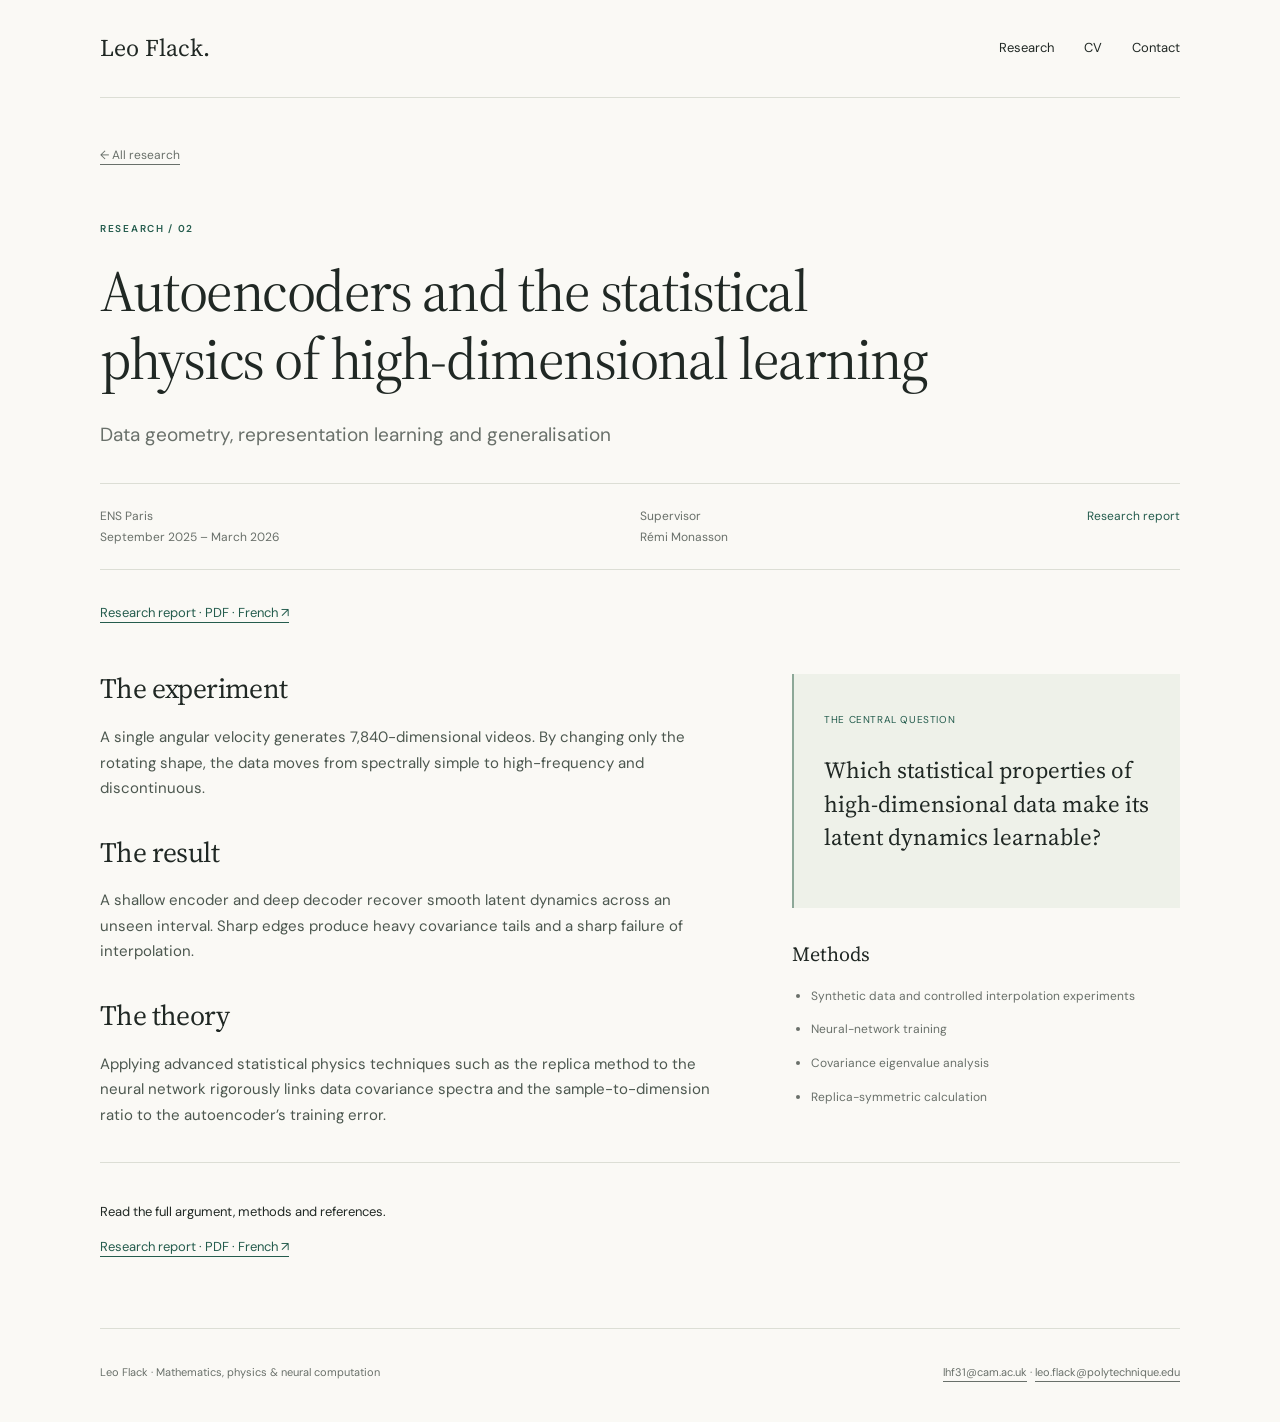
<file: research/learning.html>
<!DOCTYPE html><html lang="en"><head><meta charSet="utf-8"/><meta name="viewport" content="width=device-width, initial-scale=1"/><link rel="stylesheet" href="/_next/static/css/index.B1SBXD-2.css" data-rsc-css-href="/_next/static/css/index.B1SBXD-2.css" data-precedence="vite-rsc/importer-resources"/><link rel="modulepreload" fetchPriority="low" href="/_next/static/chunks/index-D9K2POFD.js"/><script src="/_next/static/chunks/rolldown-runtime-C60lm6uB.js" type="module" async=""></script><script src="/_next/static/chunks/framework-BgSIrAUN.js" type="module" async=""></script><link rel="modulepreload" href="/_next/static/chunks/layout-segment-context-DqpqAu_x.js" crossorigin=""/><title>Autoencoders and the statistical physics of high-dimensional learning | Leo Flack</title><meta name="description" content="What determines whether an autoencoder learns a latent dynamics—or merely reconstructs its training set? Covariance spectra and replica theory connect the geometry of the data to generalisation."/><meta name="robots" content="index, follow"/><meta name="googlebot" content="index, follow, max-image-preview:large, max-snippet:-1, max-video-preview:-1"/><meta property="og:title" content="Autoencoders and the statistical physics of high-dimensional learning | Leo Flack"/><meta property="og:description" content="What determines whether an autoencoder learns a latent dynamics—or merely reconstructs its training set? Covariance spectra and replica theory connect the geometry of the data to generalisation."/><meta property="og:url" content="https://leof333.github.io/research/learning.html"/><meta property="og:site_name" content="Leo Flack"/><meta property="og:type" content="article"/><meta name="twitter:card" content="summary"/><meta name="twitter:title" content="Autoencoders and the statistical physics of high-dimensional learning | Leo Flack"/><meta name="twitter:description" content="What determines whether an autoencoder learns a latent dynamics—or merely reconstructs its training set? Covariance spectra and replica theory connect the geometry of the data to generalisation."/><link rel="shortcut icon" href="/favicon.svg"/><link rel="icon" href="/favicon.svg"/><link rel="canonical" href="https://leof333.github.io/research/learning.html"/><script>Object.assign(((self[Symbol.for("vinext.navigationRuntime")]??={bootstrap:{routeManifest:null},functions:{}}).bootstrap.rsc??={rsc:[]}),{params:{"slug":"learning"},nav:{"pathname":"/research/learning","searchParams":[]}})</script><link rel="modulepreload" href="/_next/static/chunks/index-D9K2POFD.js" />
</head><body><a class="skip" href="#main">Skip to content</a><header><a class="wordmark" href="/">Leo Flack.</a><nav aria-label="Main navigation"><a href="/research.html">Research</a><a href="/cv.html">CV</a><a href="/#contact">Contact</a></nav></header><main id="main" class="detail"><a class="back" href="/research.html">← All research</a><p class="eyebrow">RESEARCH / <!-- -->02</p><h1>Autoencoders and the statistical physics of high-dimensional learning</h1><p class="detail-subtitle">Data geometry, representation learning and generalisation</p><div class="detail-meta"><span>ENS Paris<br/>September 2025 – March 2026</span><span>Supervisor<br/>Rémi Monasson</span><span class="status">Research report</span></div><div class="links documents"><a href="/documents/autoencoder-report.pdf">Research report · PDF · French<!-- --> ↗</a></div><div class="detail-grid"><article><section><h2>The experiment</h2><p>A single angular velocity generates 7,840-dimensional videos. By changing only the rotating shape, the data moves from spectrally simple to high-frequency and discontinuous.</p></section><section><h2>The result</h2><p>A shallow encoder and deep decoder recover smooth latent dynamics across an unseen interval. Sharp edges produce heavy covariance tails and a sharp failure of interpolation.</p></section><section><h2>The theory</h2><p>Applying advanced statistical physics techniques such as the replica method to the neural network rigorously links data covariance spectra and the sample-to-dimension ratio to the autoencoder’s training error.</p></section></article><aside><div class="research-note"><span class="note-label">THE CENTRAL QUESTION</span><p>Which statistical properties of high-dimensional data make its latent dynamics learnable?</p></div><h3 class="small-heading">Methods</h3><ul class="method-list"><li>Synthetic data and controlled interpolation experiments</li><li>Neural-network training</li><li>Covariance eigenvalue analysis</li><li>Replica-symmetric calculation</li></ul></aside></div><div class="detail-end"><p>Read the full argument, methods and references.</p><div class="links"><a href="/documents/autoencoder-report.pdf">Research report · PDF · French<!-- --> ↗</a></div></div></main><footer><span>Leo Flack · Mathematics, physics &amp; neural computation</span><span><a href="mailto:lhf31@cam.ac.uk">lhf31@cam.ac.uk</a> · <a href="mailto:leo.flack@polytechnique.edu">leo.flack@polytechnique.edu</a></span></footer><script type="module" src="/_next/static/chunks/index-D9K2POFD.js" id="_R_" async=""></script><script>((self[Symbol.for("vinext.navigationRuntime")]??={bootstrap:{routeManifest:null},functions:{}}).bootstrap.rsc??={rsc:[]}).rsc.push("2:I[\"8c0f216c4604\",[],\"Children\",1]\n")</script><script>((self[Symbol.for("vinext.navigationRuntime")]??={bootstrap:{routeManifest:null},functions:{}}).bootstrap.rsc??={rsc:[]}).rsc.push("3:I[\"593f344dc510\",[],\"GlobalErrorBoundary\",1]\n")</script><script>((self[Symbol.for("vinext.navigationRuntime")]??={bootstrap:{routeManifest:null},functions:{}}).bootstrap.rsc??={rsc:[]}).rsc.push("4:I[\"0b874ad30386\",[],\"default\",1]\n")</script><script>((self[Symbol.for("vinext.navigationRuntime")]??={bootstrap:{routeManifest:null},functions:{}}).bootstrap.rsc??={rsc:[]}).rsc.push("5:I[\"593f344dc510\",[],\"ErrorBoundary\",1]\n")</script><script>((self[Symbol.for("vinext.navigationRuntime")]??={bootstrap:{routeManifest:null},functions:{}}).bootstrap.rsc??={rsc:[]}).rsc.push("6:I[\"15c18cfaeeff\",[],\"LayoutSegmentProvider\",1]\n")</script><script>((self[Symbol.for("vinext.navigationRuntime")]??={bootstrap:{routeManifest:null},functions:{}}).bootstrap.rsc??={rsc:[]}).rsc.push("7:I[\"8c0f216c4604\",[],\"Slot\",1]\n")</script><script>((self[Symbol.for("vinext.navigationRuntime")]??={bootstrap:{routeManifest:null},functions:{}}).bootstrap.rsc??={rsc:[]}).rsc.push("8:I[\"593f344dc510\",[],\"NotFoundBoundary\",1]\n")</script><script>((self[Symbol.for("vinext.navigationRuntime")]??={bootstrap:{routeManifest:null},functions:{}}).bootstrap.rsc??={rsc:[]}).rsc.push("9:I[\"9276801271d6\",[],\"AppRouterScrollTarget\",1]\n")</script><script>((self[Symbol.for("vinext.navigationRuntime")]??={bootstrap:{routeManifest:null},functions:{}}).bootstrap.rsc??={rsc:[]}).rsc.push("a:I[\"593f344dc510\",[],\"RedirectBoundary\",1]\n")</script><script>((self[Symbol.for("vinext.navigationRuntime")]??={bootstrap:{routeManifest:null},functions:{}}).bootstrap.rsc??={rsc:[]}).rsc.push(":HL[\"/_next/static/css/index.B1SBXD-2.css\",\"style\"     ]\n")</script><script>((self[Symbol.for("vinext.navigationRuntime")]??={bootstrap:{routeManifest:null},functions:{}}).bootstrap.rsc??={rsc:[]}).rsc.push("0:{\"__route\":\"route:/research/learning\",\"__interceptionContext\":null,\"__layoutIds\":[\"layout:/\"],\"__rootLayout\":\"/\",\"__sourcePage\":\"/research/[slug]/page\",\"page:/research/learning\":\"$L1\",\"layout:/\":[[[[\"$\",\"link\",\"css:/_next/static/css/index.B1SBXD-2.css\",{\"rel\":\"stylesheet\",\"precedence\":\"vite-rsc/importer-resources\",\"href\":\"/_next/static/css/index.B1SBXD-2.css\",\"data-rsc-css-href\":\"/_next/static/css/index.B1SBXD-2.css\"}],\"$undefined\"],[\"$\",\"html\",null,{\"lang\":\"en\",\"children\":[\"$\",\"body\",null,{\"children\":[[\"$\",\"a\",null,{\"className\":\"skip\",\"href\":\"#main\",\"children\":\"Skip to content\"}],[\"$\",\"header\",null,{\"children\":[[\"$\",\"a\",null,{\"className\":\"wordmark\",\"href\":\"/\",\"children\":\"Leo Flack.\"}],[\"$\",\"nav\",null,{\"aria-label\":\"Main navigation\",\"children\":[[\"$\",\"a\",null,{\"href\":\"/research.html\",\"children\":\"Research\"}],[\"$\",\"a\",null,{\"href\":\"/cv.html\",\"children\":\"CV\"}],[\"$\",\"a\",null,{\"href\":\"/#contact\",\"children\":\"Contact\"}]]}]]}],[\"$\",\"$L2\",null,{}],[\"$\",\"footer\",null,{\"children\":[[\"$\",\"span\",null,{\"children\":\"Leo Flack · Mathematics, physics \u0026 neural computation\"}],[\"$\",\"span\",null,{\"children\":[[\"$\",\"a\",null,{\"href\":\"mailto:lhf31@cam.ac.uk\",\"children\":\"lhf31@cam.ac.uk\"}],\" · \",[\"$\",\"a\",null,{\"href\":\"mailto:leo.flack@polytechnique.edu\",\"children\":\"leo.flack@polytechnique.edu\"}]]}]]}]]}]}]],null],\"route:/research/learning\":[[[\"$\",\"meta\",null,{\"charSet\":\"utf-8\"}],[[\"$\",\"title\",\"0\",{\"children\":\"Autoencoders and the statistical physics of high-dimensional learning | Leo Flack\"}],[\"$\",\"meta\",\"1\",{\"name\":\"description\",\"content\":\"What determines whether an autoencoder learns a latent dynamics—or merely reconstructs its training set? Covariance spectra and replica theory connect the geometry of the data to generalisation.\"}],[\"$\",\"meta\",\"2\",{\"name\":\"robots\",\"content\":\"index, follow\"}],[\"$\",\"meta\",\"3\",{\"name\":\"googlebot\",\"content\":\"index, follow, max-image-preview:large, max-snippet:-1, max-video-preview:-1\"}],[\"$\",\"meta\",\"4\",{\"property\":\"og:title\",\"content\":\"Autoencoders and the statistical physics of high-dimensional learning | Leo Flack\"}],[\"$\",\"meta\",\"5\",{\"property\":\"og:description\",\"content\":\"What determines whether an autoencoder learns a latent dynamics—or merely reconstructs its training set? Covariance spectra and replica theory connect the geometry of the data to generalisation.\"}],[\"$\",\"meta\",\"6\",{\"property\":\"og:url\",\"content\":\"https://leof333.github.io/research/learning.html\"}],[\"$\",\"meta\",\"7\",{\"property\":\"og:site_name\",\"content\":\"Leo Flack\"}],[\"$\",\"meta\",\"8\",{\"property\":\"og:type\",\"content\":\"article\"}],[\"$\",\"meta\",\"9\",{\"name\":\"twitter:card\",\"content\":\"summary\"}],[\"$\",\"meta\",\"10\",{\"name\":\"twitter:title\",\"content\":\"Autoencoders and the statistical physics of high-dimensional learning | Leo Flack\"}],[\"$\",\"meta\",\"11\",{\"name\":\"twitter:description\",\"content\":\"What determines whether an autoencoder learns a latent dynamics—or merely reconstructs its training set? Covariance spectra and replica theory connect the geometry of the data to generalisation.\"}],[\"$\",\"link\",\"12\",{\"rel\":\"shortcut icon\",\"href\":\"/favicon.svg\"}],[\"$\",\"link\",\"13\",{\"rel\":\"icon\",\"href\":\"/favicon.svg\"}],[\"$\",\"link\",\"14\",{\"rel\":\"canonical\",\"href\":\"https://leof333.github.io/research/learning.html\"}]],[[\"$\",\"meta\",\"0\",{\"name\":\"viewport\",\"content\":\"width=device-width, initial-scale=1\"}]]],[\"$\",\"$L3\",null,{\"fallback\":\"$4\",\"children\":[\"$\",\"$L5\",null,{\"fallback\":\"$4\",\"children\":[\"$\",\"$L6\",null,{\"providerId\":\"layout:/\",\"segmentMap\":{\"children\":[\"research\",\"learning\"]},\"children\":[\"$\",\"$L7\",null,{\"id\":\"layout:/\",\"parallelSlots\":\"$undefined\",\"children\":[\"$\",\"$L8\",null,{\"resetKey\":\"research\",\"fallback\":[\"$\",\"main\",null,{\"id\":\"main\",\"className\":\"detail\",\"children\":[[\"$\",\"p\",null,{\"className\":\"eyebrow\",\"children\":\"404\"}],[\"$\",\"h1\",null,{\"children\":\"Page not found.\"}],[\"$\",\"p\",null,{\"children\":[\"$\",\"a\",null,{\"href\":\"/\",\"children\":\"Return to the research homepage →\"}]}]]}],\"children\":[\"$\",\"$L8\",null,{\"resetKey\":\"[\\\"research\\\",\\\"slug|learning|d\\\"]\",\"fallback\":[\"$\",\"main\",null,{\"id\":\"main\",\"className\":\"detail\",\"children\":[[\"$\",\"p\",null,{\"className\":\"eyebrow\",\"children\":\"404\"}],[\"$\",\"h1\",null,{\"children\":\"Page not found.\"}],[\"$\",\"p\",null,{\"children\":[\"$\",\"a\",null,{\"href\":\"/\",\"children\":\"Return to the research homepage →\"}]}]]}],\"children\":[\"$\",\"$L9\",null,{\"children\":[\"$\",\"$La\",null,{\"children\":[[\"$\",\"$L6\",null,{\"providerId\":\"page:/research/learning\",\"segmentMap\":{\"children\":[\"__PAGE__\"]},\"children\":[\"$\",\"$L7\",null,{\"id\":\"page:/research/learning\"}]}],null]}]}]}]}]}]}]}]}],null,null],\"__layoutFlags\":{\"layout:/\":\"s\"},\"__artifactCompatibility\":{\"schemaVersion\":1,\"graphVersion\":\"app-route-graph:0181d8a83641d240\",\"deploymentVersion\":\"716c0e6e-2c27-453c-b804-6c4b40044a8e\",\"appElementsSchemaVersion\":1,\"rscPayloadSchemaVersion\":1,\"rootBoundaryId\":\"/\",\"renderEpoch\":null},\"__renderObservation\":{\"schemaVersion\":1,\"output\":{\"kind\":\"app-rsc\",\"mountedSlotsFingerprint\":null,\"renderEpoch\":null,\"rootBoundaryId\":\"/\",\"routeId\":\"route:/research/learning\"},\"completeness\":\"partial\",\"boundaryOutcome\":{\"kind\":\"unknown\"},\"requestApis\":[{\"kind\":\"connection\",\"status\":\"unknown\"},{\"kind\":\"cookies\",\"status\":\"unknown\"},{\"kind\":\"draftMode\",\"status\":\"unknown\"},{\"kind\":\"headers\",\"status\":\"unknown\"},{\"kind\":\"params\",\"status\":\"observed\"},{\"kind\":\"searchParams\",\"status\":\"unknown\"}],\"dynamicFetches\":[],\"cacheTags\":[\"/research/learning\",\"_N_T_/layout\",\"_N_T_/research/[slug]/layout\",\"_N_T_/research/[slug]/page\",\"_N_T_/research/layout\",\"_N_T_/research/learning\"],\"pathTags\":[\"/research/learning\"],\"cacheability\":\"unknown\",\"downgrade\":{\"target\":\"freshRender\",\"reasons\":[{\"code\":\"CP_DOWNGRADE_CACHEABILITY_UNKNOWN\",\"target\":\"freshRender\"},{\"code\":\"CP_DOWNGRADE_INCOMPLETE_OBSERVATION\",\"completeness\":\"partial\",\"target\":\"freshRender\"},{\"code\":\"CP_DOWNGRADE_UNKNOWN_REQUEST_API\",\"requestApi\":\"connection\",\"target\":\"freshRender\"},{\"code\":\"CP_DOWNGRADE_UNKNOWN_REQUEST_API\",\"requestApi\":\"cookies\",\"target\":\"freshRender\"},{\"code\":\"CP_DOWNGRADE_UNKNOWN_REQUEST_API\",\"requestApi\":\"draftMode\",\"target\":\"freshRender\"},{\"code\":\"CP_DOWNGRADE_UNKNOWN_REQUEST_API\",\"requestApi\":\"headers\",\"target\":\"freshRender\"},{\"code\":\"CP_DOWNGRADE_PUBLIC_REQUEST_API\",\"requestApi\":\"params\",\"target\":\"publicVariant\"},{\"code\":\"CP_DOWNGRADE_UNKNOWN_REQUEST_API\",\"requestApi\":\"searchParams\",\"target\":\"freshRender\"}],\"fallback\":{\"kind\":\"breakerFallback\",\"code\":\"CP_PRIVATE_DYNAMIC_DOWNGRADE\",\"mode\":\"renderFresh\",\"scope\":\"affectedOutput\",\"fields\":{\"reasonCodes\":[\"CP_DOWNGRADE_CACHEABILITY_UNKNOWN\",\"CP_DOWNGRADE_INCOMPLETE_OBSERVATION\",\"CP_DOWNGRADE_UNKNOWN_REQUEST_API\",\"CP_DOWNGRADE_UNKNOWN_REQUEST_API\",\"CP_DOWNGRADE_UNKNOWN_REQUEST_API\",\"CP_DOWNGRADE_UNKNOWN_REQUEST_API\",\"CP_DOWNGRADE_PUBLIC_REQUEST_API\",\"CP_DOWNGRADE_UNKNOWN_REQUEST_API\"],\"target\":\"freshRender\"}},\"isPublicCacheCandidate\":false}}}\n")</script><script>((self[Symbol.for("vinext.navigationRuntime")]??={bootstrap:{routeManifest:null},functions:{}}).bootstrap.rsc??={rsc:[]}).rsc.push("1:[\"$\",\"main\",null,{\"id\":\"main\",\"className\":\"detail\",\"children\":[[\"$\",\"a\",null,{\"className\":\"back\",\"href\":\"/research.html\",\"children\":\"← All research\"}],[\"$\",\"p\",null,{\"className\":\"eyebrow\",\"children\":[\"RESEARCH / \",\"02\"]}],[\"$\",\"h1\",null,{\"children\":\"Autoencoders and the statistical physics of high-dimensional learning\"}],[\"$\",\"p\",null,{\"className\":\"detail-subtitle\",\"children\":\"Data geometry, representation learning and generalisation\"}],[\"$\",\"div\",null,{\"className\":\"detail-meta\",\"children\":[[\"$\",\"span\",null,{\"children\":[\"ENS Paris\",[\"$\",\"br\",null,{}],\"September 2025 – March 2026\"]}],[\"$\",\"span\",null,{\"children\":[\"Supervisor\",[\"$\",\"br\",null,{}],\"Rémi Monasson\"]}],[\"$\",\"span\",null,{\"className\":\"status\",\"children\":\"Research report\"}]]}],[\"$\",\"div\",null,{\"className\":\"links documents\",\"children\":[[\"$\",\"a\",\"/documents/autoencoder-report.pdf\",{\"href\":\"/documents/autoencoder-report.pdf\",\"children\":[\"Research report · PDF · French\",\" ↗\"]}]]}],[\"$\",\"div\",null,{\"className\":\"detail-grid\",\"children\":[[\"$\",\"article\",null,{\"children\":[[\"$\",\"section\",\"The experiment\",{\"children\":[[\"$\",\"h2\",null,{\"children\":\"The experiment\"}],[\"$\",\"p\",null,{\"children\":\"A single angular velocity generates 7,840-dimensional videos. By changing only the rotating shape, the data moves from spectrally simple to high-frequency and discontinuous.\"}]]}],[\"$\",\"section\",\"The result\",{\"children\":[[\"$\",\"h2\",null,{\"children\":\"The result\"}],[\"$\",\"p\",null,{\"children\":\"A shallow encoder and deep decoder recover smooth latent dynamics across an unseen interval. Sharp edges produce heavy covariance tails and a sharp failure of interpolation.\"}]]}],[\"$\",\"section\",\"The theory\",{\"children\":[[\"$\",\"h2\",null,{\"children\":\"The theory\"}],[\"$\",\"p\",null,{\"children\":\"Applying advanced statistical physics techniques such as the replica method to the neural network rigorously links data covariance spectra and the sample-to-dimension ratio to the autoencoder’s training error.\"}]]}]]}],[\"$\",\"aside\",null,{\"children\":[[\"$\",\"div\",null,{\"className\":\"research-note\",\"children\":[[\"$\",\"span\",null,{\"className\":\"note-label\",\"children\":\"THE CENTRAL QUESTION\"}],[\"$\",\"p\",null,{\"children\":\"Which statistical properties of high-dimensional data make its latent dynamics learnable?\"}]]}],[\"$\",\"h3\",null,{\"className\":\"small-heading\",\"children\":\"Methods\"}],[\"$\",\"ul\",null,{\"className\":\"method-list\",\"children\":[[\"$\",\"li\",\"Synthetic data and controlled interpolation experiments\",{\"children\":\"Synthetic data and controlled interpolation experiments\"}],[\"$\",\"li\",\"Neural-network training\",{\"children\":\"Neural-network training\"}],[\"$\",\"li\",\"Covariance eigenvalue analysis\",{\"children\":\"Covariance eigenvalue analysis\"}],[\"$\",\"li\",\"Replica-symmetric calculation\",{\"children\":\"Replica-symmetric calculation\"}]]}]]}]]}],\"\",[\"$\",\"div\",null,{\"className\":\"detail-end\",\"children\":[[\"$\",\"p\",null,{\"children\":\"Read the full argument, methods and references.\"}],[\"$\",\"div\",null,{\"className\":\"links\",\"children\":[[\"$\",\"a\",\"/documents/autoencoder-report.pdf\",{\"href\":\"/documents/autoencoder-report.pdf\",\"children\":[\"Research report · PDF · French\",\" ↗\"]}]]}]]}]]}]\n")</script><script>Object.assign(((self[Symbol.for("vinext.navigationRuntime")]??={bootstrap:{routeManifest:null},functions:{}}).bootstrap.rsc??={rsc:[]}),{"initialCacheKind":"static"});((self[Symbol.for("vinext.navigationRuntime")]??={bootstrap:{routeManifest:null},functions:{}}).bootstrap.rsc??={rsc:[]}).done=true</script></body></html>
</file>
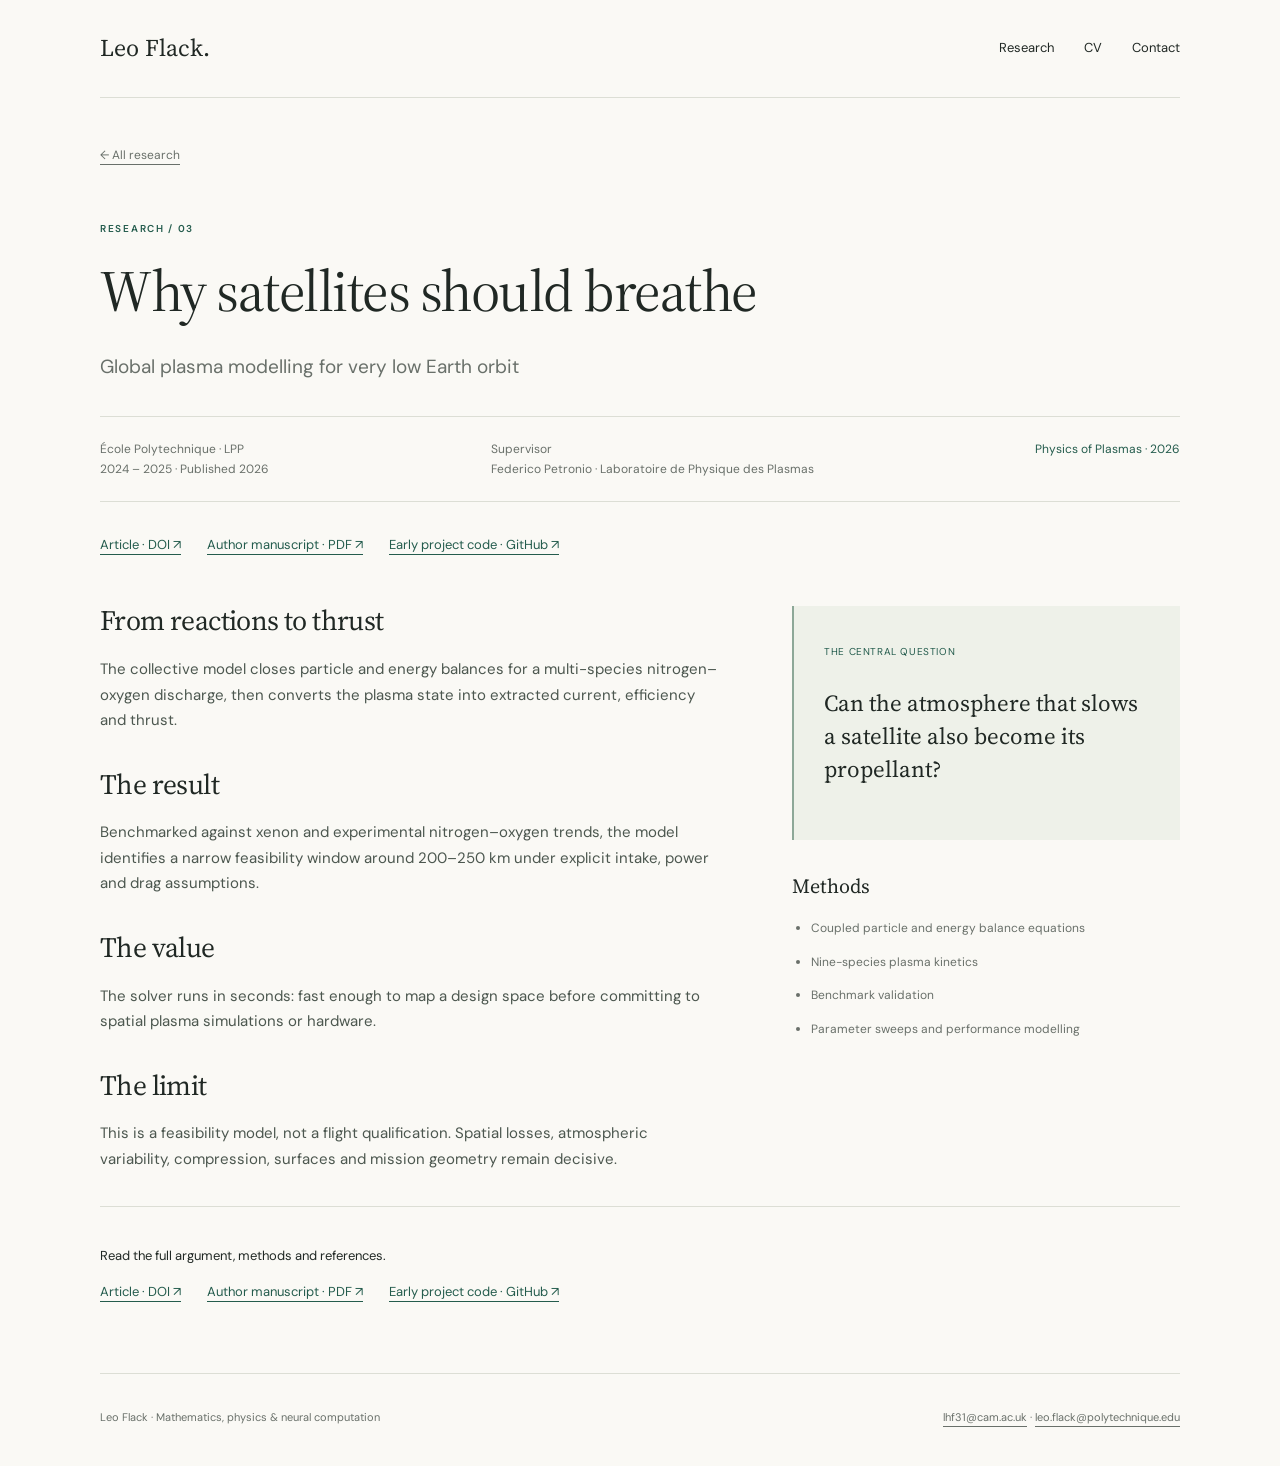
<file: research/plasma.html>
<!DOCTYPE html><html lang="en"><head><meta charSet="utf-8"/><meta name="viewport" content="width=device-width, initial-scale=1"/><link rel="stylesheet" href="/_next/static/css/index.B1SBXD-2.css" data-rsc-css-href="/_next/static/css/index.B1SBXD-2.css" data-precedence="vite-rsc/importer-resources"/><link rel="modulepreload" fetchPriority="low" href="/_next/static/chunks/index-D9K2POFD.js"/><script src="/_next/static/chunks/rolldown-runtime-C60lm6uB.js" type="module" async=""></script><script src="/_next/static/chunks/framework-BgSIrAUN.js" type="module" async=""></script><link rel="modulepreload" href="/_next/static/chunks/layout-segment-context-DqpqAu_x.js" crossorigin=""/><title>Why satellites should breathe | Leo Flack</title><meta name="description" content="We turned upper-atmosphere chemistry into a fast plasma model, then asked whether the resulting thrust could pay back atmospheric drag."/><meta name="robots" content="index, follow"/><meta name="googlebot" content="index, follow, max-image-preview:large, max-snippet:-1, max-video-preview:-1"/><meta property="og:title" content="Why satellites should breathe | Leo Flack"/><meta property="og:description" content="We turned upper-atmosphere chemistry into a fast plasma model, then asked whether the resulting thrust could pay back atmospheric drag."/><meta property="og:url" content="https://leof333.github.io/research/plasma.html"/><meta property="og:site_name" content="Leo Flack"/><meta property="og:type" content="article"/><meta name="twitter:card" content="summary"/><meta name="twitter:title" content="Why satellites should breathe | Leo Flack"/><meta name="twitter:description" content="We turned upper-atmosphere chemistry into a fast plasma model, then asked whether the resulting thrust could pay back atmospheric drag."/><link rel="shortcut icon" href="/favicon.svg"/><link rel="icon" href="/favicon.svg"/><link rel="canonical" href="https://leof333.github.io/research/plasma.html"/><script>Object.assign(((self[Symbol.for("vinext.navigationRuntime")]??={bootstrap:{routeManifest:null},functions:{}}).bootstrap.rsc??={rsc:[]}),{params:{"slug":"plasma"},nav:{"pathname":"/research/plasma","searchParams":[]}})</script><link rel="modulepreload" href="/_next/static/chunks/index-D9K2POFD.js" />
</head><body><a class="skip" href="#main">Skip to content</a><header><a class="wordmark" href="/">Leo Flack.</a><nav aria-label="Main navigation"><a href="/research.html">Research</a><a href="/cv.html">CV</a><a href="/#contact">Contact</a></nav></header><main id="main" class="detail"><a class="back" href="/research.html">← All research</a><p class="eyebrow">RESEARCH / <!-- -->03</p><h1>Why satellites should breathe</h1><p class="detail-subtitle">Global plasma modelling for very low Earth orbit</p><div class="detail-meta"><span>École Polytechnique · LPP<br/>2024 – 2025 · Published 2026</span><span>Supervisor<br/>Federico Petronio · Laboratoire de Physique des Plasmas</span><span class="status">Physics of Plasmas · 2026</span></div><div class="links documents"><a href="https://doi.org/10.1063/5.0327675">Article · DOI<!-- --> ↗</a><a href="/documents/plasma-article.pdf">Author manuscript · PDF<!-- --> ↗</a><a href="https://github.com/leoF333/AtmopropX__0D-global-model">Early project code · GitHub<!-- --> ↗</a></div><div class="detail-grid"><article><section><h2>From reactions to thrust</h2><p>The collective model closes particle and energy balances for a multi-species nitrogen–oxygen discharge, then converts the plasma state into extracted current, efficiency and thrust.</p></section><section><h2>The result</h2><p>Benchmarked against xenon and experimental nitrogen–oxygen trends, the model identifies a narrow feasibility window around 200–250 km under explicit intake, power and drag assumptions.</p></section><section><h2>The value</h2><p>The solver runs in seconds: fast enough to map a design space before committing to spatial plasma simulations or hardware.</p></section><section><h2>The limit</h2><p>This is a feasibility model, not a flight qualification. Spatial losses, atmospheric variability, compression, surfaces and mission geometry remain decisive.</p></section></article><aside><div class="research-note"><span class="note-label">THE CENTRAL QUESTION</span><p>Can the atmosphere that slows a satellite also become its propellant?</p></div><h3 class="small-heading">Methods</h3><ul class="method-list"><li>Coupled particle and energy balance equations</li><li>Nine-species plasma kinetics</li><li>Benchmark validation</li><li>Parameter sweeps and performance modelling</li></ul></aside></div><div class="detail-end"><p>Read the full argument, methods and references.</p><div class="links"><a href="https://doi.org/10.1063/5.0327675">Article · DOI<!-- --> ↗</a><a href="/documents/plasma-article.pdf">Author manuscript · PDF<!-- --> ↗</a><a href="https://github.com/leoF333/AtmopropX__0D-global-model">Early project code · GitHub<!-- --> ↗</a></div></div></main><footer><span>Leo Flack · Mathematics, physics &amp; neural computation</span><span><a href="mailto:lhf31@cam.ac.uk">lhf31@cam.ac.uk</a> · <a href="mailto:leo.flack@polytechnique.edu">leo.flack@polytechnique.edu</a></span></footer><script type="module" src="/_next/static/chunks/index-D9K2POFD.js" id="_R_" async=""></script><script>((self[Symbol.for("vinext.navigationRuntime")]??={bootstrap:{routeManifest:null},functions:{}}).bootstrap.rsc??={rsc:[]}).rsc.push("2:I[\"8c0f216c4604\",[],\"Children\",1]\n")</script><script>((self[Symbol.for("vinext.navigationRuntime")]??={bootstrap:{routeManifest:null},functions:{}}).bootstrap.rsc??={rsc:[]}).rsc.push("3:I[\"593f344dc510\",[],\"GlobalErrorBoundary\",1]\n")</script><script>((self[Symbol.for("vinext.navigationRuntime")]??={bootstrap:{routeManifest:null},functions:{}}).bootstrap.rsc??={rsc:[]}).rsc.push("4:I[\"0b874ad30386\",[],\"default\",1]\n")</script><script>((self[Symbol.for("vinext.navigationRuntime")]??={bootstrap:{routeManifest:null},functions:{}}).bootstrap.rsc??={rsc:[]}).rsc.push("5:I[\"593f344dc510\",[],\"ErrorBoundary\",1]\n")</script><script>((self[Symbol.for("vinext.navigationRuntime")]??={bootstrap:{routeManifest:null},functions:{}}).bootstrap.rsc??={rsc:[]}).rsc.push("6:I[\"15c18cfaeeff\",[],\"LayoutSegmentProvider\",1]\n")</script><script>((self[Symbol.for("vinext.navigationRuntime")]??={bootstrap:{routeManifest:null},functions:{}}).bootstrap.rsc??={rsc:[]}).rsc.push("7:I[\"8c0f216c4604\",[],\"Slot\",1]\n")</script><script>((self[Symbol.for("vinext.navigationRuntime")]??={bootstrap:{routeManifest:null},functions:{}}).bootstrap.rsc??={rsc:[]}).rsc.push("8:I[\"593f344dc510\",[],\"NotFoundBoundary\",1]\n")</script><script>((self[Symbol.for("vinext.navigationRuntime")]??={bootstrap:{routeManifest:null},functions:{}}).bootstrap.rsc??={rsc:[]}).rsc.push("9:I[\"9276801271d6\",[],\"AppRouterScrollTarget\",1]\n")</script><script>((self[Symbol.for("vinext.navigationRuntime")]??={bootstrap:{routeManifest:null},functions:{}}).bootstrap.rsc??={rsc:[]}).rsc.push("a:I[\"593f344dc510\",[],\"RedirectBoundary\",1]\n")</script><script>((self[Symbol.for("vinext.navigationRuntime")]??={bootstrap:{routeManifest:null},functions:{}}).bootstrap.rsc??={rsc:[]}).rsc.push(":HL[\"/_next/static/css/index.B1SBXD-2.css\",\"style\"     ]\n")</script><script>((self[Symbol.for("vinext.navigationRuntime")]??={bootstrap:{routeManifest:null},functions:{}}).bootstrap.rsc??={rsc:[]}).rsc.push("0:{\"__route\":\"route:/research/plasma\",\"__interceptionContext\":null,\"__layoutIds\":[\"layout:/\"],\"__rootLayout\":\"/\",\"__sourcePage\":\"/research/[slug]/page\",\"page:/research/plasma\":\"$L1\",\"layout:/\":[[[[\"$\",\"link\",\"css:/_next/static/css/index.B1SBXD-2.css\",{\"rel\":\"stylesheet\",\"precedence\":\"vite-rsc/importer-resources\",\"href\":\"/_next/static/css/index.B1SBXD-2.css\",\"data-rsc-css-href\":\"/_next/static/css/index.B1SBXD-2.css\"}],\"$undefined\"],[\"$\",\"html\",null,{\"lang\":\"en\",\"children\":[\"$\",\"body\",null,{\"children\":[[\"$\",\"a\",null,{\"className\":\"skip\",\"href\":\"#main\",\"children\":\"Skip to content\"}],[\"$\",\"header\",null,{\"children\":[[\"$\",\"a\",null,{\"className\":\"wordmark\",\"href\":\"/\",\"children\":\"Leo Flack.\"}],[\"$\",\"nav\",null,{\"aria-label\":\"Main navigation\",\"children\":[[\"$\",\"a\",null,{\"href\":\"/research.html\",\"children\":\"Research\"}],[\"$\",\"a\",null,{\"href\":\"/cv.html\",\"children\":\"CV\"}],[\"$\",\"a\",null,{\"href\":\"/#contact\",\"children\":\"Contact\"}]]}]]}],[\"$\",\"$L2\",null,{}],[\"$\",\"footer\",null,{\"children\":[[\"$\",\"span\",null,{\"children\":\"Leo Flack · Mathematics, physics \u0026 neural computation\"}],[\"$\",\"span\",null,{\"children\":[[\"$\",\"a\",null,{\"href\":\"mailto:lhf31@cam.ac.uk\",\"children\":\"lhf31@cam.ac.uk\"}],\" · \",[\"$\",\"a\",null,{\"href\":\"mailto:leo.flack@polytechnique.edu\",\"children\":\"leo.flack@polytechnique.edu\"}]]}]]}]]}]}]],null],\"route:/research/plasma\":[[[\"$\",\"meta\",null,{\"charSet\":\"utf-8\"}],[[\"$\",\"title\",\"0\",{\"children\":\"Why satellites should breathe | Leo Flack\"}],[\"$\",\"meta\",\"1\",{\"name\":\"description\",\"content\":\"We turned upper-atmosphere chemistry into a fast plasma model, then asked whether the resulting thrust could pay back atmospheric drag.\"}],[\"$\",\"meta\",\"2\",{\"name\":\"robots\",\"content\":\"index, follow\"}],[\"$\",\"meta\",\"3\",{\"name\":\"googlebot\",\"content\":\"index, follow, max-image-preview:large, max-snippet:-1, max-video-preview:-1\"}],[\"$\",\"meta\",\"4\",{\"property\":\"og:title\",\"content\":\"Why satellites should breathe | Leo Flack\"}],[\"$\",\"meta\",\"5\",{\"property\":\"og:description\",\"content\":\"We turned upper-atmosphere chemistry into a fast plasma model, then asked whether the resulting thrust could pay back atmospheric drag.\"}],[\"$\",\"meta\",\"6\",{\"property\":\"og:url\",\"content\":\"https://leof333.github.io/research/plasma.html\"}],[\"$\",\"meta\",\"7\",{\"property\":\"og:site_name\",\"content\":\"Leo Flack\"}],[\"$\",\"meta\",\"8\",{\"property\":\"og:type\",\"content\":\"article\"}],[\"$\",\"meta\",\"9\",{\"name\":\"twitter:card\",\"content\":\"summary\"}],[\"$\",\"meta\",\"10\",{\"name\":\"twitter:title\",\"content\":\"Why satellites should breathe | Leo Flack\"}],[\"$\",\"meta\",\"11\",{\"name\":\"twitter:description\",\"content\":\"We turned upper-atmosphere chemistry into a fast plasma model, then asked whether the resulting thrust could pay back atmospheric drag.\"}],[\"$\",\"link\",\"12\",{\"rel\":\"shortcut icon\",\"href\":\"/favicon.svg\"}],[\"$\",\"link\",\"13\",{\"rel\":\"icon\",\"href\":\"/favicon.svg\"}],[\"$\",\"link\",\"14\",{\"rel\":\"canonical\",\"href\":\"https://leof333.github.io/research/plasma.html\"}]],[[\"$\",\"meta\",\"0\",{\"name\":\"viewport\",\"content\":\"width=device-width, initial-scale=1\"}]]],[\"$\",\"$L3\",null,{\"fallback\":\"$4\",\"children\":[\"$\",\"$L5\",null,{\"fallback\":\"$4\",\"children\":[\"$\",\"$L6\",null,{\"providerId\":\"layout:/\",\"segmentMap\":{\"children\":[\"research\",\"plasma\"]},\"children\":[\"$\",\"$L7\",null,{\"id\":\"layout:/\",\"parallelSlots\":\"$undefined\",\"children\":[\"$\",\"$L8\",null,{\"resetKey\":\"research\",\"fallback\":[\"$\",\"main\",null,{\"id\":\"main\",\"className\":\"detail\",\"children\":[[\"$\",\"p\",null,{\"className\":\"eyebrow\",\"children\":\"404\"}],[\"$\",\"h1\",null,{\"children\":\"Page not found.\"}],[\"$\",\"p\",null,{\"children\":[\"$\",\"a\",null,{\"href\":\"/\",\"children\":\"Return to the research homepage →\"}]}]]}],\"children\":[\"$\",\"$L8\",null,{\"resetKey\":\"[\\\"research\\\",\\\"slug|plasma|d\\\"]\",\"fallback\":[\"$\",\"main\",null,{\"id\":\"main\",\"className\":\"detail\",\"children\":[[\"$\",\"p\",null,{\"className\":\"eyebrow\",\"children\":\"404\"}],[\"$\",\"h1\",null,{\"children\":\"Page not found.\"}],[\"$\",\"p\",null,{\"children\":[\"$\",\"a\",null,{\"href\":\"/\",\"children\":\"Return to the research homepage →\"}]}]]}],\"children\":[\"$\",\"$L9\",null,{\"children\":[\"$\",\"$La\",null,{\"children\":[[\"$\",\"$L6\",null,{\"providerId\":\"page:/research/plasma\",\"segmentMap\":{\"children\":[\"__PAGE__\"]},\"children\":[\"$\",\"$L7\",null,{\"id\":\"page:/research/plasma\"}]}],null]}]}]}]}]}]}]}]}],null,null],\"__layoutFlags\":{\"layout:/\":\"s\"},\"__artifactCompatibility\":{\"schemaVersion\":1,\"graphVersion\":\"app-route-graph:0181d8a83641d240\",\"deploymentVersion\":\"716c0e6e-2c27-453c-b804-6c4b40044a8e\",\"appElementsSchemaVersion\":1,\"rscPayloadSchemaVersion\":1,\"rootBoundaryId\":\"/\",\"renderEpoch\":null},\"__renderObservation\":{\"schemaVersion\":1,\"output\":{\"kind\":\"app-rsc\",\"mountedSlotsFingerprint\":null,\"renderEpoch\":null,\"rootBoundaryId\":\"/\",\"routeId\":\"route:/research/plasma\"},\"completeness\":\"partial\",\"boundaryOutcome\":{\"kind\":\"unknown\"},\"requestApis\":[{\"kind\":\"connection\",\"status\":\"unknown\"},{\"kind\":\"cookies\",\"status\":\"unknown\"},{\"kind\":\"draftMode\",\"status\":\"unknown\"},{\"kind\":\"headers\",\"status\":\"unknown\"},{\"kind\":\"params\",\"status\":\"observed\"},{\"kind\":\"searchParams\",\"status\":\"unknown\"}],\"dynamicFetches\":[],\"cacheTags\":[\"/research/plasma\",\"_N_T_/layout\",\"_N_T_/research/[slug]/layout\",\"_N_T_/research/[slug]/page\",\"_N_T_/research/layout\",\"_N_T_/research/plasma\"],\"pathTags\":[\"/research/plasma\"],\"cacheability\":\"unknown\",\"downgrade\":{\"target\":\"freshRender\",\"reasons\":[{\"code\":\"CP_DOWNGRADE_CACHEABILITY_UNKNOWN\",\"target\":\"freshRender\"},{\"code\":\"CP_DOWNGRADE_INCOMPLETE_OBSERVATION\",\"completeness\":\"partial\",\"target\":\"freshRender\"},{\"code\":\"CP_DOWNGRADE_UNKNOWN_REQUEST_API\",\"requestApi\":\"connection\",\"target\":\"freshRender\"},{\"code\":\"CP_DOWNGRADE_UNKNOWN_REQUEST_API\",\"requestApi\":\"cookies\",\"target\":\"freshRender\"},{\"code\":\"CP_DOWNGRADE_UNKNOWN_REQUEST_API\",\"requestApi\":\"draftMode\",\"target\":\"freshRender\"},{\"code\":\"CP_DOWNGRADE_UNKNOWN_REQUEST_API\",\"requestApi\":\"headers\",\"target\":\"freshRender\"},{\"code\":\"CP_DOWNGRADE_PUBLIC_REQUEST_API\",\"requestApi\":\"params\",\"target\":\"publicVariant\"},{\"code\":\"CP_DOWNGRADE_UNKNOWN_REQUEST_API\",\"requestApi\":\"searchParams\",\"target\":\"freshRender\"}],\"fallback\":{\"kind\":\"breakerFallback\",\"code\":\"CP_PRIVATE_DYNAMIC_DOWNGRADE\",\"mode\":\"renderFresh\",\"scope\":\"affectedOutput\",\"fields\":{\"reasonCodes\":[\"CP_DOWNGRADE_CACHEABILITY_UNKNOWN\",\"CP_DOWNGRADE_INCOMPLETE_OBSERVATION\",\"CP_DOWNGRADE_UNKNOWN_REQUEST_API\",\"CP_DOWNGRADE_UNKNOWN_REQUEST_API\",\"CP_DOWNGRADE_UNKNOWN_REQUEST_API\",\"CP_DOWNGRADE_UNKNOWN_REQUEST_API\",\"CP_DOWNGRADE_PUBLIC_REQUEST_API\",\"CP_DOWNGRADE_UNKNOWN_REQUEST_API\"],\"target\":\"freshRender\"}},\"isPublicCacheCandidate\":false}}}\n")</script><script>((self[Symbol.for("vinext.navigationRuntime")]??={bootstrap:{routeManifest:null},functions:{}}).bootstrap.rsc??={rsc:[]}).rsc.push("1:[\"$\",\"main\",null,{\"id\":\"main\",\"className\":\"detail\",\"children\":[[\"$\",\"a\",null,{\"className\":\"back\",\"href\":\"/research.html\",\"children\":\"← All research\"}],[\"$\",\"p\",null,{\"className\":\"eyebrow\",\"children\":[\"RESEARCH / \",\"03\"]}],[\"$\",\"h1\",null,{\"children\":\"Why satellites should breathe\"}],[\"$\",\"p\",null,{\"className\":\"detail-subtitle\",\"children\":\"Global plasma modelling for very low Earth orbit\"}],[\"$\",\"div\",null,{\"className\":\"detail-meta\",\"children\":[[\"$\",\"span\",null,{\"children\":[\"École Polytechnique · LPP\",[\"$\",\"br\",null,{}],\"2024 – 2025 · Published 2026\"]}],[\"$\",\"span\",null,{\"children\":[\"Supervisor\",[\"$\",\"br\",null,{}],\"Federico Petronio · Laboratoire de Physique des Plasmas\"]}],[\"$\",\"span\",null,{\"className\":\"status\",\"children\":\"Physics of Plasmas · 2026\"}]]}],[\"$\",\"div\",null,{\"className\":\"links documents\",\"children\":[[\"$\",\"a\",\"https://doi.org/10.1063/5.0327675\",{\"href\":\"https://doi.org/10.1063/5.0327675\",\"children\":[\"Article · DOI\",\" ↗\"]}],[\"$\",\"a\",\"/documents/plasma-article.pdf\",{\"href\":\"/documents/plasma-article.pdf\",\"children\":[\"Author manuscript · PDF\",\" ↗\"]}],[\"$\",\"a\",\"https://github.com/leoF333/AtmopropX__0D-global-model\",{\"href\":\"https://github.com/leoF333/AtmopropX__0D-global-model\",\"children\":[\"Early project code · GitHub\",\" ↗\"]}]]}],[\"$\",\"div\",null,{\"className\":\"detail-grid\",\"children\":[[\"$\",\"article\",null,{\"children\":[[\"$\",\"section\",\"From reactions to thrust\",{\"children\":[[\"$\",\"h2\",null,{\"children\":\"From reactions to thrust\"}],[\"$\",\"p\",null,{\"children\":\"The collective model closes particle and energy balances for a multi-species nitrogen–oxygen discharge, then converts the plasma state into extracted current, efficiency and thrust.\"}]]}],[\"$\",\"section\",\"The result\",{\"children\":[[\"$\",\"h2\",null,{\"children\":\"The result\"}],[\"$\",\"p\",null,{\"children\":\"Benchmarked against xenon and experimental nitrogen–oxygen trends, the model identifies a narrow feasibility window around 200–250 km under explicit intake, power and drag assumptions.\"}]]}],[\"$\",\"section\",\"The value\",{\"children\":[[\"$\",\"h2\",null,{\"children\":\"The value\"}],[\"$\",\"p\",null,{\"children\":\"The solver runs in seconds: fast enough to map a design space before committing to spatial plasma simulations or hardware.\"}]]}],[\"$\",\"section\",\"The limit\",{\"children\":[[\"$\",\"h2\",null,{\"children\":\"The limit\"}],[\"$\",\"p\",null,{\"children\":\"This is a feasibility model, not a flight qualification. Spatial losses, atmospheric variability, compression, surfaces and mission geometry remain decisive.\"}]]}]]}],[\"$\",\"aside\",null,{\"children\":[[\"$\",\"div\",null,{\"className\":\"research-note\",\"children\":[[\"$\",\"span\",null,{\"className\":\"note-label\",\"children\":\"THE CENTRAL QUESTION\"}],[\"$\",\"p\",null,{\"children\":\"Can the atmosphere that slows a satellite also become its propellant?\"}]]}],[\"$\",\"h3\",null,{\"className\":\"small-heading\",\"children\":\"Methods\"}],[\"$\",\"ul\",null,{\"className\":\"method-list\",\"children\":[[\"$\",\"li\",\"Coupled particle and energy balance equations\",{\"children\":\"Coupled particle and energy balance equations\"}],[\"$\",\"li\",\"Nine-species plasma kinetics\",{\"children\":\"Nine-species plasma kinetics\"}],[\"$\",\"li\",\"Benchmark validation\",{\"children\":\"Benchmark validation\"}],[\"$\",\"li\",\"Parameter sweeps and performance modelling\",{\"children\":\"Parameter sweeps and performance modelling\"}]]}]]}]]}],\"\",[\"$\",\"div\",null,{\"className\":\"detail-end\",\"children\":[[\"$\",\"p\",null,{\"children\":\"Read the full argument, methods and references.\"}],[\"$\",\"div\",null,{\"className\":\"links\",\"children\":[[\"$\",\"a\",\"https://doi.org/10.1063/5.0327675\",{\"href\":\"https://doi.org/10.1063/5.0327675\",\"children\":[\"Article · DOI\",\" ↗\"]}],[\"$\",\"a\",\"/documents/plasma-article.pdf\",{\"href\":\"/documents/plasma-article.pdf\",\"children\":[\"Author manuscript · PDF\",\" ↗\"]}],[\"$\",\"a\",\"https://github.com/leoF333/AtmopropX__0D-global-model\",{\"href\":\"https://github.com/leoF333/AtmopropX__0D-global-model\",\"children\":[\"Early project code · GitHub\",\" ↗\"]}]]}]]}]]}]\n")</script><script>Object.assign(((self[Symbol.for("vinext.navigationRuntime")]??={bootstrap:{routeManifest:null},functions:{}}).bootstrap.rsc??={rsc:[]}),{"initialCacheKind":"static"});((self[Symbol.for("vinext.navigationRuntime")]??={bootstrap:{routeManifest:null},functions:{}}).bootstrap.rsc??={rsc:[]}).done=true</script></body></html>
</file>
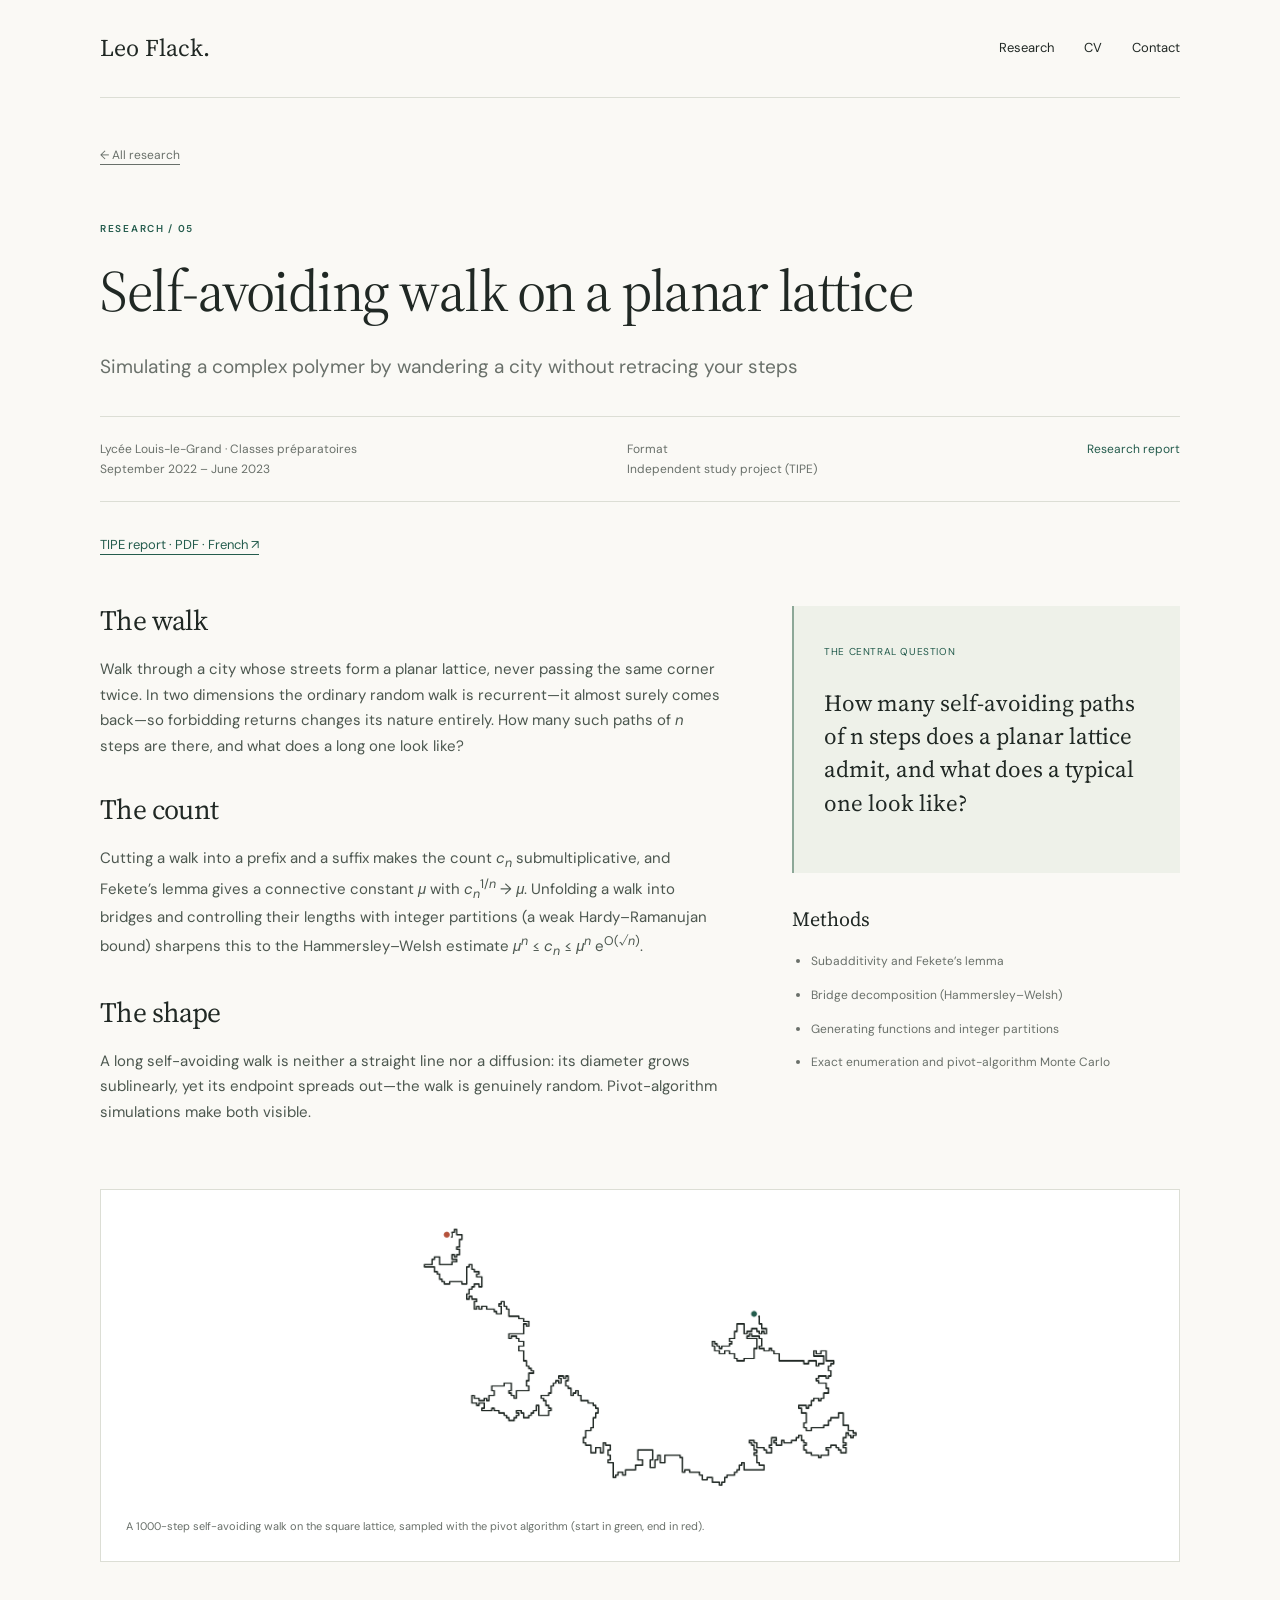
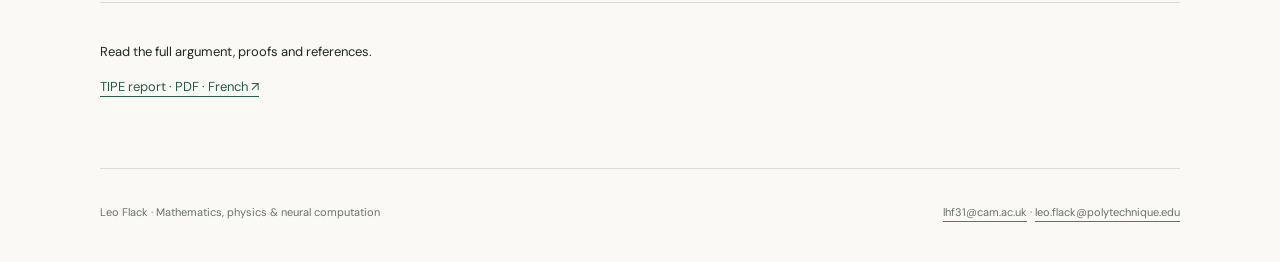
<file: research/self-avoiding-walks.html>
<!DOCTYPE html><html lang="en"><head><meta charSet="utf-8"/><meta name="viewport" content="width=device-width, initial-scale=1"/><link rel="preload" href="/figures/amoeba.png" as="image"/><link rel="stylesheet" href="/_next/static/css/index.B1SBXD-2.css" data-rsc-css-href="/_next/static/css/index.B1SBXD-2.css" data-precedence="vite-rsc/importer-resources"/><title>Self-avoiding walk on a planar lattice | Leo Flack</title><meta name="description" content="Simulating a complex polymer by wandering a city without retracing your steps: the connective constant, the Hammersley–Welsh bound and the shape of long self-avoiding walks."/><meta name="robots" content="index, follow"/><meta name="googlebot" content="index, follow, max-image-preview:large, max-snippet:-1, max-video-preview:-1"/><meta property="og:title" content="Self-avoiding walk on a planar lattice | Leo Flack"/><meta property="og:description" content="Simulating a complex polymer by wandering a city without retracing your steps: the connective constant, the Hammersley–Welsh bound and the shape of long self-avoiding walks."/><meta property="og:url" content="https://leof333.github.io/research/self-avoiding-walks.html"/><meta property="og:site_name" content="Leo Flack"/><meta property="og:type" content="article"/><meta name="twitter:card" content="summary"/><meta name="twitter:title" content="Self-avoiding walk on a planar lattice | Leo Flack"/><meta name="twitter:description" content="Simulating a complex polymer by wandering a city without retracing your steps: the connective constant, the Hammersley–Welsh bound and the shape of long self-avoiding walks."/><link rel="shortcut icon" href="/favicon.svg"/><link rel="icon" href="/favicon.svg"/><link rel="canonical" href="https://leof333.github.io/research/self-avoiding-walks.html"/>
</head><body><a class="skip" href="#main">Skip to content</a><header><a class="wordmark" href="/">Leo Flack.</a><nav aria-label="Main navigation"><a href="/research.html">Research</a><a href="/cv.html">CV</a><a href="/#contact">Contact</a></nav></header><main id="main" class="detail"><a class="back" href="/research.html">← All research</a><p class="eyebrow">RESEARCH / 05</p><h1>Self-avoiding walk on a planar lattice</h1><p class="detail-subtitle">Simulating a complex polymer by wandering a city without retracing your steps</p><div class="detail-meta"><span>Lycée Louis-le-Grand · Classes préparatoires<br/>September 2022 – June 2023</span><span>Format<br/>Independent study project (TIPE)</span><span class="status">Research report</span></div><div class="links documents"><a href="/documents/self-avoiding-walks.pdf">TIPE report · PDF · French ↗</a></div><div class="detail-grid"><article><section><h2>The walk</h2><p>Walk through a city whose streets form a planar lattice, never passing the same corner twice. In two dimensions the ordinary random walk is recurrent—it almost surely comes back—so forbidding returns changes its nature entirely. How many such paths of <i>n</i> steps are there, and what does a long one look like?</p></section><section><h2>The count</h2><p>Cutting a walk into a prefix and a suffix makes the count <i>c<sub>n</sub></i> submultiplicative, and Fekete’s lemma gives a connective constant <i>μ</i> with <i>c<sub>n</sub></i><sup>1/<i>n</i></sup> → <i>μ</i>. Unfolding a walk into bridges and controlling their lengths with integer partitions (a weak Hardy–Ramanujan bound) sharpens this to the Hammersley–Welsh estimate <i>μ<sup>n</sup></i> ≤ <i>c<sub>n</sub></i> ≤ <i>μ<sup>n</sup></i> e<sup>O(√<i>n</i>)</sup>.</p></section><section><h2>The shape</h2><p>A long self-avoiding walk is neither a straight line nor a diffusion: its diameter grows sublinearly, yet its endpoint spreads out—the walk is genuinely random. Pivot-algorithm simulations make both visible.</p></section></article><aside><div class="research-note"><span class="note-label">THE CENTRAL QUESTION</span><p>How many self-avoiding paths of n steps does a planar lattice admit, and what does a typical one look like?</p></div><h3 class="small-heading">Methods</h3><ul class="method-list"><li>Subadditivity and Fekete’s lemma</li><li>Bridge decomposition (Hammersley–Welsh)</li><li>Generating functions and integer partitions</li><li>Exact enumeration and pivot-algorithm Monte Carlo</li></ul></aside></div><figure class="project-figure compact"><img src="/figures/self-avoiding-walk.png" alt="A 1000-step self-avoiding walk on the square lattice, wandering across the plane without ever touching itself." width="970" height="599"/><figcaption>A 1000-step self-avoiding walk on the square lattice, sampled with the pivot algorithm (start in green, end in red).</figcaption></figure><div class="detail-end"><p>Read the full argument, proofs and references.</p><div class="links"><a href="/documents/self-avoiding-walks.pdf">TIPE report · PDF · French ↗</a></div></div></main><footer><span>Leo Flack · Mathematics, physics &amp; neural computation</span><span><a href="mailto:lhf31@cam.ac.uk">lhf31@cam.ac.uk</a> · <a href="mailto:leo.flack@polytechnique.edu">leo.flack@polytechnique.edu</a></span></footer></body></html>
</file>
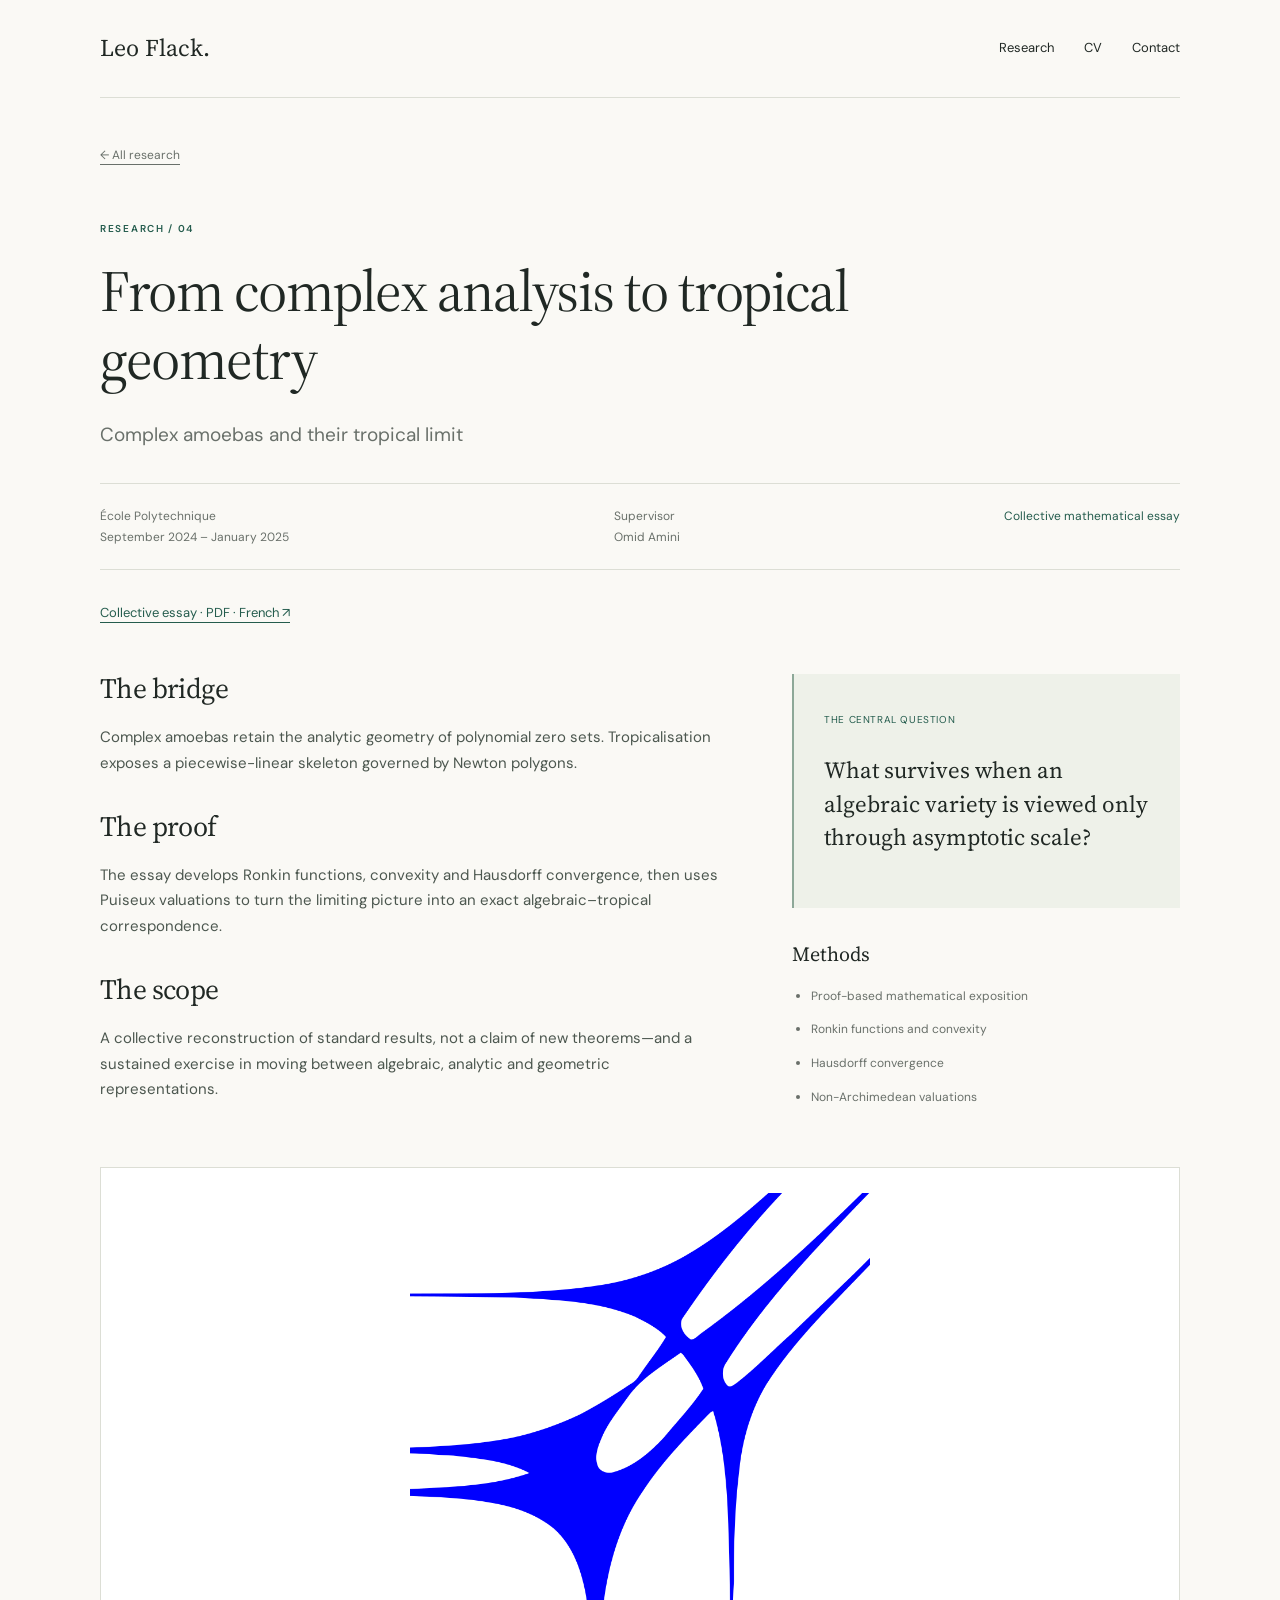
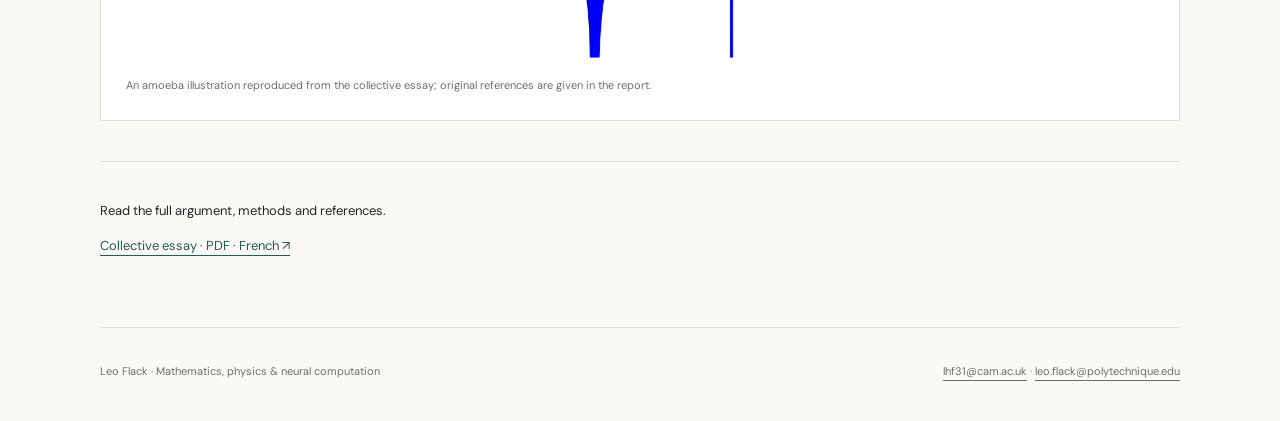
<file: research/tropical.html>
<!DOCTYPE html><html lang="en"><head><meta charSet="utf-8"/><meta name="viewport" content="width=device-width, initial-scale=1"/><link rel="preload" href="/figures/amoeba.png" as="image"/><link rel="stylesheet" href="/_next/static/css/index.B1SBXD-2.css" data-rsc-css-href="/_next/static/css/index.B1SBXD-2.css" data-precedence="vite-rsc/importer-resources"/><link rel="modulepreload" fetchPriority="low" href="/_next/static/chunks/index-D9K2POFD.js"/><script src="/_next/static/chunks/rolldown-runtime-C60lm6uB.js" type="module" async=""></script><script src="/_next/static/chunks/framework-BgSIrAUN.js" type="module" async=""></script><link rel="modulepreload" href="/_next/static/chunks/layout-segment-context-DqpqAu_x.js" crossorigin=""/><title>From complex analysis to tropical geometry | Leo Flack</title><meta name="description" content="A complex zero set can collapse into a piecewise-linear skeleton. This essay follows the proof—from amoebas and Ronkin functions to valuations."/><meta name="robots" content="index, follow"/><meta name="googlebot" content="index, follow, max-image-preview:large, max-snippet:-1, max-video-preview:-1"/><meta property="og:title" content="From complex analysis to tropical geometry | Leo Flack"/><meta property="og:description" content="A complex zero set can collapse into a piecewise-linear skeleton. This essay follows the proof—from amoebas and Ronkin functions to valuations."/><meta property="og:url" content="https://leof333.github.io/research/tropical.html"/><meta property="og:site_name" content="Leo Flack"/><meta property="og:type" content="article"/><meta name="twitter:card" content="summary"/><meta name="twitter:title" content="From complex analysis to tropical geometry | Leo Flack"/><meta name="twitter:description" content="A complex zero set can collapse into a piecewise-linear skeleton. This essay follows the proof—from amoebas and Ronkin functions to valuations."/><link rel="shortcut icon" href="/favicon.svg"/><link rel="icon" href="/favicon.svg"/><link rel="canonical" href="https://leof333.github.io/research/tropical.html"/><script>Object.assign(((self[Symbol.for("vinext.navigationRuntime")]??={bootstrap:{routeManifest:null},functions:{}}).bootstrap.rsc??={rsc:[]}),{params:{"slug":"tropical"},nav:{"pathname":"/research/tropical","searchParams":[]}})</script><link rel="modulepreload" href="/_next/static/chunks/index-D9K2POFD.js" />
</head><body><a class="skip" href="#main">Skip to content</a><header><a class="wordmark" href="/">Leo Flack.</a><nav aria-label="Main navigation"><a href="/research.html">Research</a><a href="/cv.html">CV</a><a href="/#contact">Contact</a></nav></header><main id="main" class="detail"><a class="back" href="/research.html">← All research</a><p class="eyebrow">RESEARCH / <!-- -->04</p><h1>From complex analysis to tropical geometry</h1><p class="detail-subtitle">Complex amoebas and their tropical limit</p><div class="detail-meta"><span>École Polytechnique<br/>September 2024 – January 2025</span><span>Supervisor<br/>Omid Amini</span><span class="status">Collective mathematical essay</span></div><div class="links documents"><a href="/documents/tropical-geometry.pdf">Collective essay · PDF · French<!-- --> ↗</a></div><div class="detail-grid"><article><section><h2>The bridge</h2><p>Complex amoebas retain the analytic geometry of polynomial zero sets. Tropicalisation exposes a piecewise-linear skeleton governed by Newton polygons.</p></section><section><h2>The proof</h2><p>The essay develops Ronkin functions, convexity and Hausdorff convergence, then uses Puiseux valuations to turn the limiting picture into an exact algebraic–tropical correspondence.</p></section><section><h2>The scope</h2><p>A collective reconstruction of standard results, not a claim of new theorems—and a sustained exercise in moving between algebraic, analytic and geometric representations.</p></section></article><aside><div class="research-note"><span class="note-label">THE CENTRAL QUESTION</span><p>What survives when an algebraic variety is viewed only through asymptotic scale?</p></div><h3 class="small-heading">Methods</h3><ul class="method-list"><li>Proof-based mathematical exposition</li><li>Ronkin functions and convexity</li><li>Hausdorff convergence</li><li>Non-Archimedean valuations</li></ul></aside></div><figure class="project-figure compact"><img src="/figures/amoeba.png" alt="A complex amoeba with three extended arms in logarithmic coordinates."/><figcaption>An amoeba illustration reproduced from the collective essay; original references are given in the report.</figcaption></figure><div class="detail-end"><p>Read the full argument, methods and references.</p><div class="links"><a href="/documents/tropical-geometry.pdf">Collective essay · PDF · French<!-- --> ↗</a></div></div></main><footer><span>Leo Flack · Mathematics, physics &amp; neural computation</span><span><a href="mailto:lhf31@cam.ac.uk">lhf31@cam.ac.uk</a> · <a href="mailto:leo.flack@polytechnique.edu">leo.flack@polytechnique.edu</a></span></footer><script type="module" src="/_next/static/chunks/index-D9K2POFD.js" id="_R_" async=""></script><script>((self[Symbol.for("vinext.navigationRuntime")]??={bootstrap:{routeManifest:null},functions:{}}).bootstrap.rsc??={rsc:[]}).rsc.push("2:I[\"8c0f216c4604\",[],\"Children\",1]\n")</script><script>((self[Symbol.for("vinext.navigationRuntime")]??={bootstrap:{routeManifest:null},functions:{}}).bootstrap.rsc??={rsc:[]}).rsc.push("3:I[\"593f344dc510\",[],\"GlobalErrorBoundary\",1]\n")</script><script>((self[Symbol.for("vinext.navigationRuntime")]??={bootstrap:{routeManifest:null},functions:{}}).bootstrap.rsc??={rsc:[]}).rsc.push("4:I[\"0b874ad30386\",[],\"default\",1]\n")</script><script>((self[Symbol.for("vinext.navigationRuntime")]??={bootstrap:{routeManifest:null},functions:{}}).bootstrap.rsc??={rsc:[]}).rsc.push("5:I[\"593f344dc510\",[],\"ErrorBoundary\",1]\n")</script><script>((self[Symbol.for("vinext.navigationRuntime")]??={bootstrap:{routeManifest:null},functions:{}}).bootstrap.rsc??={rsc:[]}).rsc.push("6:I[\"15c18cfaeeff\",[],\"LayoutSegmentProvider\",1]\n")</script><script>((self[Symbol.for("vinext.navigationRuntime")]??={bootstrap:{routeManifest:null},functions:{}}).bootstrap.rsc??={rsc:[]}).rsc.push("7:I[\"8c0f216c4604\",[],\"Slot\",1]\n")</script><script>((self[Symbol.for("vinext.navigationRuntime")]??={bootstrap:{routeManifest:null},functions:{}}).bootstrap.rsc??={rsc:[]}).rsc.push("8:I[\"593f344dc510\",[],\"NotFoundBoundary\",1]\n")</script><script>((self[Symbol.for("vinext.navigationRuntime")]??={bootstrap:{routeManifest:null},functions:{}}).bootstrap.rsc??={rsc:[]}).rsc.push("9:I[\"9276801271d6\",[],\"AppRouterScrollTarget\",1]\n")</script><script>((self[Symbol.for("vinext.navigationRuntime")]??={bootstrap:{routeManifest:null},functions:{}}).bootstrap.rsc??={rsc:[]}).rsc.push("a:I[\"593f344dc510\",[],\"RedirectBoundary\",1]\n")</script><script>((self[Symbol.for("vinext.navigationRuntime")]??={bootstrap:{routeManifest:null},functions:{}}).bootstrap.rsc??={rsc:[]}).rsc.push(":HL[\"/_next/static/css/index.B1SBXD-2.css\",\"style\"     ]\n")</script><script>((self[Symbol.for("vinext.navigationRuntime")]??={bootstrap:{routeManifest:null},functions:{}}).bootstrap.rsc??={rsc:[]}).rsc.push("0:{\"__route\":\"route:/research/tropical\",\"__interceptionContext\":null,\"__layoutIds\":[\"layout:/\"],\"__rootLayout\":\"/\",\"__sourcePage\":\"/research/[slug]/page\",\"page:/research/tropical\":\"$L1\",\"layout:/\":[[[[\"$\",\"link\",\"css:/_next/static/css/index.B1SBXD-2.css\",{\"rel\":\"stylesheet\",\"precedence\":\"vite-rsc/importer-resources\",\"href\":\"/_next/static/css/index.B1SBXD-2.css\",\"data-rsc-css-href\":\"/_next/static/css/index.B1SBXD-2.css\"}],\"$undefined\"],[\"$\",\"html\",null,{\"lang\":\"en\",\"children\":[\"$\",\"body\",null,{\"children\":[[\"$\",\"a\",null,{\"className\":\"skip\",\"href\":\"#main\",\"children\":\"Skip to content\"}],[\"$\",\"header\",null,{\"children\":[[\"$\",\"a\",null,{\"className\":\"wordmark\",\"href\":\"/\",\"children\":\"Leo Flack.\"}],[\"$\",\"nav\",null,{\"aria-label\":\"Main navigation\",\"children\":[[\"$\",\"a\",null,{\"href\":\"/research.html\",\"children\":\"Research\"}],[\"$\",\"a\",null,{\"href\":\"/cv.html\",\"children\":\"CV\"}],[\"$\",\"a\",null,{\"href\":\"/#contact\",\"children\":\"Contact\"}]]}]]}],[\"$\",\"$L2\",null,{}],[\"$\",\"footer\",null,{\"children\":[[\"$\",\"span\",null,{\"children\":\"Leo Flack · Mathematics, physics \u0026 neural computation\"}],[\"$\",\"span\",null,{\"children\":[[\"$\",\"a\",null,{\"href\":\"mailto:lhf31@cam.ac.uk\",\"children\":\"lhf31@cam.ac.uk\"}],\" · \",[\"$\",\"a\",null,{\"href\":\"mailto:leo.flack@polytechnique.edu\",\"children\":\"leo.flack@polytechnique.edu\"}]]}]]}]]}]}]],null],\"route:/research/tropical\":[[[\"$\",\"meta\",null,{\"charSet\":\"utf-8\"}],[[\"$\",\"title\",\"0\",{\"children\":\"From complex analysis to tropical geometry | Leo Flack\"}],[\"$\",\"meta\",\"1\",{\"name\":\"description\",\"content\":\"A complex zero set can collapse into a piecewise-linear skeleton. This essay follows the proof—from amoebas and Ronkin functions to valuations.\"}],[\"$\",\"meta\",\"2\",{\"name\":\"robots\",\"content\":\"index, follow\"}],[\"$\",\"meta\",\"3\",{\"name\":\"googlebot\",\"content\":\"index, follow, max-image-preview:large, max-snippet:-1, max-video-preview:-1\"}],[\"$\",\"meta\",\"4\",{\"property\":\"og:title\",\"content\":\"From complex analysis to tropical geometry | Leo Flack\"}],[\"$\",\"meta\",\"5\",{\"property\":\"og:description\",\"content\":\"A complex zero set can collapse into a piecewise-linear skeleton. This essay follows the proof—from amoebas and Ronkin functions to valuations.\"}],[\"$\",\"meta\",\"6\",{\"property\":\"og:url\",\"content\":\"https://leof333.github.io/research/tropical.html\"}],[\"$\",\"meta\",\"7\",{\"property\":\"og:site_name\",\"content\":\"Leo Flack\"}],[\"$\",\"meta\",\"8\",{\"property\":\"og:type\",\"content\":\"article\"}],[\"$\",\"meta\",\"9\",{\"name\":\"twitter:card\",\"content\":\"summary\"}],[\"$\",\"meta\",\"10\",{\"name\":\"twitter:title\",\"content\":\"From complex analysis to tropical geometry | Leo Flack\"}],[\"$\",\"meta\",\"11\",{\"name\":\"twitter:description\",\"content\":\"A complex zero set can collapse into a piecewise-linear skeleton. This essay follows the proof—from amoebas and Ronkin functions to valuations.\"}],[\"$\",\"link\",\"12\",{\"rel\":\"shortcut icon\",\"href\":\"/favicon.svg\"}],[\"$\",\"link\",\"13\",{\"rel\":\"icon\",\"href\":\"/favicon.svg\"}],[\"$\",\"link\",\"14\",{\"rel\":\"canonical\",\"href\":\"https://leof333.github.io/research/tropical.html\"}]],[[\"$\",\"meta\",\"0\",{\"name\":\"viewport\",\"content\":\"width=device-width, initial-scale=1\"}]]],[\"$\",\"$L3\",null,{\"fallback\":\"$4\",\"children\":[\"$\",\"$L5\",null,{\"fallback\":\"$4\",\"children\":[\"$\",\"$L6\",null,{\"providerId\":\"layout:/\",\"segmentMap\":{\"children\":[\"research\",\"tropical\"]},\"children\":[\"$\",\"$L7\",null,{\"id\":\"layout:/\",\"parallelSlots\":\"$undefined\",\"children\":[\"$\",\"$L8\",null,{\"resetKey\":\"research\",\"fallback\":[\"$\",\"main\",null,{\"id\":\"main\",\"className\":\"detail\",\"children\":[[\"$\",\"p\",null,{\"className\":\"eyebrow\",\"children\":\"404\"}],[\"$\",\"h1\",null,{\"children\":\"Page not found.\"}],[\"$\",\"p\",null,{\"children\":[\"$\",\"a\",null,{\"href\":\"/\",\"children\":\"Return to the research homepage →\"}]}]]}],\"children\":[\"$\",\"$L8\",null,{\"resetKey\":\"[\\\"research\\\",\\\"slug|tropical|d\\\"]\",\"fallback\":[\"$\",\"main\",null,{\"id\":\"main\",\"className\":\"detail\",\"children\":[[\"$\",\"p\",null,{\"className\":\"eyebrow\",\"children\":\"404\"}],[\"$\",\"h1\",null,{\"children\":\"Page not found.\"}],[\"$\",\"p\",null,{\"children\":[\"$\",\"a\",null,{\"href\":\"/\",\"children\":\"Return to the research homepage →\"}]}]]}],\"children\":[\"$\",\"$L9\",null,{\"children\":[\"$\",\"$La\",null,{\"children\":[[\"$\",\"$L6\",null,{\"providerId\":\"page:/research/tropical\",\"segmentMap\":{\"children\":[\"__PAGE__\"]},\"children\":[\"$\",\"$L7\",null,{\"id\":\"page:/research/tropical\"}]}],null]}]}]}]}]}]}]}]}],null,null],\"__layoutFlags\":{\"layout:/\":\"s\"},\"__artifactCompatibility\":{\"schemaVersion\":1,\"graphVersion\":\"app-route-graph:0181d8a83641d240\",\"deploymentVersion\":\"716c0e6e-2c27-453c-b804-6c4b40044a8e\",\"appElementsSchemaVersion\":1,\"rscPayloadSchemaVersion\":1,\"rootBoundaryId\":\"/\",\"renderEpoch\":null},\"__renderObservation\":{\"schemaVersion\":1,\"output\":{\"kind\":\"app-rsc\",\"mountedSlotsFingerprint\":null,\"renderEpoch\":null,\"rootBoundaryId\":\"/\",\"routeId\":\"route:/research/tropical\"},\"completeness\":\"partial\",\"boundaryOutcome\":{\"kind\":\"unknown\"},\"requestApis\":[{\"kind\":\"connection\",\"status\":\"unknown\"},{\"kind\":\"cookies\",\"status\":\"unknown\"},{\"kind\":\"draftMode\",\"status\":\"unknown\"},{\"kind\":\"headers\",\"status\":\"unknown\"},{\"kind\":\"params\",\"status\":\"observed\"},{\"kind\":\"searchParams\",\"status\":\"unknown\"}],\"dynamicFetches\":[],\"cacheTags\":[\"/research/tropical\",\"_N_T_/layout\",\"_N_T_/research/[slug]/layout\",\"_N_T_/research/[slug]/page\",\"_N_T_/research/layout\",\"_N_T_/research/tropical\"],\"pathTags\":[\"/research/tropical\"],\"cacheability\":\"unknown\",\"downgrade\":{\"target\":\"freshRender\",\"reasons\":[{\"code\":\"CP_DOWNGRADE_CACHEABILITY_UNKNOWN\",\"target\":\"freshRender\"},{\"code\":\"CP_DOWNGRADE_INCOMPLETE_OBSERVATION\",\"completeness\":\"partial\",\"target\":\"freshRender\"},{\"code\":\"CP_DOWNGRADE_UNKNOWN_REQUEST_API\",\"requestApi\":\"connection\",\"target\":\"freshRender\"},{\"code\":\"CP_DOWNGRADE_UNKNOWN_REQUEST_API\",\"requestApi\":\"cookies\",\"target\":\"freshRender\"},{\"code\":\"CP_DOWNGRADE_UNKNOWN_REQUEST_API\",\"requestApi\":\"draftMode\",\"target\":\"freshRender\"},{\"code\":\"CP_DOWNGRADE_UNKNOWN_REQUEST_API\",\"requestApi\":\"headers\",\"target\":\"freshRender\"},{\"code\":\"CP_DOWNGRADE_PUBLIC_REQUEST_API\",\"requestApi\":\"params\",\"target\":\"publicVariant\"},{\"code\":\"CP_DOWNGRADE_UNKNOWN_REQUEST_API\",\"requestApi\":\"searchParams\",\"target\":\"freshRender\"}],\"fallback\":{\"kind\":\"breakerFallback\",\"code\":\"CP_PRIVATE_DYNAMIC_DOWNGRADE\",\"mode\":\"renderFresh\",\"scope\":\"affectedOutput\",\"fields\":{\"reasonCodes\":[\"CP_DOWNGRADE_CACHEABILITY_UNKNOWN\",\"CP_DOWNGRADE_INCOMPLETE_OBSERVATION\",\"CP_DOWNGRADE_UNKNOWN_REQUEST_API\",\"CP_DOWNGRADE_UNKNOWN_REQUEST_API\",\"CP_DOWNGRADE_UNKNOWN_REQUEST_API\",\"CP_DOWNGRADE_UNKNOWN_REQUEST_API\",\"CP_DOWNGRADE_PUBLIC_REQUEST_API\",\"CP_DOWNGRADE_UNKNOWN_REQUEST_API\"],\"target\":\"freshRender\"}},\"isPublicCacheCandidate\":false}}}\n")</script><script>((self[Symbol.for("vinext.navigationRuntime")]??={bootstrap:{routeManifest:null},functions:{}}).bootstrap.rsc??={rsc:[]}).rsc.push(":HL[\"/figures/amoeba.png\",\"image\"]\n")</script><script>((self[Symbol.for("vinext.navigationRuntime")]??={bootstrap:{routeManifest:null},functions:{}}).bootstrap.rsc??={rsc:[]}).rsc.push("1:[\"$\",\"main\",null,{\"id\":\"main\",\"className\":\"detail\",\"children\":[[\"$\",\"a\",null,{\"className\":\"back\",\"href\":\"/research.html\",\"children\":\"← All research\"}],[\"$\",\"p\",null,{\"className\":\"eyebrow\",\"children\":[\"RESEARCH / \",\"04\"]}],[\"$\",\"h1\",null,{\"children\":\"From complex analysis to tropical geometry\"}],[\"$\",\"p\",null,{\"className\":\"detail-subtitle\",\"children\":\"Complex amoebas and their tropical limit\"}],[\"$\",\"div\",null,{\"className\":\"detail-meta\",\"children\":[[\"$\",\"span\",null,{\"children\":[\"École Polytechnique\",[\"$\",\"br\",null,{}],\"September 2024 – January 2025\"]}],[\"$\",\"span\",null,{\"children\":[\"Supervisor\",[\"$\",\"br\",null,{}],\"Omid Amini\"]}],[\"$\",\"span\",null,{\"className\":\"status\",\"children\":\"Collective mathematical essay\"}]]}],[\"$\",\"div\",null,{\"className\":\"links documents\",\"children\":[[\"$\",\"a\",\"/documents/tropical-geometry.pdf\",{\"href\":\"/documents/tropical-geometry.pdf\",\"children\":[\"Collective essay · PDF · French\",\" ↗\"]}]]}],[\"$\",\"div\",null,{\"className\":\"detail-grid\",\"children\":[[\"$\",\"article\",null,{\"children\":[[\"$\",\"section\",\"The bridge\",{\"children\":[[\"$\",\"h2\",null,{\"children\":\"The bridge\"}],[\"$\",\"p\",null,{\"children\":\"Complex amoebas retain the analytic geometry of polynomial zero sets. Tropicalisation exposes a piecewise-linear skeleton governed by Newton polygons.\"}]]}],[\"$\",\"section\",\"The proof\",{\"children\":[[\"$\",\"h2\",null,{\"children\":\"The proof\"}],[\"$\",\"p\",null,{\"children\":\"The essay develops Ronkin functions, convexity and Hausdorff convergence, then uses Puiseux valuations to turn the limiting picture into an exact algebraic–tropical correspondence.\"}]]}],[\"$\",\"section\",\"The scope\",{\"children\":[[\"$\",\"h2\",null,{\"children\":\"The scope\"}],[\"$\",\"p\",null,{\"children\":\"A collective reconstruction of standard results, not a claim of new theorems—and a sustained exercise in moving between algebraic, analytic and geometric representations.\"}]]}]]}],[\"$\",\"aside\",null,{\"children\":[[\"$\",\"div\",null,{\"className\":\"research-note\",\"children\":[[\"$\",\"span\",null,{\"className\":\"note-label\",\"children\":\"THE CENTRAL QUESTION\"}],[\"$\",\"p\",null,{\"children\":\"What survives when an algebraic variety is viewed only through asymptotic scale?\"}]]}],[\"$\",\"h3\",null,{\"className\":\"small-heading\",\"children\":\"Methods\"}],[\"$\",\"ul\",null,{\"className\":\"method-list\",\"children\":[[\"$\",\"li\",\"Proof-based mathematical exposition\",{\"children\":\"Proof-based mathematical exposition\"}],[\"$\",\"li\",\"Ronkin functions and convexity\",{\"children\":\"Ronkin functions and convexity\"}],[\"$\",\"li\",\"Hausdorff convergence\",{\"children\":\"Hausdorff convergence\"}],[\"$\",\"li\",\"Non-Archimedean valuations\",{\"children\":\"Non-Archimedean valuations\"}]]}]]}]]}],[\"$\",\"figure\",null,{\"className\":\"project-figure compact\",\"children\":[[\"$\",\"img\",null,{\"src\":\"/figures/amoeba.png\",\"alt\":\"A complex amoeba with three extended arms in logarithmic coordinates.\"}],[\"$\",\"figcaption\",null,{\"children\":\"An amoeba illustration reproduced from the collective essay; original references are given in the report.\"}]]}],[\"$\",\"div\",null,{\"className\":\"detail-end\",\"children\":[[\"$\",\"p\",null,{\"children\":\"Read the full argument, methods and references.\"}],[\"$\",\"div\",null,{\"className\":\"links\",\"children\":[[\"$\",\"a\",\"/documents/tropical-geometry.pdf\",{\"href\":\"/documents/tropical-geometry.pdf\",\"children\":[\"Collective essay · PDF · French\",\" ↗\"]}]]}]]}]]}]\n")</script><script>Object.assign(((self[Symbol.for("vinext.navigationRuntime")]??={bootstrap:{routeManifest:null},functions:{}}).bootstrap.rsc??={rsc:[]}),{"initialCacheKind":"static"});((self[Symbol.for("vinext.navigationRuntime")]??={bootstrap:{routeManifest:null},functions:{}}).bootstrap.rsc??={rsc:[]}).done=true</script></body></html>
</file>
<file: _next/static/css/index.B1SBXD-2.css>
@import "https://fonts.googleapis.com/css2?family=DM+Sans:wght@400;500;600;700&family=Source+Serif+4:wght@400;500;600&display=swap";:root{--bg:#faf9f5;--ink:#202824;--muted:#69706a;--accent:#245c4d;--line:#dcded5;--panel:#eef1e9}*{box-sizing:border-box}html{scroll-behavior:smooth;scroll-padding-top:90px}body{background:var(--bg);color:var(--ink);margin:0;font:16px/1.7 DM Sans,Arial,sans-serif}a{color:inherit;text-underline-offset:5px;text-decoration-thickness:1px}a:hover{color:var(--accent)}:is(a:focus-visible,summary:focus-visible){outline:2px solid var(--accent);outline-offset:6px}header,main,footer{width:min(1080px,100% - 96px);margin:auto}header{border-bottom:1px solid var(--line);justify-content:space-between;align-items:center;min-height:98px;display:flex}.wordmark{font-family:"Source Serif 4",Georgia,serif;font-size:24px;text-decoration:none}nav{gap:30px;font-size:13px;display:flex}nav a{text-decoration:none}.skip{z-index:5;background:#fff;padding:10px;position:absolute;top:-100px;left:16px}.skip:focus{top:10px}.intro{grid-template-columns:minmax(0,1fr) 132px;align-items:start;gap:48px;padding:78px 0 76px;display:grid}.intro-copy{min-width:0}.portrait{justify-self:end;width:128px;margin:66px 0 0;position:relative}.portrait img{aspect-ratio:390/493;object-fit:cover;filter:saturate(.84)contrast(1.02);width:100%;height:auto;display:block}.eyebrow{letter-spacing:.17em;color:var(--accent);font-size:10px;font-weight:600}h1,h2,h3,.lead{font-family:"Source Serif 4",Georgia,serif;font-weight:400;line-height:1.17}h1{letter-spacing:-3px;margin:20px 0 26px;font-size:76px}.lead{letter-spacing:-.6px;margin:0 0 26px;font-size:34px}.intro-text{color:#505a53;max-width:630px;font-size:16px}.affiliation{color:var(--muted);margin:24px 0;font-size:12px}.links{flex-wrap:wrap;gap:26px;font-size:13px;display:flex}.links a{color:var(--accent)}.section-heading{border-top:1px solid var(--line);justify-content:space-between;align-items:center;padding-top:18px;display:flex}.section-heading>span{color:var(--muted);font-size:11px}.project{border-bottom:1px solid var(--line);grid-template-columns:1.1fr 1fr;gap:70px;padding:40px 0;display:grid}.project-meta{letter-spacing:.11em;color:var(--muted);font-size:10px}h2{letter-spacing:-.6px;margin:14px 0 20px;font-size:34px}.project p:not(.project-meta):not(.tags){color:#566056;font-size:14px}.tags{color:var(--muted);margin-top:24px;font-size:10px}.research-note{background:var(--panel);border-left:2px solid #8da898;align-self:center;padding:30px}.note-label,.note-foot{letter-spacing:.06em;color:var(--accent);font-size:10px}.research-note p{font-family:"Source Serif 4",Georgia,serif;line-height:1.45;color:var(--ink)!important;font-size:24px!important}footer{border-top:1px solid var(--line);color:var(--muted);justify-content:space-between;gap:24px;margin-top:70px;padding:34px 0 40px;font-size:11px;display:flex}@media (max-width:820px){.intro{grid-template-columns:minmax(0,1fr) 112px;gap:30px}.portrait{width:108px;margin-top:60px}h1{font-size:64px}.lead{font-size:29px}}@media (max-width:700px){header,main,footer{width:calc(100% - 40px)}header{gap:20px;min-height:82px}nav{gap:16px;font-size:12px}.intro{padding:52px 0;display:block;position:relative}.portrait{width:82px;margin:0;position:absolute;top:58px;right:0}.intro h1,.intro .eyebrow{padding-right:102px}h1{font-size:58px}.lead{font-size:28px}.project{grid-template-columns:1fr;gap:20px;padding:30px 0}.links{gap:18px}footer{flex-direction:column}}@media (prefers-reduced-motion:reduce){html{scroll-behavior:auto}}.section-heading h2{margin:10px 0;font-family:DM Sans,Arial,sans-serif;line-height:1.7}.project-title{text-decoration:none}.project-title:hover{text-decoration:underline;text-decoration-thickness:1px}.status-label{letter-spacing:.04em;margin:24px 0 0;color:var(--accent)!important;font-size:10px!important}.about{grid-template-columns:1fr 1fr;gap:80px;padding:68px 0;display:grid}.about p{color:#566056;font-size:14px}.about .eyebrow{color:var(--accent);font-size:10px}.about a{font-size:13px}.contact{background:var(--panel);padding:44px}.contact p:not(.eyebrow){color:#566056;max-width:670px;font-size:14px}.contact .links{margin-top:26px}.detail,.cv{padding-top:42px}.back{color:var(--muted);margin-bottom:45px;font-size:12px;display:inline-block}.detail>h1{letter-spacing:-1.5px;max-width:850px;font-size:58px}.detail-subtitle{color:var(--muted);font-size:19px}.detail-meta{border-top:1px solid var(--line);border-bottom:1px solid var(--line);color:var(--muted);justify-content:space-between;gap:40px;margin:32px 0;padding:22px 0;font-size:12px;display:flex}.status{color:var(--accent)}.documents{padding:0 0 34px}.detail-grid{grid-template-columns:minmax(0,1.6fr) minmax(0,1fr);gap:72px;display:grid}.detail-grid article section{margin-bottom:34px}.detail-grid h2{font-size:28px}.detail-grid article p{color:#4c574f;font-size:15px}.detail-grid aside{padding-top:16px}.detail-grid .research-note p{font-size:23px!important}.small-heading{margin-top:35px;font-size:20px}.method-list{color:var(--muted);padding-left:19px;font-size:12px;line-height:1.8}.method-list li{margin-bottom:12px}.project-figure{border:1px solid var(--line);background:#fff;margin:30px 0 40px;padding:25px}.project-figure img{width:100%;height:auto;display:block}.project-figure.compact img{max-width:460px;margin:auto}figcaption{color:var(--muted);max-width:760px;margin-top:18px;font-size:11px}.detail-end{border-top:1px solid var(--line);padding-top:25px;font-size:13px}.cv h1{letter-spacing:-2px;margin-bottom:22px;font-size:64px}.cv-hero{border-top:0!important;margin-top:0!important;padding:30px 0 40px!important}.cv-intro{color:#4c574f;max-width:780px;font-family:"Source Serif 4",Georgia,serif;line-height:1.5;font-size:24px!important}.cv-facts{border-top:1px solid var(--line);border-bottom:1px solid var(--line);flex-wrap:wrap;gap:0;margin:28px 0 24px;display:flex}.cv-facts span{color:var(--muted);letter-spacing:.03em;margin-right:24px;padding:12px 24px 12px 0;font-size:11px}.cv-facts span+span{border-left:1px solid var(--line);padding-left:24px}.cv section{border-top:1px solid var(--line);margin-top:20px;padding:30px 0 28px}.cv section>h2{margin-top:0;font-size:28px}.cv section>p,.plain-list,.cv-columns p{color:#566056;font-size:14px}.cv-row{grid-template-columns:160px 1fr;gap:30px;padding:18px 0;display:grid}.cv-row>span{color:var(--muted);letter-spacing:.02em;padding-top:4px;font-size:11px}.cv-row h3{margin:0 0 4px;font-family:DM Sans,Arial,sans-serif;font-size:15px;font-weight:600}.cv-row p{color:#566056;max-width:800px;margin:0 0 7px;font-size:13px}.cv-row .cv-role{color:var(--accent);letter-spacing:.02em;font-size:11px}.cv-row a,.cv-publication a{color:var(--accent);font-size:12px}.cv-research{padding:22px 0}.cv-research+.cv-research{border-top:1px dotted var(--line)}.cv-publication{grid-template-columns:160px 1fr;gap:30px;padding:14px 0;display:grid}.cv-publication span{color:var(--muted);font-size:11px}.cv-publication p{color:#566056;margin:0;font-size:13px}.cv-columns{grid-template-columns:1fr 1fr;gap:80px;display:grid}.cv-columns>div>h2{margin-top:0;font-size:28px}.plain-list{padding-left:18px}.plain-list li{margin-bottom:10px}.cv-interests{margin-top:20px}@media (max-width:700px){.about,.detail-grid,.cv-columns{grid-template-columns:1fr;gap:18px}.about{padding:44px 0}.contact{padding:26px}.detail>h1{font-size:42px}.detail-meta{flex-direction:column;gap:16px}.detail-grid aside{border-top:1px solid var(--line);padding:24px 0}.cv h1{font-size:48px}.cv-intro{font-size:20px!important}.cv-facts{display:grid}.cv-facts span,.cv-facts span+span{border-left:0;border-top:1px solid var(--line);margin:0;padding:10px 0}.cv-facts span:first-child{border-top:0}.cv-row,.cv-publication{grid-template-columns:1fr;gap:6px}.project-figure{padding:10px}.back{margin-bottom:28px}}@media print{header,footer,.links,.back{display:none}body{background:#fff}main{width:100%}.detail-grid{display:block}.contact{background:#fff}a{text-decoration:none}.project-figure{break-inside:avoid}}.quantum{border-top:1px solid var(--line);grid-template-columns:1fr 1fr;gap:80px;padding:42px 0 58px;display:grid}.quantum p{color:#566056;font-size:14px}.quantum .eyebrow{color:var(--accent);font-size:10px}@media (max-width:700px){.quantum{grid-template-columns:1fr;gap:12px;padding:30px 0 40px}}
</file>
